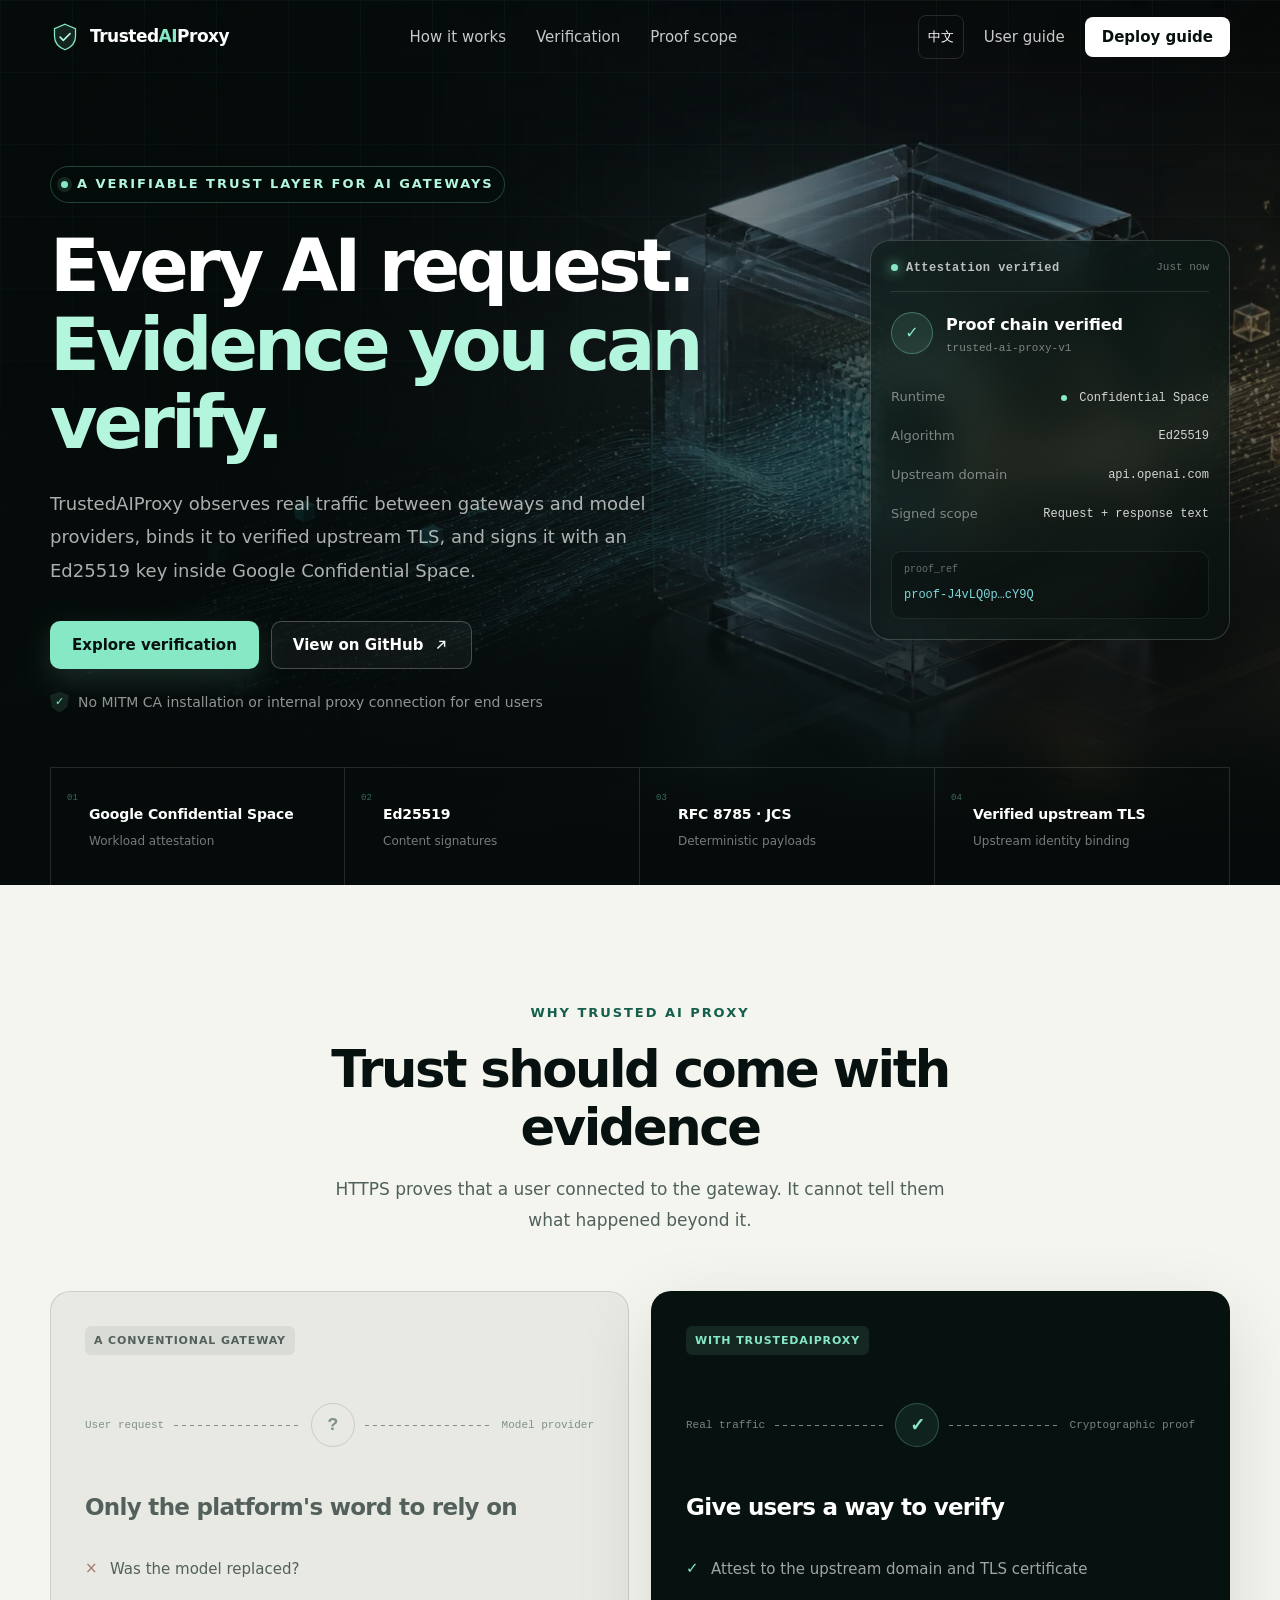
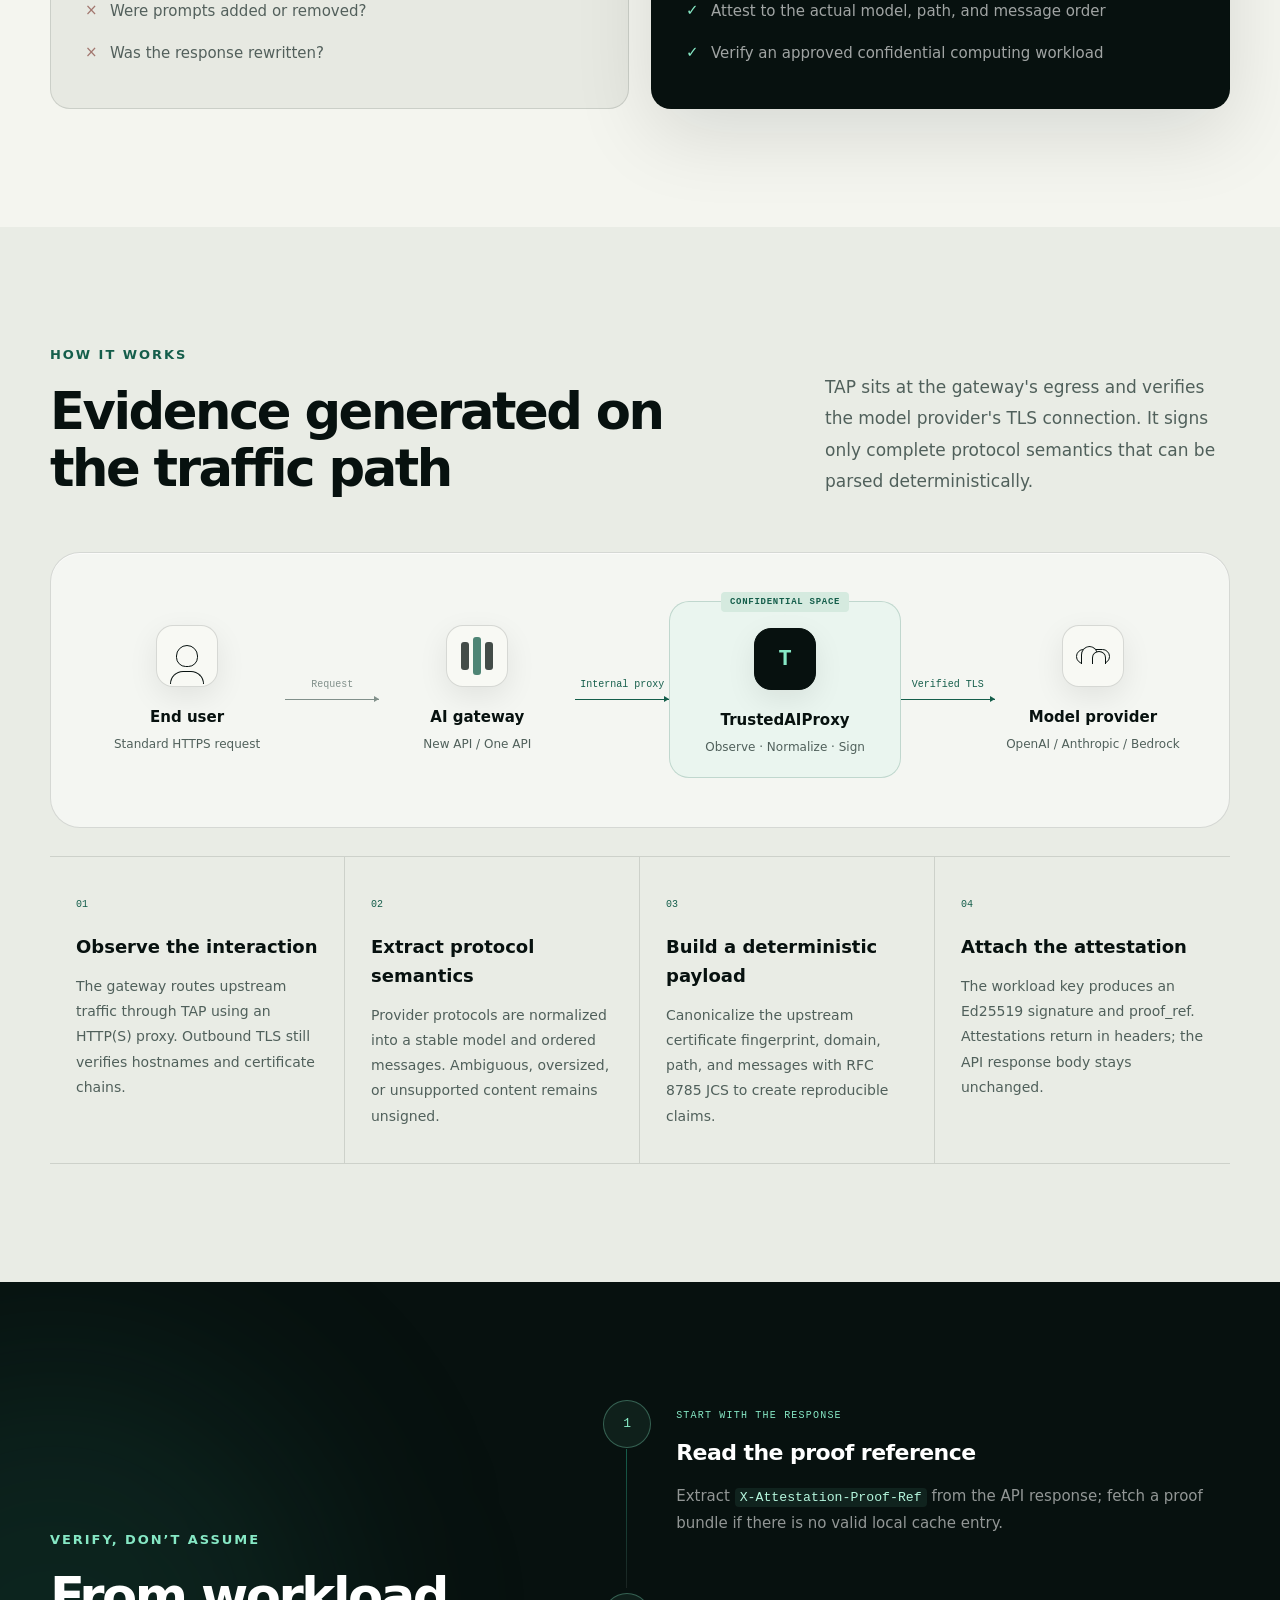
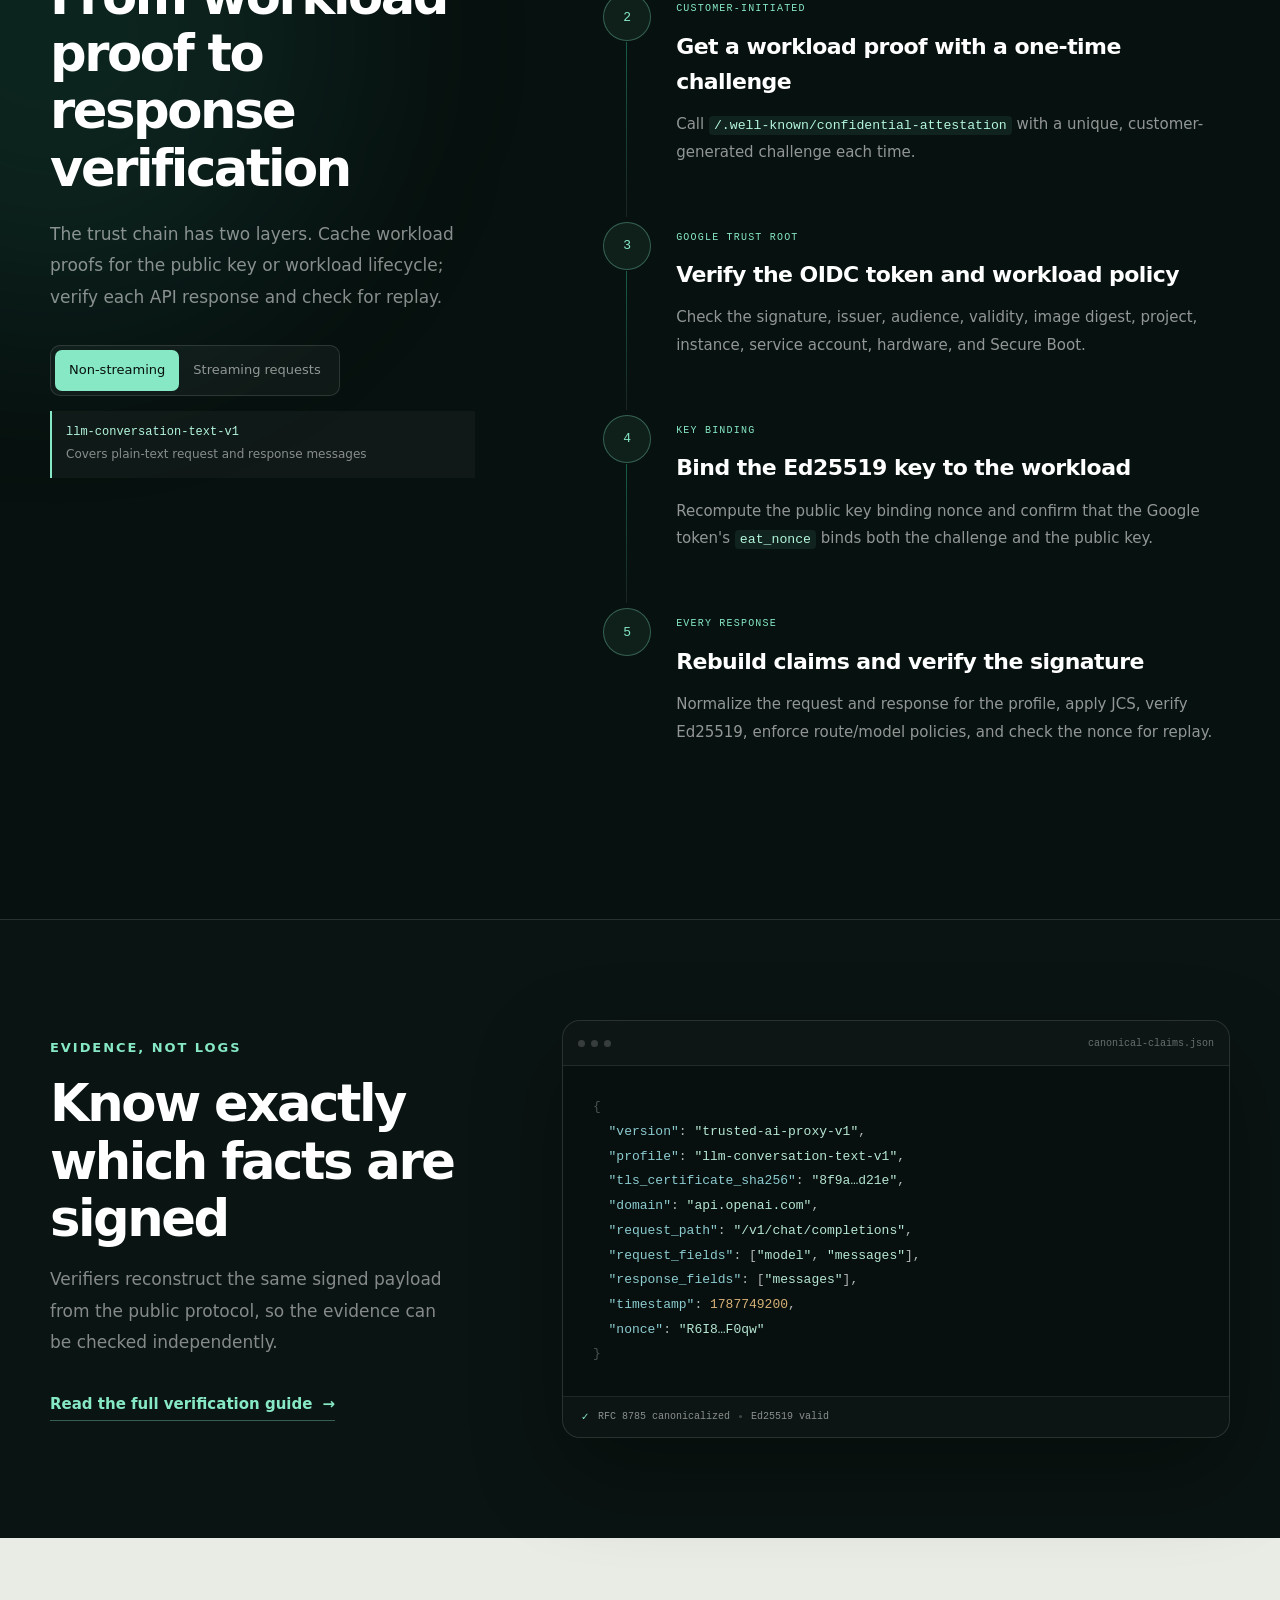
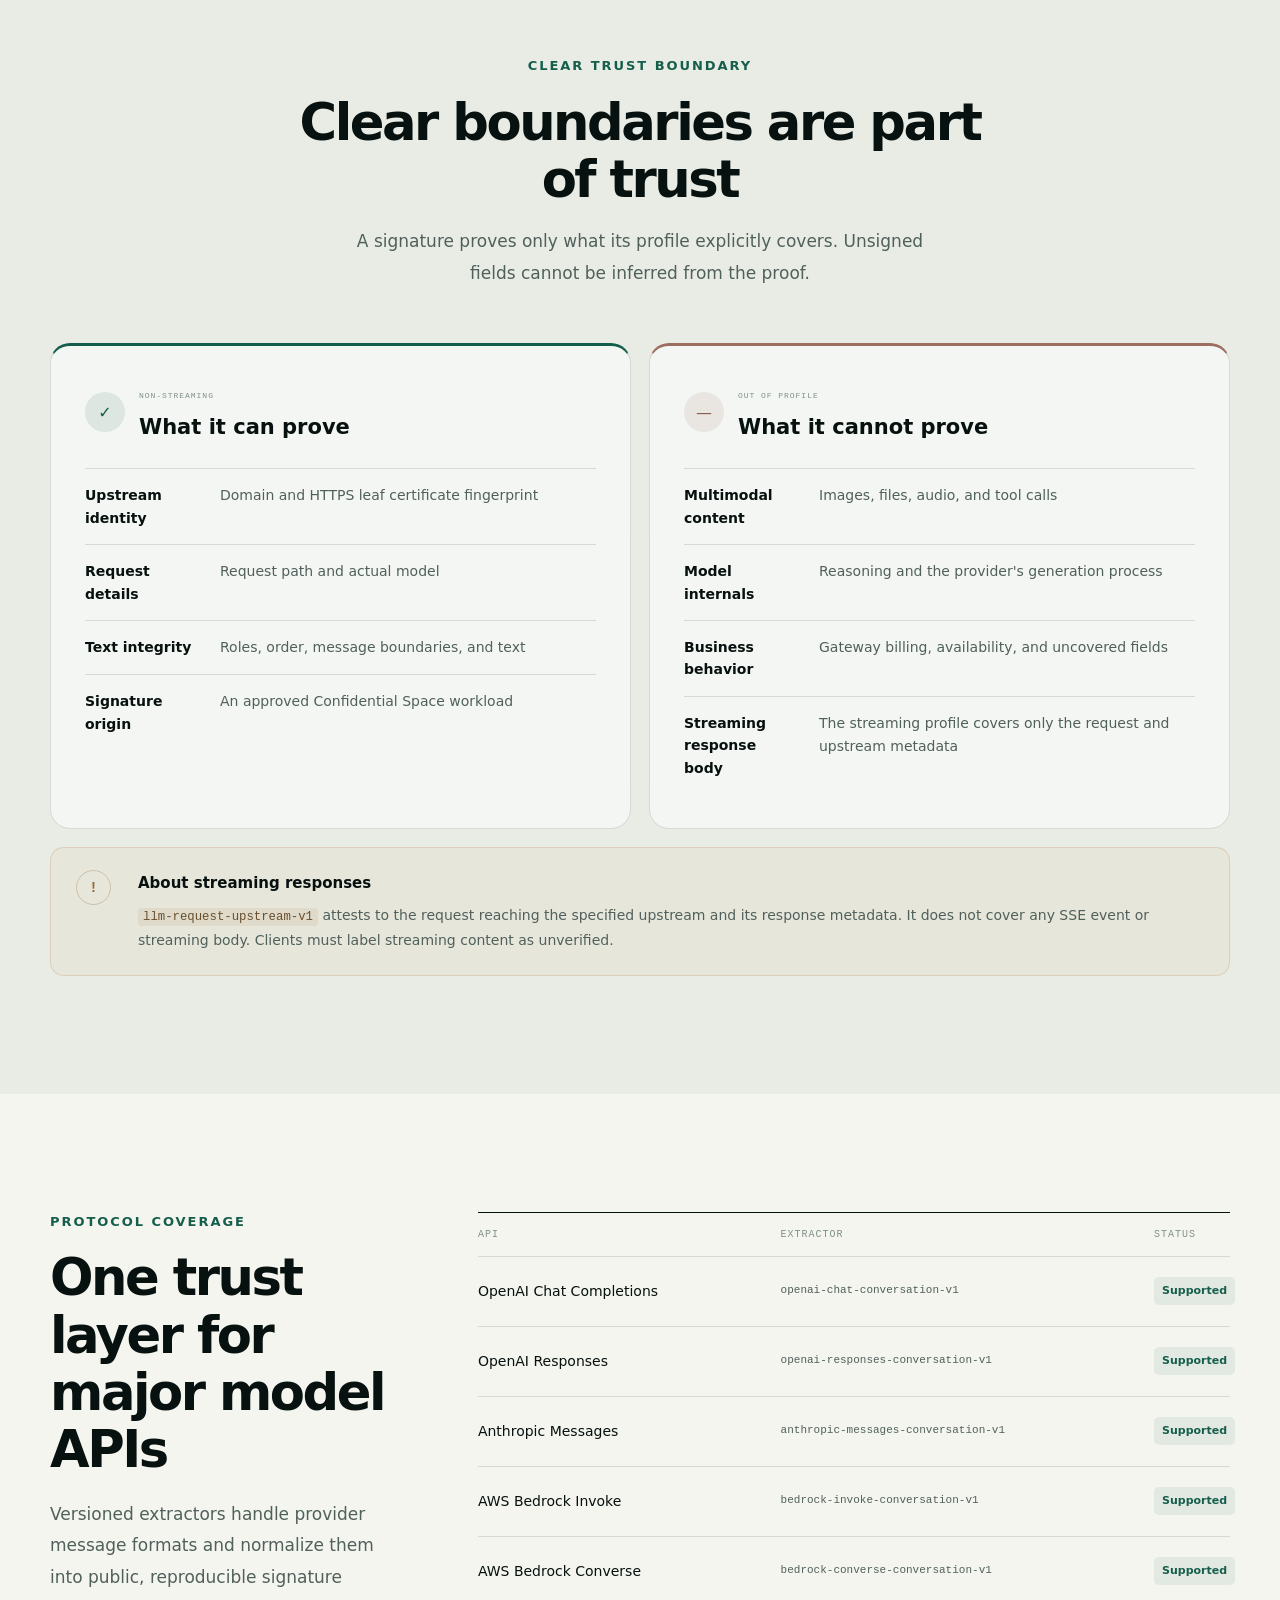
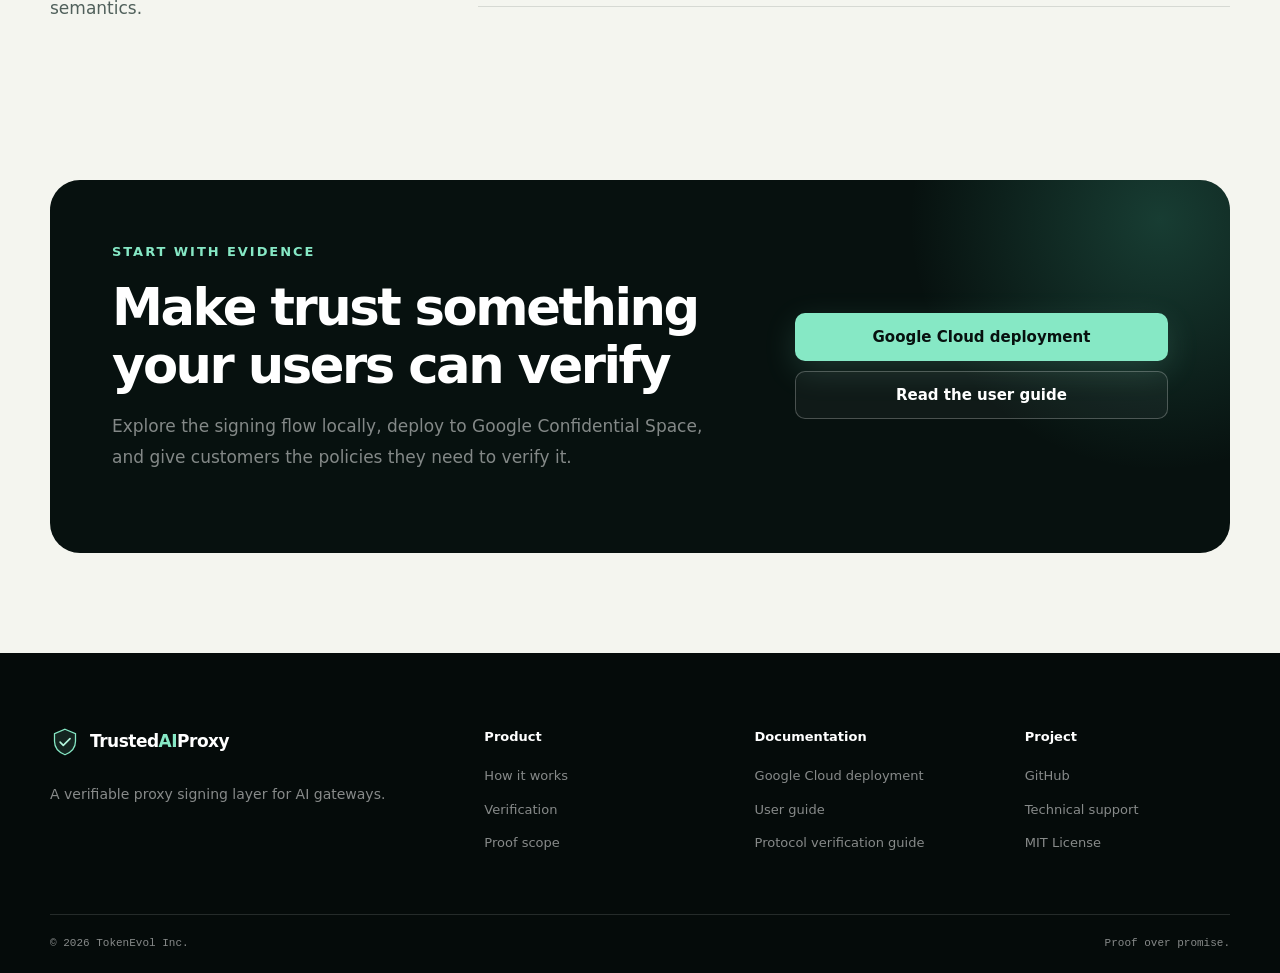
<file: website/index.html>
<!doctype html>
<html lang="en">
  <head>
    <meta charset="UTF-8" />
    <meta name="viewport" content="width=device-width, initial-scale=1" />
    <meta
      name="description"
      content="TrustedAIProxy provides independently verifiable request and response attestations for AI gateways, using Google Confidential Space, Ed25519, and verified upstream TLS."
    />
    <link rel="alternate" hreflang="en" href="index.html" />
    <link rel="alternate" hreflang="zh-CN" href="zh/index.html" />
    <link rel="alternate" hreflang="x-default" href="index.html" />
    <meta name="theme-color" content="#07110f" />
    <meta property="og:title" content="TrustedAIProxy | Verifiable evidence for AI gateways" />
    <meta
      property="og:description"
      content="Give users evidence they can verify for themselves."
    />
    <title>TrustedAIProxy | Verifiable AI Gateway Attestations</title>
    <script>document.documentElement.classList.add("js")</script>
    <link rel="stylesheet" href="assets/styles.css" />
    <script defer src="assets/site.js"></script>
  </head>
  <body>
    <a class="skip-link" href="#main">Skip to main content</a>
    <header class="site-header" data-header>
      <div class="shell header-inner">
        <a class="brand" href="index.html" aria-label="TrustedAIProxy home">
          <svg class="brand-mark" viewBox="0 0 40 40" aria-hidden="true">
            <path d="M20 3 34 9v10c0 9.2-5.7 14.8-14 18-8.3-3.2-14-8.8-14-18V9l14-6Z" />
            <path d="m13.5 20.2 4.2 4.2 9-9" />
          </svg>
          <span>Trusted<span>AI</span>Proxy</span>
        </a>
        <nav class="desktop-nav" aria-label="Main navigation">
          <a href="#principle">How it works</a>
          <a href="#verification">Verification</a>
          <a href="#scope">Proof scope</a>
        </nav>
        <div class="header-actions">
          <a class="language-switch" href="zh/index.html" lang="zh-CN" hreflang="zh-CN" aria-label="切换到中文" data-language-switch>中文</a>
          <a class="text-link desktop-only" href="user-guide.html">User guide</a>
          <a class="button button-small button-light" href="deploy.html">Deploy guide</a>
          <button class="menu-button" type="button" aria-label="Open menu" aria-expanded="false" data-menu-button>
            <span></span><span></span>
          </button>
        </div>
      </div>
      <nav class="mobile-nav" aria-label="Mobile navigation" data-mobile-nav>
        <a href="#principle">How it works</a>
        <a href="#verification">Verification</a>
        <a href="#scope">Proof scope</a>
        <a href="user-guide.html">User guide</a>
        <a href="deploy.html">Google Cloud deployment</a>
      </nav>
    </header>

    <main id="main">
      <section class="hero">
        <div class="hero-media" aria-hidden="true"></div>
        <div class="hero-grid" aria-hidden="true"></div>
        <div class="shell hero-inner">
          <div class="hero-copy reveal">
            <div class="eyebrow"><span class="live-dot"></span> A verifiable trust layer for AI gateways</div>
            <h1>Every AI request.<br /><em>Evidence you can verify.</em></h1>
            <p>
              TrustedAIProxy observes real traffic between gateways and model providers, binds it to verified upstream TLS, and signs it with an Ed25519 key inside Google Confidential Space.
            </p>
            <div class="hero-actions">
              <a class="button button-primary" href="#verification">Explore verification</a>
              <a class="button button-ghost" href="https://github.com/tokenevol/TrustedAIProxy" target="_blank" rel="noreferrer">
                View on GitHub
                <svg viewBox="0 0 20 20" aria-hidden="true"><path d="M6 14 14 6m-6 0h6v6" /></svg>
              </a>
            </div>
            <div class="hero-note">
              <span class="mini-shield" aria-hidden="true">✓</span>
              No MITM CA installation or internal proxy connection for end users
            </div>
          </div>

          <div class="proof-card reveal reveal-delay" aria-label="Example of successful verification">
            <div class="proof-card-top">
              <div class="proof-card-title"><span></span> Attestation verified</div>
              <div class="proof-card-time">Just now</div>
            </div>
            <div class="proof-status">
              <div class="proof-check">✓</div>
              <div>
                <strong>Proof chain verified</strong>
                <small>trusted-ai-proxy-v1</small>
              </div>
            </div>
            <dl class="proof-fields">
              <div><dt>Runtime</dt><dd><span class="verified-dot"></span> Confidential Space</dd></div>
              <div><dt>Algorithm</dt><dd>Ed25519</dd></div>
              <div><dt>Upstream domain</dt><dd>api.openai.com</dd></div>
              <div><dt>Signed scope</dt><dd>Request + response text</dd></div>
            </dl>
            <div class="proof-hash">
              <span>proof_ref</span>
              <code>proof-J4vLQ0p…cY9Q</code>
            </div>
          </div>
        </div>
        <div class="shell trust-strip" aria-label="Core technologies">
          <div><span>01</span><strong>Google Confidential Space</strong><small>Workload attestation</small></div>
          <div><span>02</span><strong>Ed25519</strong><small>Content signatures</small></div>
          <div><span>03</span><strong>RFC 8785 · JCS</strong><small>Deterministic payloads</small></div>
          <div><span>04</span><strong>Verified upstream TLS</strong><small>Upstream identity binding</small></div>
        </div>
      </section>

      <section class="section problem-section">
        <div class="shell">
          <div class="section-heading narrow reveal">
            <div class="kicker">WHY TRUSTED AI PROXY</div>
            <h2>Trust should come with evidence</h2>
            <p>HTTPS proves that a user connected to the gateway. It cannot tell them what happened beyond it.</p>
          </div>
          <div class="problem-grid">
            <article class="problem-card muted reveal">
              <div class="card-label">A conventional gateway</div>
              <div class="uncertain-path">
                <span>User request</span><i></i><b>?</b><i></i><span>Model provider</span>
              </div>
              <h3>Only the platform's word to rely on</h3>
              <ul class="cross-list">
                <li>Was the model replaced?</li>
                <li>Were prompts added or removed?</li>
                <li>Was the response rewritten?</li>
              </ul>
            </article>
            <article class="problem-card trusted reveal reveal-delay">
              <div class="card-label">With TrustedAIProxy</div>
              <div class="certain-path">
                <span>Real traffic</span><i></i><b>✓</b><i></i><span>Cryptographic proof</span>
              </div>
              <h3>Give users a way to verify</h3>
              <ul class="check-list">
                <li>Attest to the upstream domain and TLS certificate</li>
                <li>Attest to the actual model, path, and message order</li>
                <li>Verify an approved confidential computing workload</li>
              </ul>
            </article>
          </div>
        </div>
      </section>

      <section class="section architecture-section" id="principle">
        <div class="shell">
          <div class="section-heading split-heading reveal">
            <div>
              <div class="kicker">HOW IT WORKS</div>
              <h2>Evidence generated on the traffic path</h2>
            </div>
            <p>
              TAP sits at the gateway's egress and verifies the model provider's TLS connection. It signs only complete protocol semantics that can be parsed deterministically.
            </p>
          </div>

          <div class="architecture-panel reveal">
            <div class="arch-node">
              <div class="node-icon user-icon" aria-hidden="true"><span></span></div>
              <strong>End user</strong><small>Standard HTTPS request</small>
            </div>
            <div class="arch-link"><span>Request</span><i></i></div>
            <div class="arch-node">
              <div class="node-icon gateway-icon" aria-hidden="true"><i></i><i></i><i></i></div>
              <strong>AI gateway</strong><small>New API / One API</small>
            </div>
            <div class="arch-link active"><span>Internal proxy</span><i></i></div>
            <div class="arch-node tap-node">
              <div class="confidential-tag">CONFIDENTIAL SPACE</div>
              <div class="node-icon tap-icon" aria-hidden="true">T</div>
              <strong>TrustedAIProxy</strong><small>Observe · Normalize · Sign</small>
            </div>
            <div class="arch-link active"><span>Verified TLS</span><i></i></div>
            <div class="arch-node">
              <div class="node-icon cloud-icon" aria-hidden="true"><span></span></div>
              <strong>Model provider</strong><small>OpenAI / Anthropic / Bedrock</small>
            </div>
          </div>

          <div class="principle-steps">
            <article class="principle-step reveal"><span>01</span><h3>Observe the interaction</h3><p>The gateway routes upstream traffic through TAP using an HTTP(S) proxy. Outbound TLS still verifies hostnames and certificate chains.</p></article>
            <article class="principle-step reveal"><span>02</span><h3>Extract protocol semantics</h3><p>Provider protocols are normalized into a stable model and ordered messages. Ambiguous, oversized, or unsupported content remains unsigned.</p></article>
            <article class="principle-step reveal"><span>03</span><h3>Build a deterministic payload</h3><p>Canonicalize the upstream certificate fingerprint, domain, path, and messages with RFC 8785 JCS to create reproducible claims.</p></article>
            <article class="principle-step reveal"><span>04</span><h3>Attach the attestation</h3><p>The workload key produces an Ed25519 signature and proof_ref. Attestations return in headers; the API response body stays unchanged.</p></article>
          </div>
        </div>
      </section>

      <section class="section verification-section" id="verification">
        <div class="shell verification-layout">
          <div class="verification-intro reveal">
            <div class="kicker">VERIFY, DON’T ASSUME</div>
            <h2>From workload proof to response verification</h2>
            <p>The trust chain has two layers. Cache workload proofs for the public key or workload lifecycle; verify each API response and check for replay.</p>
            <div class="profile-switch" role="tablist" aria-label="Attestation type">
              <button class="active" type="button" role="tab" aria-selected="true" data-profile="conversation">Non-streaming</button>
              <button type="button" role="tab" aria-selected="false" data-profile="stream">Streaming requests</button>
            </div>
            <div class="profile-note" data-profile-note>
              <strong>llm-conversation-text-v1</strong>
              <span>Covers plain-text request and response messages</span>
            </div>
          </div>

          <ol class="verification-timeline">
            <li class="reveal">
              <span>1</span>
              <div><small>Start with the response</small><h3>Read the proof reference</h3><p>Extract <code>X-Attestation-Proof-Ref</code> from the API response; fetch a proof bundle if there is no valid local cache entry.</p></div>
            </li>
            <li class="reveal">
              <span>2</span>
              <div><small>Customer-initiated</small><h3>Get a workload proof with a one-time challenge</h3><p>Call <code>/.well-known/confidential-attestation</code> with a unique, customer-generated challenge each time.</p></div>
            </li>
            <li class="reveal">
              <span>3</span>
              <div><small>Google trust root</small><h3>Verify the OIDC token and workload policy</h3><p>Check the signature, issuer, audience, validity, image digest, project, instance, service account, hardware, and Secure Boot.</p></div>
            </li>
            <li class="reveal">
              <span>4</span>
              <div><small>Key binding</small><h3>Bind the Ed25519 key to the workload</h3><p>Recompute the public key binding nonce and confirm that the Google token's <code>eat_nonce</code> binds both the challenge and the public key.</p></div>
            </li>
            <li class="reveal">
              <span>5</span>
              <div><small>Every response</small><h3>Rebuild claims and verify the signature</h3><p>Normalize the request and response for the profile, apply JCS, verify Ed25519, enforce route/model policies, and check the nonce for replay.</p></div>
            </li>
          </ol>
        </div>
      </section>

      <section class="evidence-section">
        <div class="shell evidence-grid">
          <div class="evidence-copy reveal">
            <div class="kicker">EVIDENCE, NOT LOGS</div>
            <h2>Know exactly which facts are signed</h2>
            <p>Verifiers reconstruct the same signed payload from the public protocol, so the evidence can be checked independently.</p>
            <a class="inline-link" href="user-guide.html">Read the full verification guide <span>→</span></a>
          </div>
          <div class="claims-window reveal reveal-delay">
            <div class="window-bar"><span></span><span></span><span></span><small>canonical-claims.json</small></div>
            <pre><code><span class="c-dim">{</span>
  <span class="c-key">"version"</span>: <span class="c-value">"trusted-ai-proxy-v1"</span>,
  <span class="c-key">"profile"</span>: <span class="c-value">"llm-conversation-text-v1"</span>,
  <span class="c-key">"tls_certificate_sha256"</span>: <span class="c-value">"8f9a…d21e"</span>,
  <span class="c-key">"domain"</span>: <span class="c-value">"api.openai.com"</span>,
  <span class="c-key">"request_path"</span>: <span class="c-value">"/v1/chat/completions"</span>,
  <span class="c-key">"request_fields"</span>: [<span class="c-value">"model"</span>, <span class="c-value">"messages"</span>],
  <span class="c-key">"response_fields"</span>: [<span class="c-value">"messages"</span>],
  <span class="c-key">"timestamp"</span>: <span class="c-num">1787749200</span>,
  <span class="c-key">"nonce"</span>: <span class="c-value">"R6I8…F0qw"</span>
<span class="c-dim">}</span></code></pre>
            <div class="window-status"><span>✓</span> RFC 8785 canonicalized <i></i> Ed25519 valid</div>
          </div>
        </div>
      </section>

      <section class="section scope-section" id="scope">
        <div class="shell">
          <div class="section-heading narrow reveal">
            <div class="kicker">CLEAR TRUST BOUNDARY</div>
            <h2>Clear boundaries are part of trust</h2>
            <p>A signature proves only what its profile explicitly covers. Unsigned fields cannot be inferred from the proof.</p>
          </div>
          <div class="scope-grid">
            <article class="scope-card can reveal">
              <div class="scope-title"><span>✓</span><div><small>NON-STREAMING</small><h3>What it can prove</h3></div></div>
              <ul>
                <li><strong>Upstream identity</strong><span>Domain and HTTPS leaf certificate fingerprint</span></li>
                <li><strong>Request details</strong><span>Request path and actual model</span></li>
                <li><strong>Text integrity</strong><span>Roles, order, message boundaries, and text</span></li>
                <li><strong>Signature origin</strong><span>An approved Confidential Space workload</span></li>
              </ul>
            </article>
            <article class="scope-card cannot reveal reveal-delay">
              <div class="scope-title"><span>—</span><div><small>OUT OF PROFILE</small><h3>What it cannot prove</h3></div></div>
              <ul>
                <li><strong>Multimodal content</strong><span>Images, files, audio, and tool calls</span></li>
                <li><strong>Model internals</strong><span>Reasoning and the provider's generation process</span></li>
                <li><strong>Business behavior</strong><span>Gateway billing, availability, and uncovered fields</span></li>
                <li><strong>Streaming response body</strong><span>The streaming profile covers only the request and upstream metadata</span></li>
              </ul>
            </article>
          </div>
          <div class="stream-warning reveal">
            <div class="warning-mark">!</div>
            <div><strong>About streaming responses</strong><p><code>llm-request-upstream-v1</code> attests to the request reaching the specified upstream and its response metadata. It does not cover any SSE event or streaming body. Clients must label streaming content as unverified.</p></div>
          </div>
        </div>
      </section>

      <section class="section support-section">
        <div class="shell support-layout">
          <div class="support-copy reveal">
            <div class="kicker">PROTOCOL COVERAGE</div>
            <h2>One trust layer for major model APIs</h2>
            <p>Versioned extractors handle provider message formats and normalize them into public, reproducible signature semantics.</p>
          </div>
          <div class="support-table reveal reveal-delay">
            <div class="support-row header-row"><span>API</span><span>Extractor</span><span>Status</span></div>
            <div class="support-row"><span>OpenAI Chat Completions</span><code>openai-chat-conversation-v1</code><b>Supported</b></div>
            <div class="support-row"><span>OpenAI Responses</span><code>openai-responses-conversation-v1</code><b>Supported</b></div>
            <div class="support-row"><span>Anthropic Messages</span><code>anthropic-messages-conversation-v1</code><b>Supported</b></div>
            <div class="support-row"><span>AWS Bedrock Invoke</span><code>bedrock-invoke-conversation-v1</code><b>Supported</b></div>
            <div class="support-row"><span>AWS Bedrock Converse</span><code>bedrock-converse-conversation-v1</code><b>Supported</b></div>
          </div>
        </div>
      </section>

      <section class="cta-section">
        <div class="shell cta-panel reveal">
          <div class="cta-glow" aria-hidden="true"></div>
          <div>
            <div class="kicker">START WITH EVIDENCE</div>
            <h2>Make trust something your users can verify</h2>
            <p>Explore the signing flow locally, deploy to Google Confidential Space, and give customers the policies they need to verify it.</p>
          </div>
          <div class="cta-links">
            <a class="button button-primary" href="deploy.html">Google Cloud deployment</a>
            <a class="button button-ghost" href="user-guide.html">Read the user guide</a>
          </div>
        </div>
      </section>
    </main>

    <footer class="site-footer">
      <div class="shell footer-main">
        <div class="footer-brand">
          <a class="brand" href="index.html">
            <svg class="brand-mark" viewBox="0 0 40 40" aria-hidden="true"><path d="M20 3 34 9v10c0 9.2-5.7 14.8-14 18-8.3-3.2-14-8.8-14-18V9l14-6Z" /><path d="m13.5 20.2 4.2 4.2 9-9" /></svg>
            <span>Trusted<span>AI</span>Proxy</span>
          </a>
          <p>A verifiable proxy signing layer for AI gateways.</p>
        </div>
        <div class="footer-links"><strong>Product</strong><a href="#principle">How it works</a><a href="#verification">Verification</a><a href="#scope">Proof scope</a></div>
        <div class="footer-links"><strong>Documentation</strong><a href="deploy.html">Google Cloud deployment</a><a href="user-guide.html">User guide</a><a href="https://github.com/tokenevol/TrustedAIProxy/blob/main/docs/customer-verification-guide.md" target="_blank" rel="noreferrer">Protocol verification guide</a></div>
        <div class="footer-links"><strong>Project</strong><a href="https://github.com/tokenevol/TrustedAIProxy" target="_blank" rel="noreferrer">GitHub</a><a href="mailto:business@tokenevol.com">Technical support</a><a href="https://github.com/tokenevol/TrustedAIProxy/blob/main/LICENSE" target="_blank" rel="noreferrer">MIT License</a></div>
      </div>
      <div class="shell footer-bottom"><span>© 2026 TokenEvol Inc.</span><span>Proof over promise.</span></div>
    </footer>
  </body>
</html>
</file>
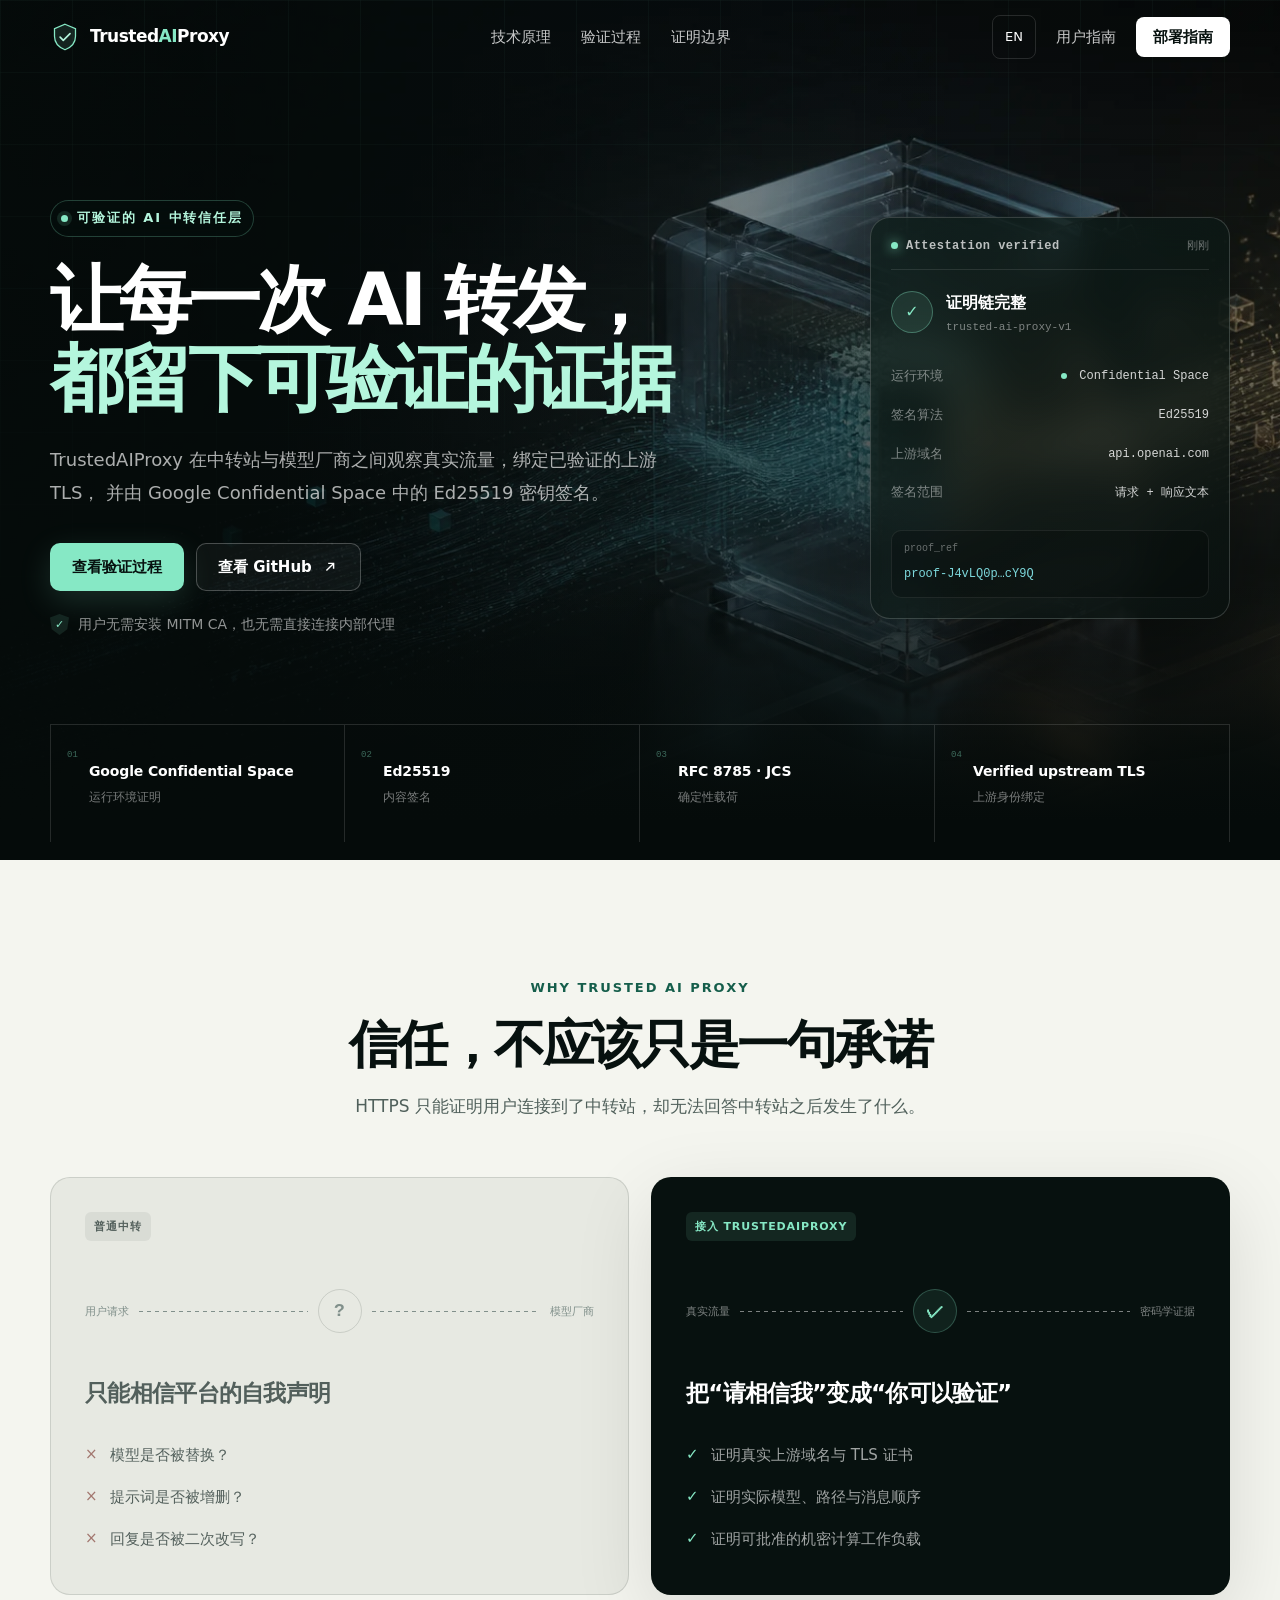
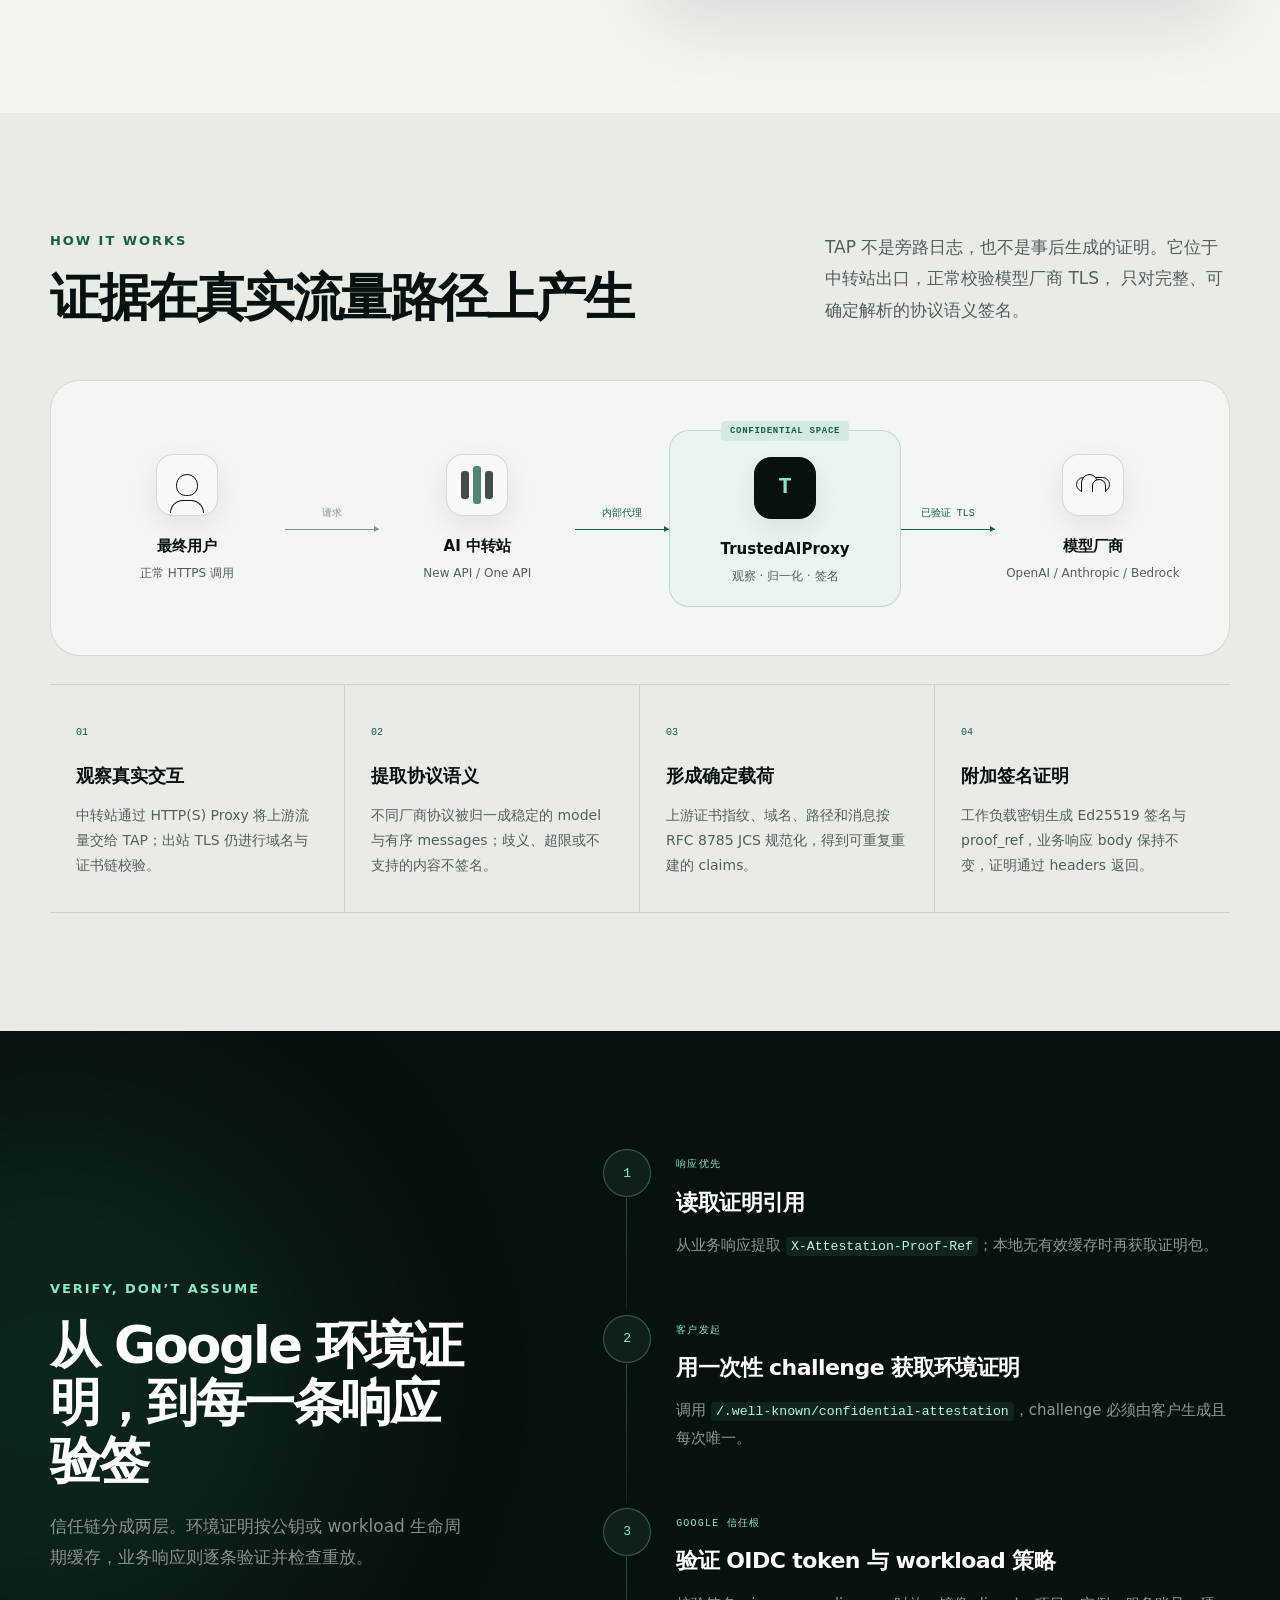
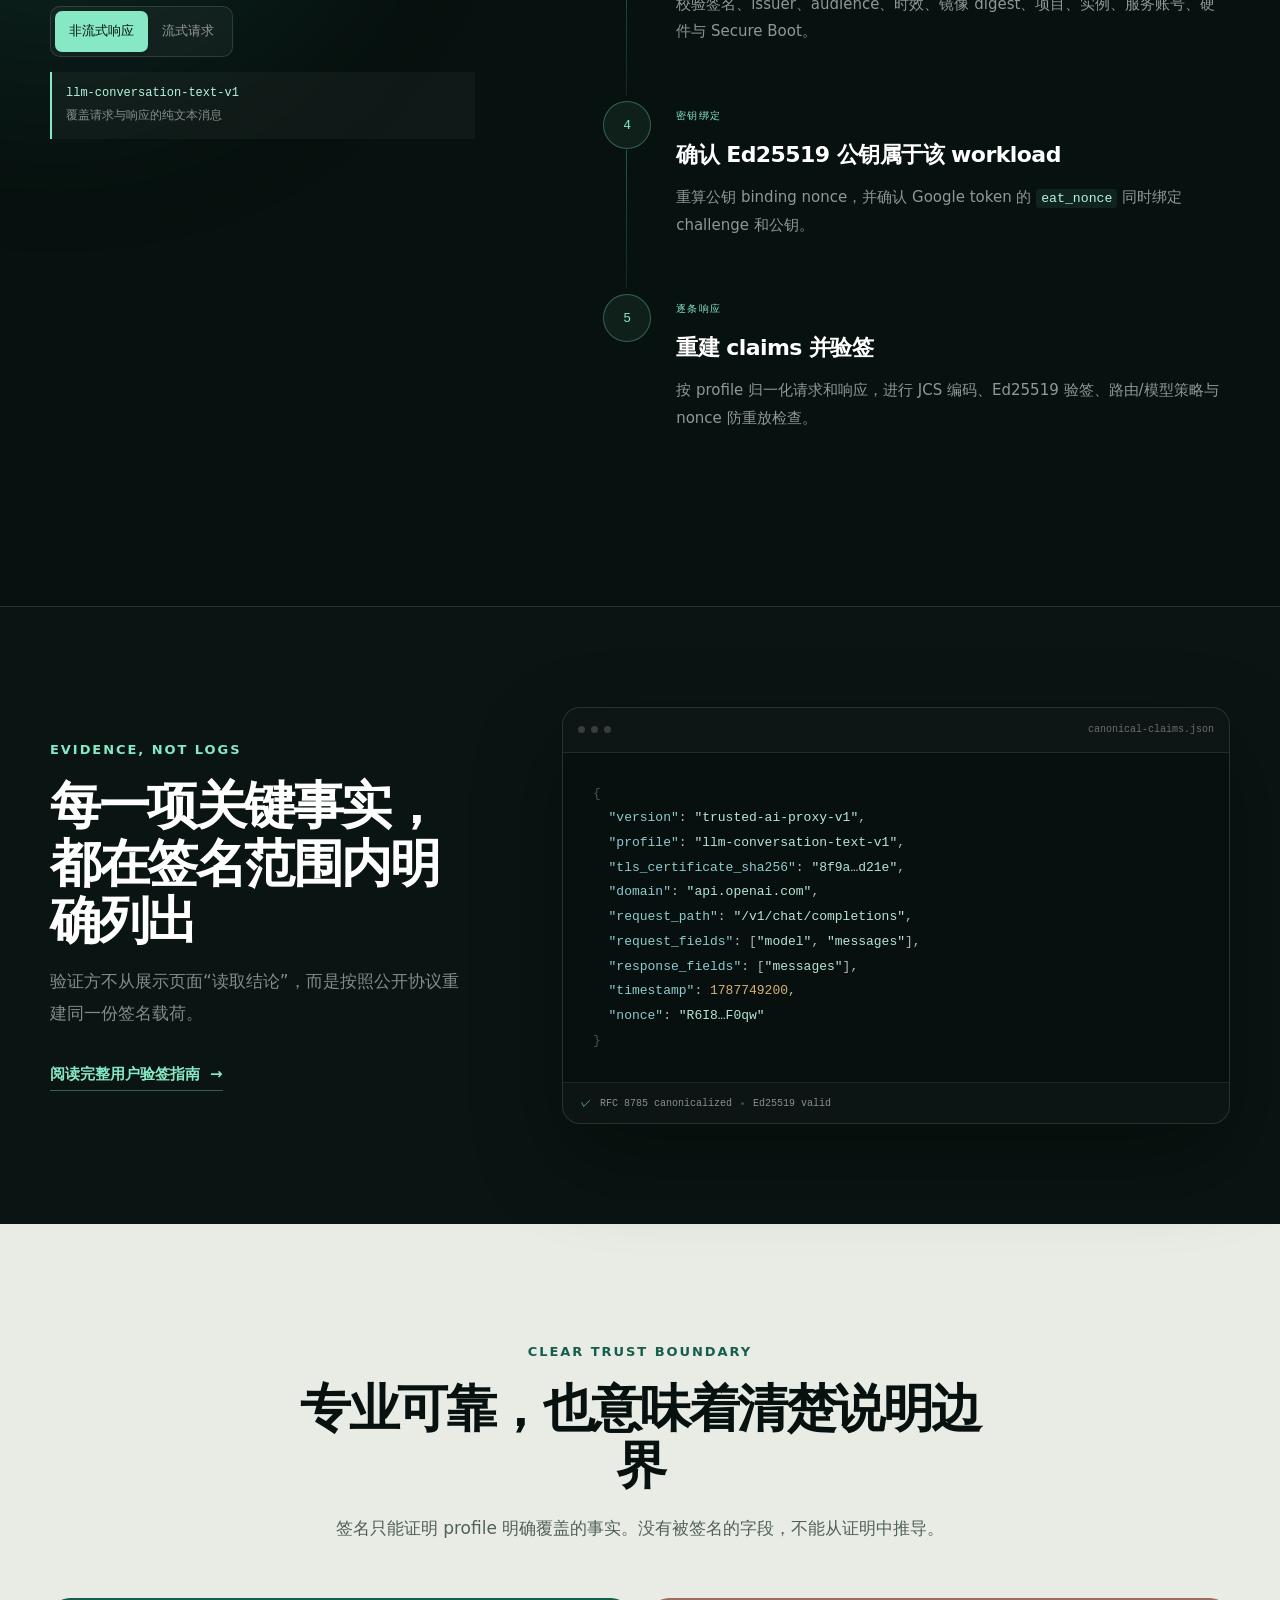
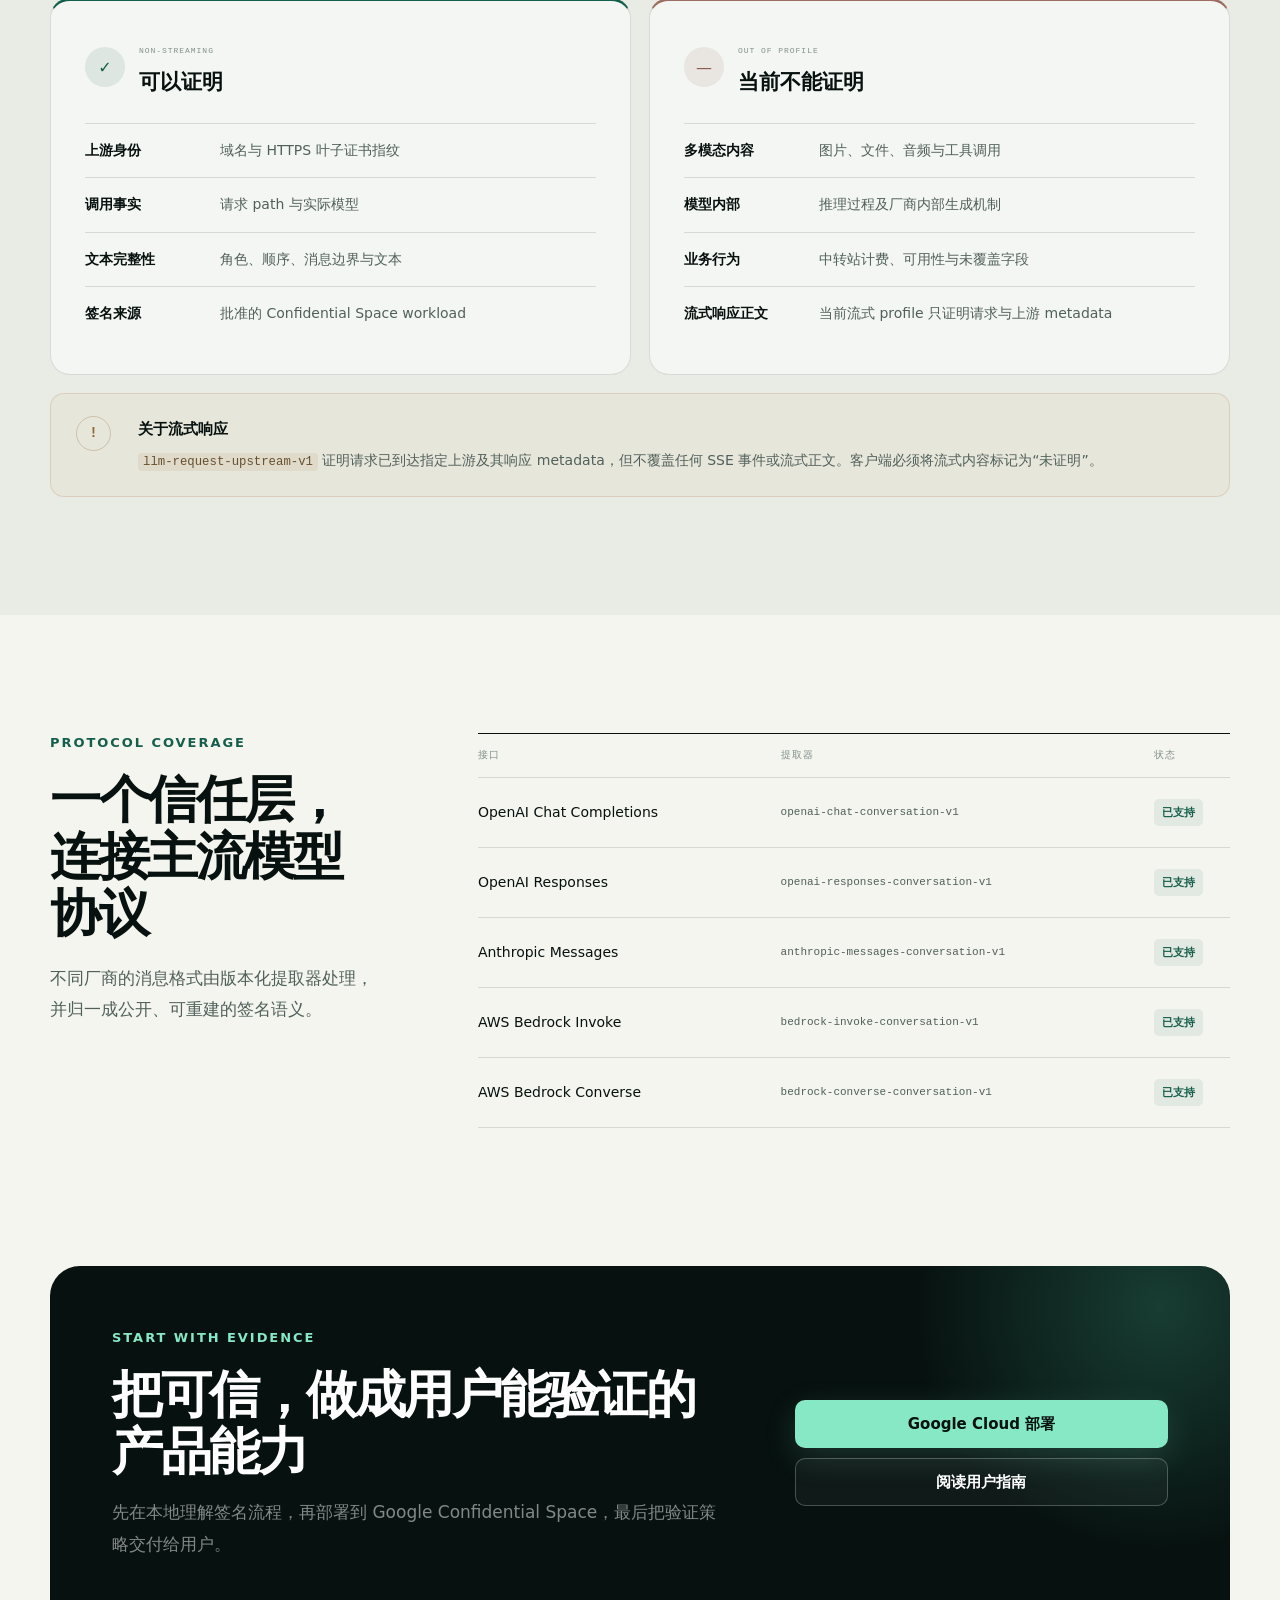
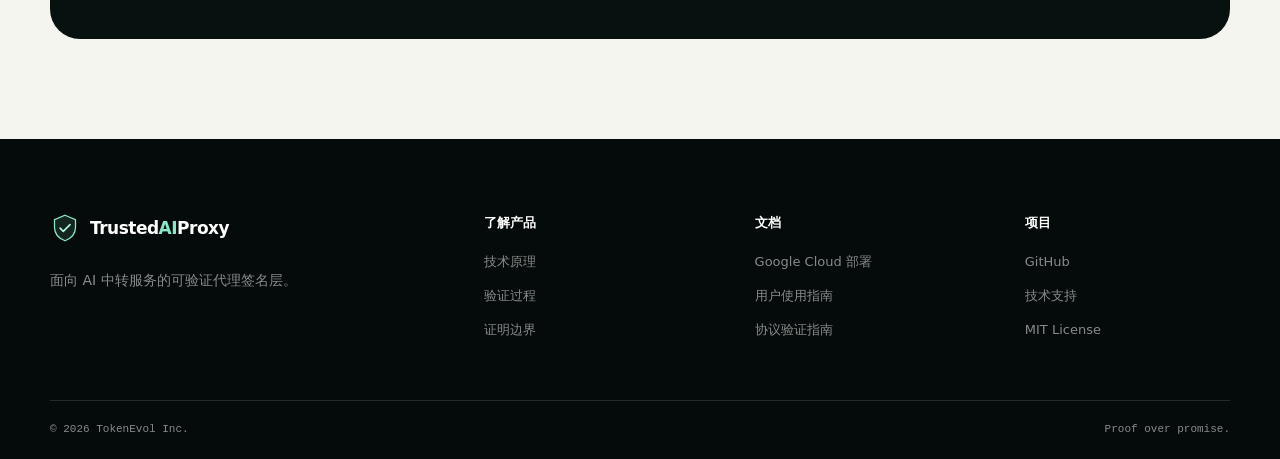
<file: website/zh/index.html>
<!doctype html>
<html lang="zh-CN">
  <head>
    <meta charset="UTF-8" />
    <meta name="viewport" content="width=device-width, initial-scale=1" />
    <meta
      name="description"
      content="TrustedAIProxy 为 AI 中转服务提供可独立验证的请求与响应证明。基于 Google Confidential Space、Ed25519 与经过验证的上游 TLS。"
    />
    <link rel="alternate" hreflang="en" href="../index.html" />
    <link rel="alternate" hreflang="zh-CN" href="index.html" />
    <link rel="alternate" hreflang="x-default" href="../index.html" />
    <meta name="theme-color" content="#07110f" />
    <meta property="og:title" content="TrustedAIProxy｜让 AI 转发留下可验证的证据" />
    <meta
      property="og:description"
      content="不是要求用户相信，而是让用户亲自验证。"
    />
    <title>TrustedAIProxy｜可信 AI 转发证明</title>
    <script>document.documentElement.classList.add("js")</script>
    <link rel="stylesheet" href="../assets/styles.css" />
    <script defer src="../assets/site.js"></script>
  </head>
  <body>
    <a class="skip-link" href="#main">跳到主要内容</a>
    <header class="site-header" data-header>
      <div class="shell header-inner">
        <a class="brand" href="index.html" aria-label="TrustedAIProxy 首页">
          <svg class="brand-mark" viewBox="0 0 40 40" aria-hidden="true">
            <path d="M20 3 34 9v10c0 9.2-5.7 14.8-14 18-8.3-3.2-14-8.8-14-18V9l14-6Z" />
            <path d="m13.5 20.2 4.2 4.2 9-9" />
          </svg>
          <span>Trusted<span>AI</span>Proxy</span>
        </a>
        <nav class="desktop-nav" aria-label="主导航">
          <a href="#principle">技术原理</a>
          <a href="#verification">验证过程</a>
          <a href="#scope">证明边界</a>
        </nav>
        <div class="header-actions">
          <a class="language-switch" href="../index.html" lang="en" hreflang="en" aria-label="Switch to English" data-language-switch>EN</a>
          <a class="text-link desktop-only" href="user-guide.html">用户指南</a>
          <a class="button button-small button-light" href="deploy.html">部署指南</a>
          <button class="menu-button" type="button" aria-label="打开菜单" aria-expanded="false" data-menu-button>
            <span></span><span></span>
          </button>
        </div>
      </div>
      <nav class="mobile-nav" aria-label="移动端导航" data-mobile-nav>
        <a href="#principle">技术原理</a>
        <a href="#verification">验证过程</a>
        <a href="#scope">证明边界</a>
        <a href="user-guide.html">用户指南</a>
        <a href="deploy.html">Google Cloud 部署</a>
      </nav>
    </header>

    <main id="main">
      <section class="hero">
        <div class="hero-media" aria-hidden="true"></div>
        <div class="hero-grid" aria-hidden="true"></div>
        <div class="shell hero-inner">
          <div class="hero-copy reveal">
            <div class="eyebrow"><span class="live-dot"></span> 可验证的 AI 中转信任层</div>
            <h1>让每一次 AI 转发，<br /><em>都留下可验证的证据</em></h1>
            <p>
              TrustedAIProxy 在中转站与模型厂商之间观察真实流量，绑定已验证的上游 TLS，
              并由 Google Confidential Space 中的 Ed25519 密钥签名。
            </p>
            <div class="hero-actions">
              <a class="button button-primary" href="#verification">查看验证过程</a>
              <a class="button button-ghost" href="https://github.com/tokenevol/TrustedAIProxy" target="_blank" rel="noreferrer">
                查看 GitHub
                <svg viewBox="0 0 20 20" aria-hidden="true"><path d="M6 14 14 6m-6 0h6v6" /></svg>
              </a>
            </div>
            <div class="hero-note">
              <span class="mini-shield" aria-hidden="true">✓</span>
              用户无需安装 MITM CA，也无需直接连接内部代理
            </div>
          </div>

          <div class="proof-card reveal reveal-delay" aria-label="验签成功示例">
            <div class="proof-card-top">
              <div class="proof-card-title"><span></span> Attestation verified</div>
              <div class="proof-card-time">刚刚</div>
            </div>
            <div class="proof-status">
              <div class="proof-check">✓</div>
              <div>
                <strong>证明链完整</strong>
                <small>trusted-ai-proxy-v1</small>
              </div>
            </div>
            <dl class="proof-fields">
              <div><dt>运行环境</dt><dd><span class="verified-dot"></span> Confidential Space</dd></div>
              <div><dt>签名算法</dt><dd>Ed25519</dd></div>
              <div><dt>上游域名</dt><dd>api.openai.com</dd></div>
              <div><dt>签名范围</dt><dd>请求 + 响应文本</dd></div>
            </dl>
            <div class="proof-hash">
              <span>proof_ref</span>
              <code>proof-J4vLQ0p…cY9Q</code>
            </div>
          </div>
        </div>
        <div class="shell trust-strip" aria-label="核心技术">
          <div><span>01</span><strong>Google Confidential Space</strong><small>运行环境证明</small></div>
          <div><span>02</span><strong>Ed25519</strong><small>内容签名</small></div>
          <div><span>03</span><strong>RFC 8785 · JCS</strong><small>确定性载荷</small></div>
          <div><span>04</span><strong>Verified upstream TLS</strong><small>上游身份绑定</small></div>
        </div>
      </section>

      <section class="section problem-section">
        <div class="shell">
          <div class="section-heading narrow reveal">
            <div class="kicker">WHY TRUSTED AI PROXY</div>
            <h2>信任，不应该只是一句承诺</h2>
            <p>HTTPS 只能证明用户连接到了中转站，却无法回答中转站之后发生了什么。</p>
          </div>
          <div class="problem-grid">
            <article class="problem-card muted reveal">
              <div class="card-label">普通中转</div>
              <div class="uncertain-path">
                <span>用户请求</span><i></i><b>?</b><i></i><span>模型厂商</span>
              </div>
              <h3>只能相信平台的自我声明</h3>
              <ul class="cross-list">
                <li>模型是否被替换？</li>
                <li>提示词是否被增删？</li>
                <li>回复是否被二次改写？</li>
              </ul>
            </article>
            <article class="problem-card trusted reveal reveal-delay">
              <div class="card-label">接入 TrustedAIProxy</div>
              <div class="certain-path">
                <span>真实流量</span><i></i><b>✓</b><i></i><span>密码学证据</span>
              </div>
              <h3>把“请相信我”变成“你可以验证”</h3>
              <ul class="check-list">
                <li>证明真实上游域名与 TLS 证书</li>
                <li>证明实际模型、路径与消息顺序</li>
                <li>证明可批准的机密计算工作负载</li>
              </ul>
            </article>
          </div>
        </div>
      </section>

      <section class="section architecture-section" id="principle">
        <div class="shell">
          <div class="section-heading split-heading reveal">
            <div>
              <div class="kicker">HOW IT WORKS</div>
              <h2>证据在真实流量路径上产生</h2>
            </div>
            <p>
              TAP 不是旁路日志，也不是事后生成的证明。它位于中转站出口，正常校验模型厂商 TLS，
              只对完整、可确定解析的协议语义签名。
            </p>
          </div>

          <div class="architecture-panel reveal">
            <div class="arch-node">
              <div class="node-icon user-icon" aria-hidden="true"><span></span></div>
              <strong>最终用户</strong><small>正常 HTTPS 调用</small>
            </div>
            <div class="arch-link"><span>请求</span><i></i></div>
            <div class="arch-node">
              <div class="node-icon gateway-icon" aria-hidden="true"><i></i><i></i><i></i></div>
              <strong>AI 中转站</strong><small>New API / One API</small>
            </div>
            <div class="arch-link active"><span>内部代理</span><i></i></div>
            <div class="arch-node tap-node">
              <div class="confidential-tag">CONFIDENTIAL SPACE</div>
              <div class="node-icon tap-icon" aria-hidden="true">T</div>
              <strong>TrustedAIProxy</strong><small>观察 · 归一化 · 签名</small>
            </div>
            <div class="arch-link active"><span>已验证 TLS</span><i></i></div>
            <div class="arch-node">
              <div class="node-icon cloud-icon" aria-hidden="true"><span></span></div>
              <strong>模型厂商</strong><small>OpenAI / Anthropic / Bedrock</small>
            </div>
          </div>

          <div class="principle-steps">
            <article class="principle-step reveal"><span>01</span><h3>观察真实交互</h3><p>中转站通过 HTTP(S) Proxy 将上游流量交给 TAP；出站 TLS 仍进行域名与证书链校验。</p></article>
            <article class="principle-step reveal"><span>02</span><h3>提取协议语义</h3><p>不同厂商协议被归一成稳定的 model 与有序 messages；歧义、超限或不支持的内容不签名。</p></article>
            <article class="principle-step reveal"><span>03</span><h3>形成确定载荷</h3><p>上游证书指纹、域名、路径和消息按 RFC 8785 JCS 规范化，得到可重复重建的 claims。</p></article>
            <article class="principle-step reveal"><span>04</span><h3>附加签名证明</h3><p>工作负载密钥生成 Ed25519 签名与 proof_ref，业务响应 body 保持不变，证明通过 headers 返回。</p></article>
          </div>
        </div>
      </section>

      <section class="section verification-section" id="verification">
        <div class="shell verification-layout">
          <div class="verification-intro reveal">
            <div class="kicker">VERIFY, DON’T ASSUME</div>
            <h2>从 Google 环境证明，到每一条响应验签</h2>
            <p>信任链分成两层。环境证明按公钥或 workload 生命周期缓存，业务响应则逐条验证并检查重放。</p>
            <div class="profile-switch" role="tablist" aria-label="证明类型">
              <button class="active" type="button" role="tab" aria-selected="true" data-profile="conversation">非流式响应</button>
              <button type="button" role="tab" aria-selected="false" data-profile="stream">流式请求</button>
            </div>
            <div class="profile-note" data-profile-note>
              <strong>llm-conversation-text-v1</strong>
              <span>覆盖请求与响应的纯文本消息</span>
            </div>
          </div>

          <ol class="verification-timeline">
            <li class="reveal">
              <span>1</span>
              <div><small>响应优先</small><h3>读取证明引用</h3><p>从业务响应提取 <code>X-Attestation-Proof-Ref</code>；本地无有效缓存时再获取证明包。</p></div>
            </li>
            <li class="reveal">
              <span>2</span>
              <div><small>客户发起</small><h3>用一次性 challenge 获取环境证明</h3><p>调用 <code>/.well-known/confidential-attestation</code>，challenge 必须由客户生成且每次唯一。</p></div>
            </li>
            <li class="reveal">
              <span>3</span>
              <div><small>Google 信任根</small><h3>验证 OIDC token 与 workload 策略</h3><p>校验签名、issuer、audience、时效、镜像 digest、项目、实例、服务账号、硬件与 Secure Boot。</p></div>
            </li>
            <li class="reveal">
              <span>4</span>
              <div><small>密钥绑定</small><h3>确认 Ed25519 公钥属于该 workload</h3><p>重算公钥 binding nonce，并确认 Google token 的 <code>eat_nonce</code> 同时绑定 challenge 和公钥。</p></div>
            </li>
            <li class="reveal">
              <span>5</span>
              <div><small>逐条响应</small><h3>重建 claims 并验签</h3><p>按 profile 归一化请求和响应，进行 JCS 编码、Ed25519 验签、路由/模型策略与 nonce 防重放检查。</p></div>
            </li>
          </ol>
        </div>
      </section>

      <section class="evidence-section">
        <div class="shell evidence-grid">
          <div class="evidence-copy reveal">
            <div class="kicker">EVIDENCE, NOT LOGS</div>
            <h2>每一项关键事实，都在签名范围内明确列出</h2>
            <p>验证方不从展示页面“读取结论”，而是按照公开协议重建同一份签名载荷。</p>
            <a class="inline-link" href="user-guide.html">阅读完整用户验签指南 <span>→</span></a>
          </div>
          <div class="claims-window reveal reveal-delay">
            <div class="window-bar"><span></span><span></span><span></span><small>canonical-claims.json</small></div>
            <pre><code><span class="c-dim">{</span>
  <span class="c-key">"version"</span>: <span class="c-value">"trusted-ai-proxy-v1"</span>,
  <span class="c-key">"profile"</span>: <span class="c-value">"llm-conversation-text-v1"</span>,
  <span class="c-key">"tls_certificate_sha256"</span>: <span class="c-value">"8f9a…d21e"</span>,
  <span class="c-key">"domain"</span>: <span class="c-value">"api.openai.com"</span>,
  <span class="c-key">"request_path"</span>: <span class="c-value">"/v1/chat/completions"</span>,
  <span class="c-key">"request_fields"</span>: [<span class="c-value">"model"</span>, <span class="c-value">"messages"</span>],
  <span class="c-key">"response_fields"</span>: [<span class="c-value">"messages"</span>],
  <span class="c-key">"timestamp"</span>: <span class="c-num">1787749200</span>,
  <span class="c-key">"nonce"</span>: <span class="c-value">"R6I8…F0qw"</span>
<span class="c-dim">}</span></code></pre>
            <div class="window-status"><span>✓</span> RFC 8785 canonicalized <i></i> Ed25519 valid</div>
          </div>
        </div>
      </section>

      <section class="section scope-section" id="scope">
        <div class="shell">
          <div class="section-heading narrow reveal">
            <div class="kicker">CLEAR TRUST BOUNDARY</div>
            <h2>专业可靠，也意味着清楚说明边界</h2>
            <p>签名只能证明 profile 明确覆盖的事实。没有被签名的字段，不能从证明中推导。</p>
          </div>
          <div class="scope-grid">
            <article class="scope-card can reveal">
              <div class="scope-title"><span>✓</span><div><small>NON-STREAMING</small><h3>可以证明</h3></div></div>
              <ul>
                <li><strong>上游身份</strong><span>域名与 HTTPS 叶子证书指纹</span></li>
                <li><strong>调用事实</strong><span>请求 path 与实际模型</span></li>
                <li><strong>文本完整性</strong><span>角色、顺序、消息边界与文本</span></li>
                <li><strong>签名来源</strong><span>批准的 Confidential Space workload</span></li>
              </ul>
            </article>
            <article class="scope-card cannot reveal reveal-delay">
              <div class="scope-title"><span>—</span><div><small>OUT OF PROFILE</small><h3>当前不能证明</h3></div></div>
              <ul>
                <li><strong>多模态内容</strong><span>图片、文件、音频与工具调用</span></li>
                <li><strong>模型内部</strong><span>推理过程及厂商内部生成机制</span></li>
                <li><strong>业务行为</strong><span>中转站计费、可用性与未覆盖字段</span></li>
                <li><strong>流式响应正文</strong><span>当前流式 profile 只证明请求与上游 metadata</span></li>
              </ul>
            </article>
          </div>
          <div class="stream-warning reveal">
            <div class="warning-mark">!</div>
            <div><strong>关于流式响应</strong><p><code>llm-request-upstream-v1</code> 证明请求已到达指定上游及其响应 metadata，但不覆盖任何 SSE 事件或流式正文。客户端必须将流式内容标记为“未证明”。</p></div>
          </div>
        </div>
      </section>

      <section class="section support-section">
        <div class="shell support-layout">
          <div class="support-copy reveal">
            <div class="kicker">PROTOCOL COVERAGE</div>
            <h2>一个信任层，连接主流模型协议</h2>
            <p>不同厂商的消息格式由版本化提取器处理，并归一成公开、可重建的签名语义。</p>
          </div>
          <div class="support-table reveal reveal-delay">
            <div class="support-row header-row"><span>接口</span><span>提取器</span><span>状态</span></div>
            <div class="support-row"><span>OpenAI Chat Completions</span><code>openai-chat-conversation-v1</code><b>已支持</b></div>
            <div class="support-row"><span>OpenAI Responses</span><code>openai-responses-conversation-v1</code><b>已支持</b></div>
            <div class="support-row"><span>Anthropic Messages</span><code>anthropic-messages-conversation-v1</code><b>已支持</b></div>
            <div class="support-row"><span>AWS Bedrock Invoke</span><code>bedrock-invoke-conversation-v1</code><b>已支持</b></div>
            <div class="support-row"><span>AWS Bedrock Converse</span><code>bedrock-converse-conversation-v1</code><b>已支持</b></div>
          </div>
        </div>
      </section>

      <section class="cta-section">
        <div class="shell cta-panel reveal">
          <div class="cta-glow" aria-hidden="true"></div>
          <div>
            <div class="kicker">START WITH EVIDENCE</div>
            <h2>把可信，做成用户能验证的产品能力</h2>
            <p>先在本地理解签名流程，再部署到 Google Confidential Space，最后把验证策略交付给用户。</p>
          </div>
          <div class="cta-links">
            <a class="button button-primary" href="deploy.html">Google Cloud 部署</a>
            <a class="button button-ghost" href="user-guide.html">阅读用户指南</a>
          </div>
        </div>
      </section>
    </main>

    <footer class="site-footer">
      <div class="shell footer-main">
        <div class="footer-brand">
          <a class="brand" href="index.html">
            <svg class="brand-mark" viewBox="0 0 40 40" aria-hidden="true"><path d="M20 3 34 9v10c0 9.2-5.7 14.8-14 18-8.3-3.2-14-8.8-14-18V9l14-6Z" /><path d="m13.5 20.2 4.2 4.2 9-9" /></svg>
            <span>Trusted<span>AI</span>Proxy</span>
          </a>
          <p>面向 AI 中转服务的可验证代理签名层。</p>
        </div>
        <div class="footer-links"><strong>了解产品</strong><a href="#principle">技术原理</a><a href="#verification">验证过程</a><a href="#scope">证明边界</a></div>
        <div class="footer-links"><strong>文档</strong><a href="deploy.html">Google Cloud 部署</a><a href="user-guide.html">用户使用指南</a><a href="https://github.com/tokenevol/TrustedAIProxy/blob/main/docs/customer-verification-guide.md" target="_blank" rel="noreferrer">协议验证指南</a></div>
        <div class="footer-links"><strong>项目</strong><a href="https://github.com/tokenevol/TrustedAIProxy" target="_blank" rel="noreferrer">GitHub</a><a href="mailto:business@tokenevol.com">技术支持</a><a href="https://github.com/tokenevol/TrustedAIProxy/blob/main/LICENSE" target="_blank" rel="noreferrer">MIT License</a></div>
      </div>
      <div class="shell footer-bottom"><span>© 2026 TokenEvol Inc.</span><span>Proof over promise.</span></div>
    </footer>
  </body>
</html>
</file>
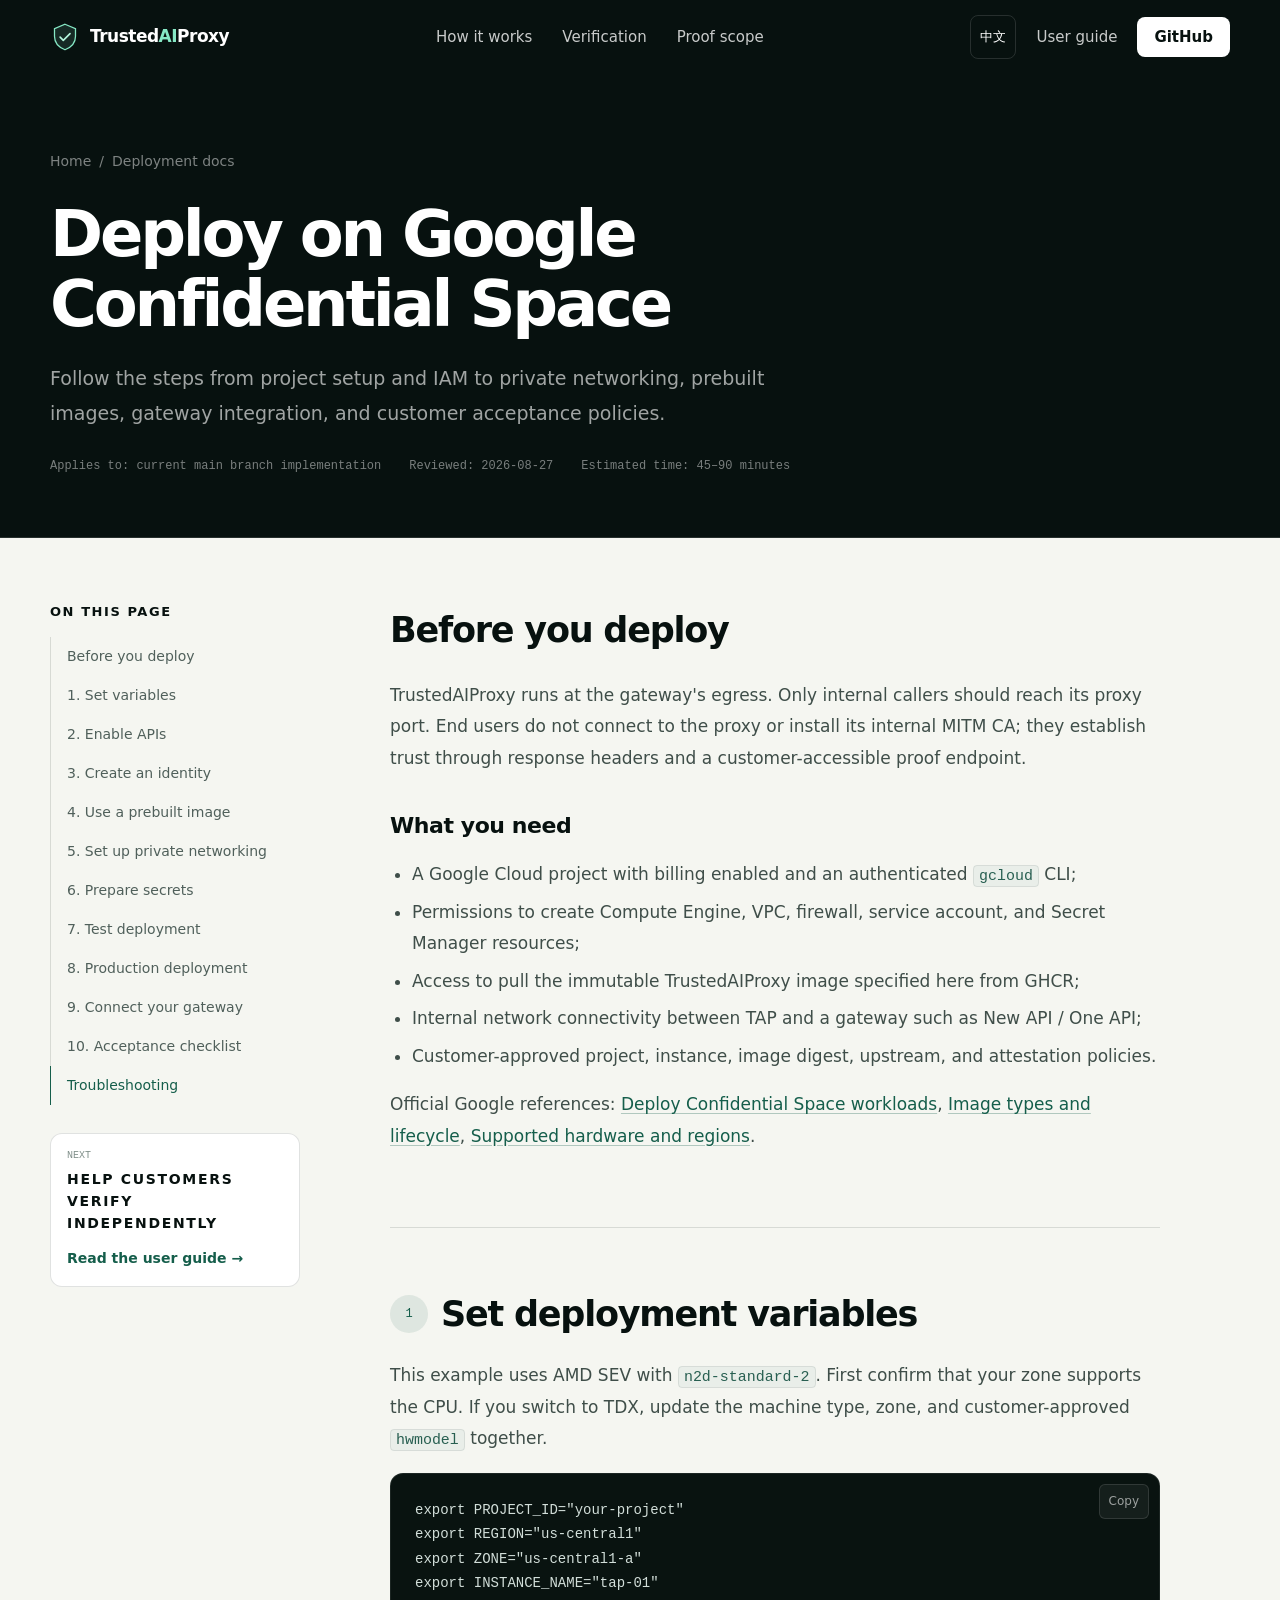
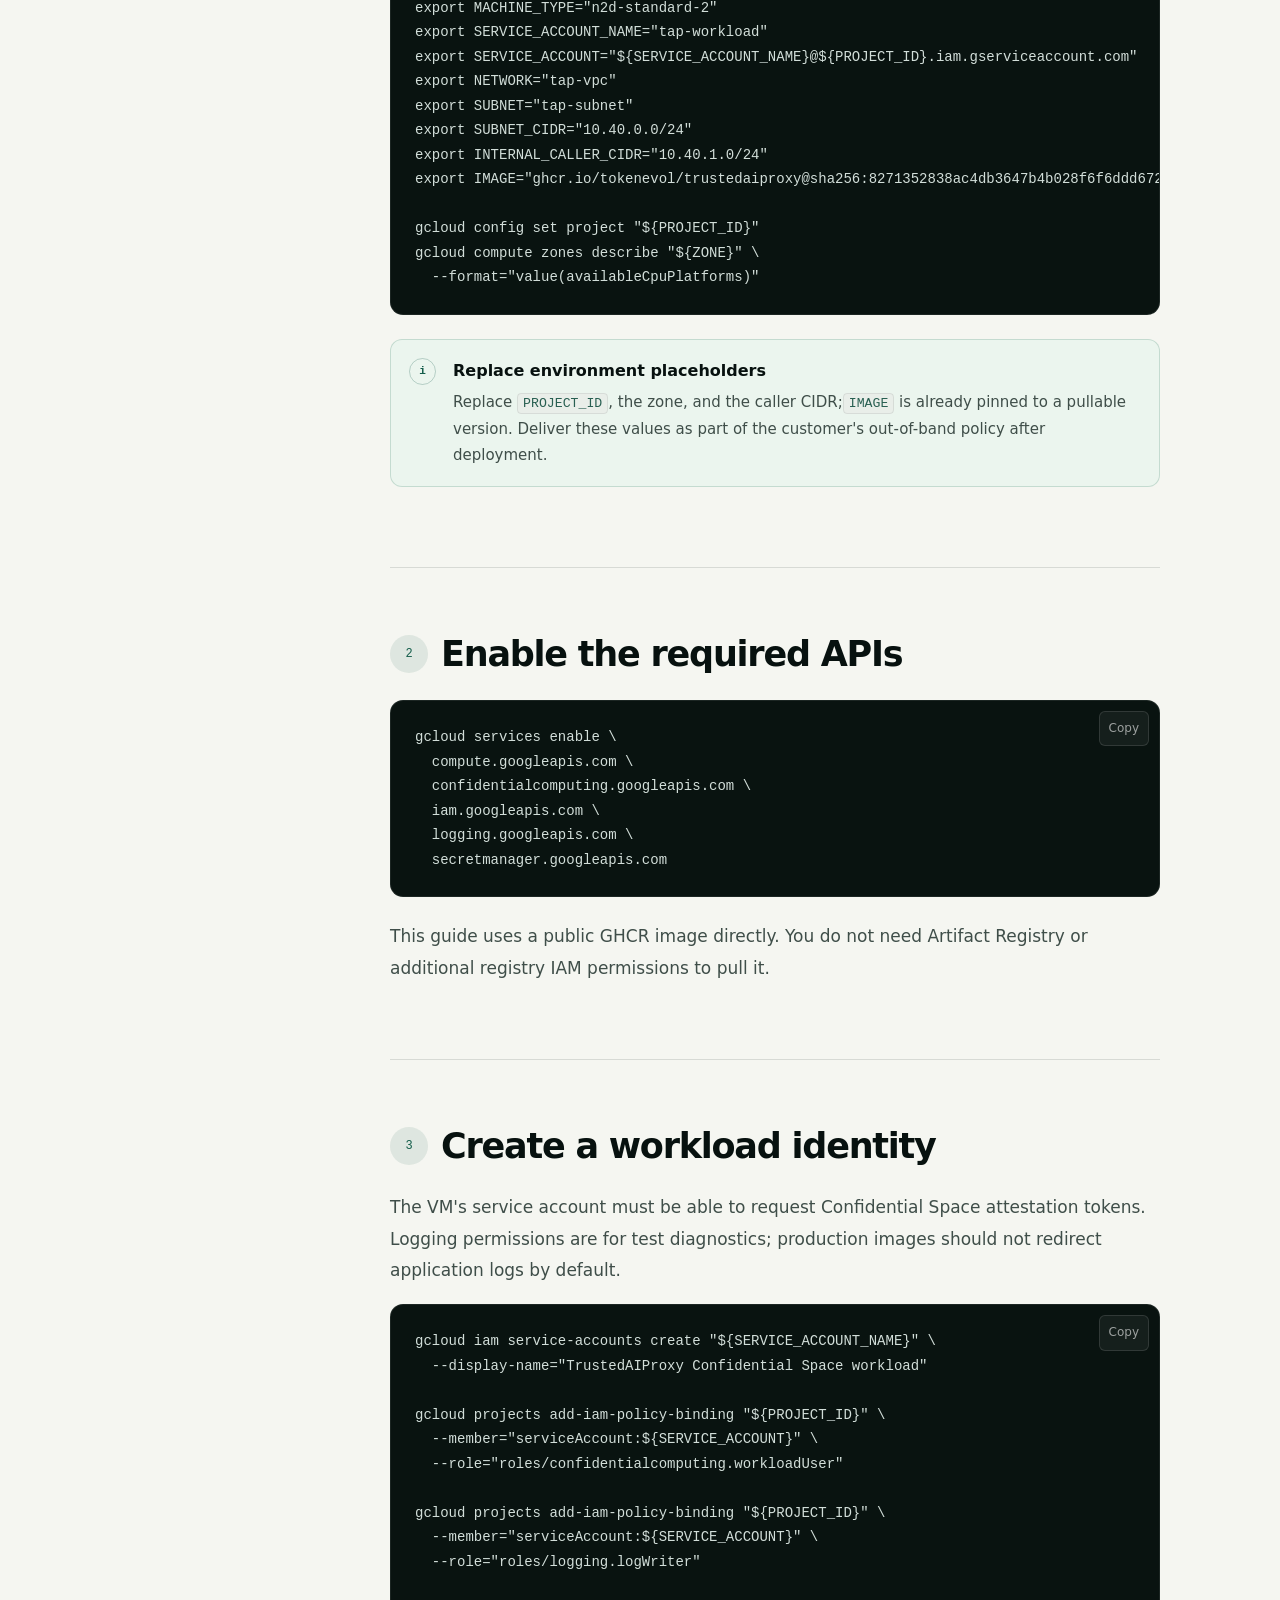
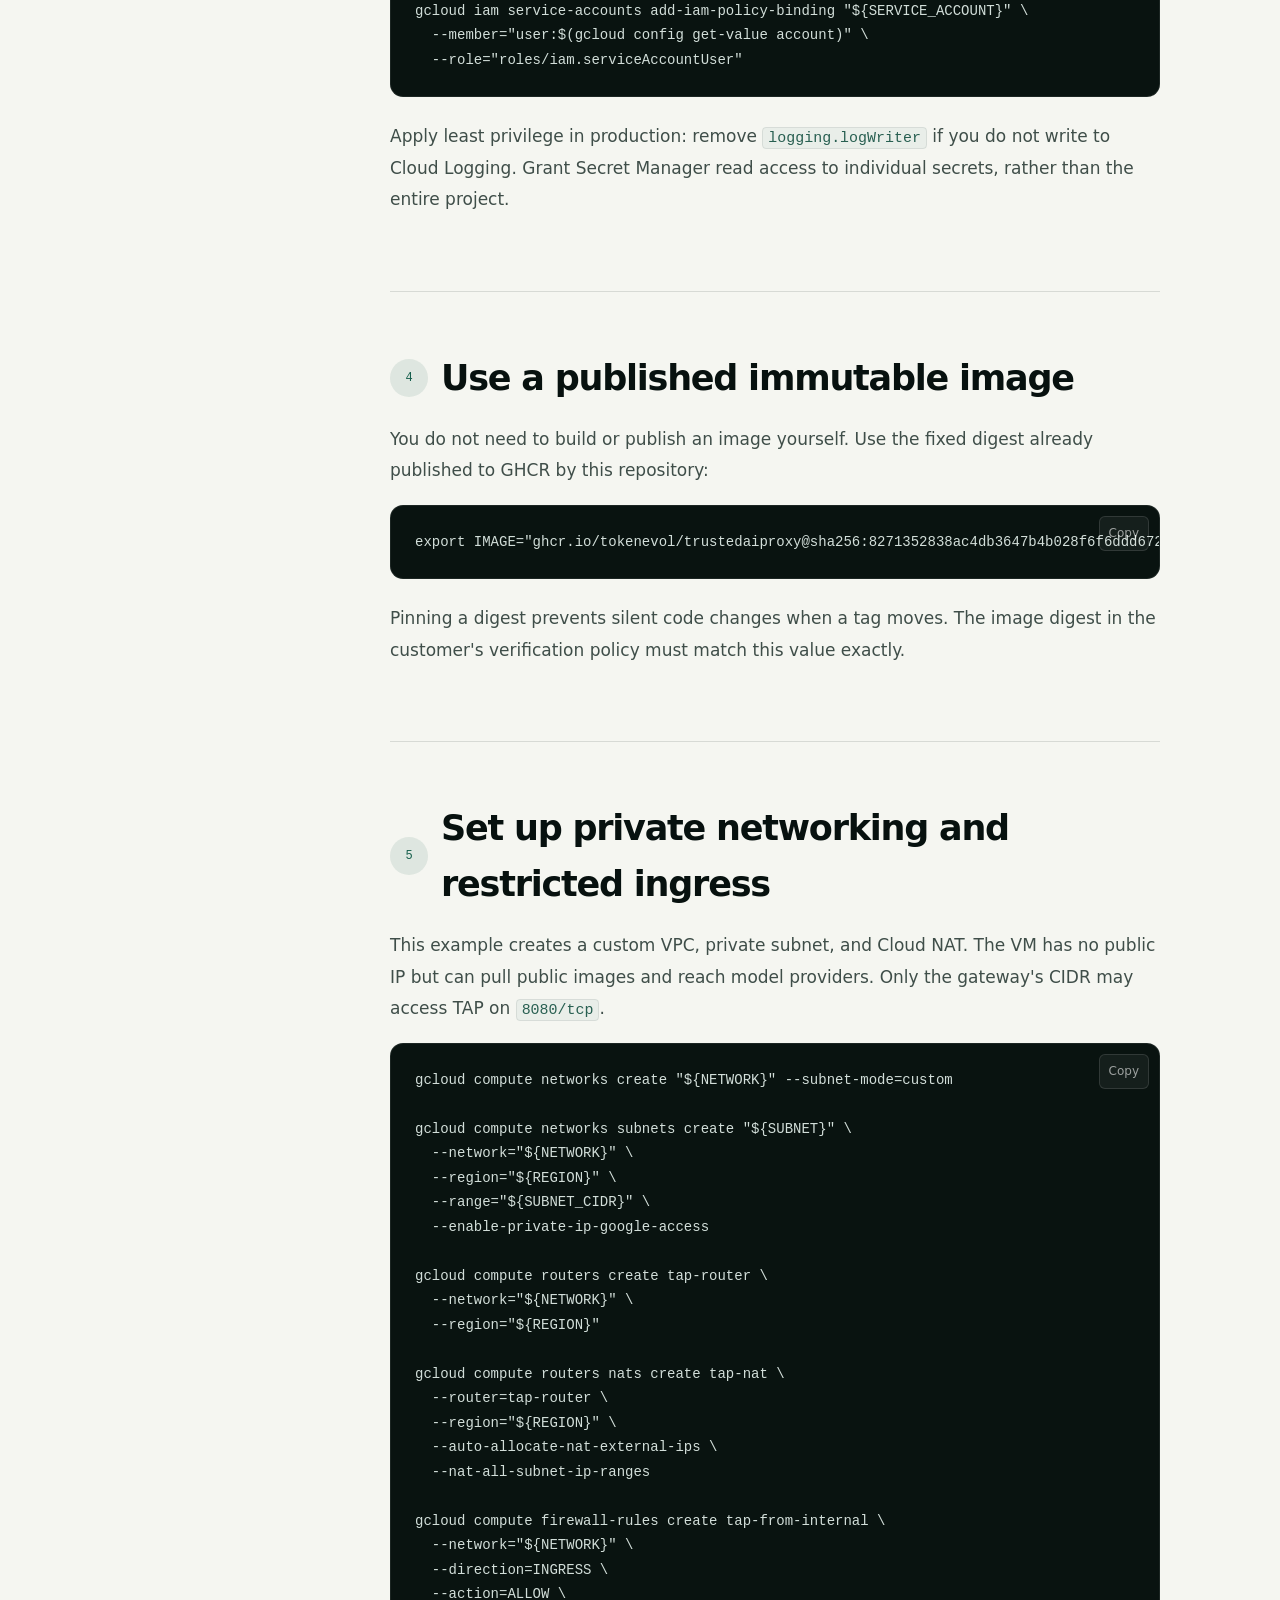
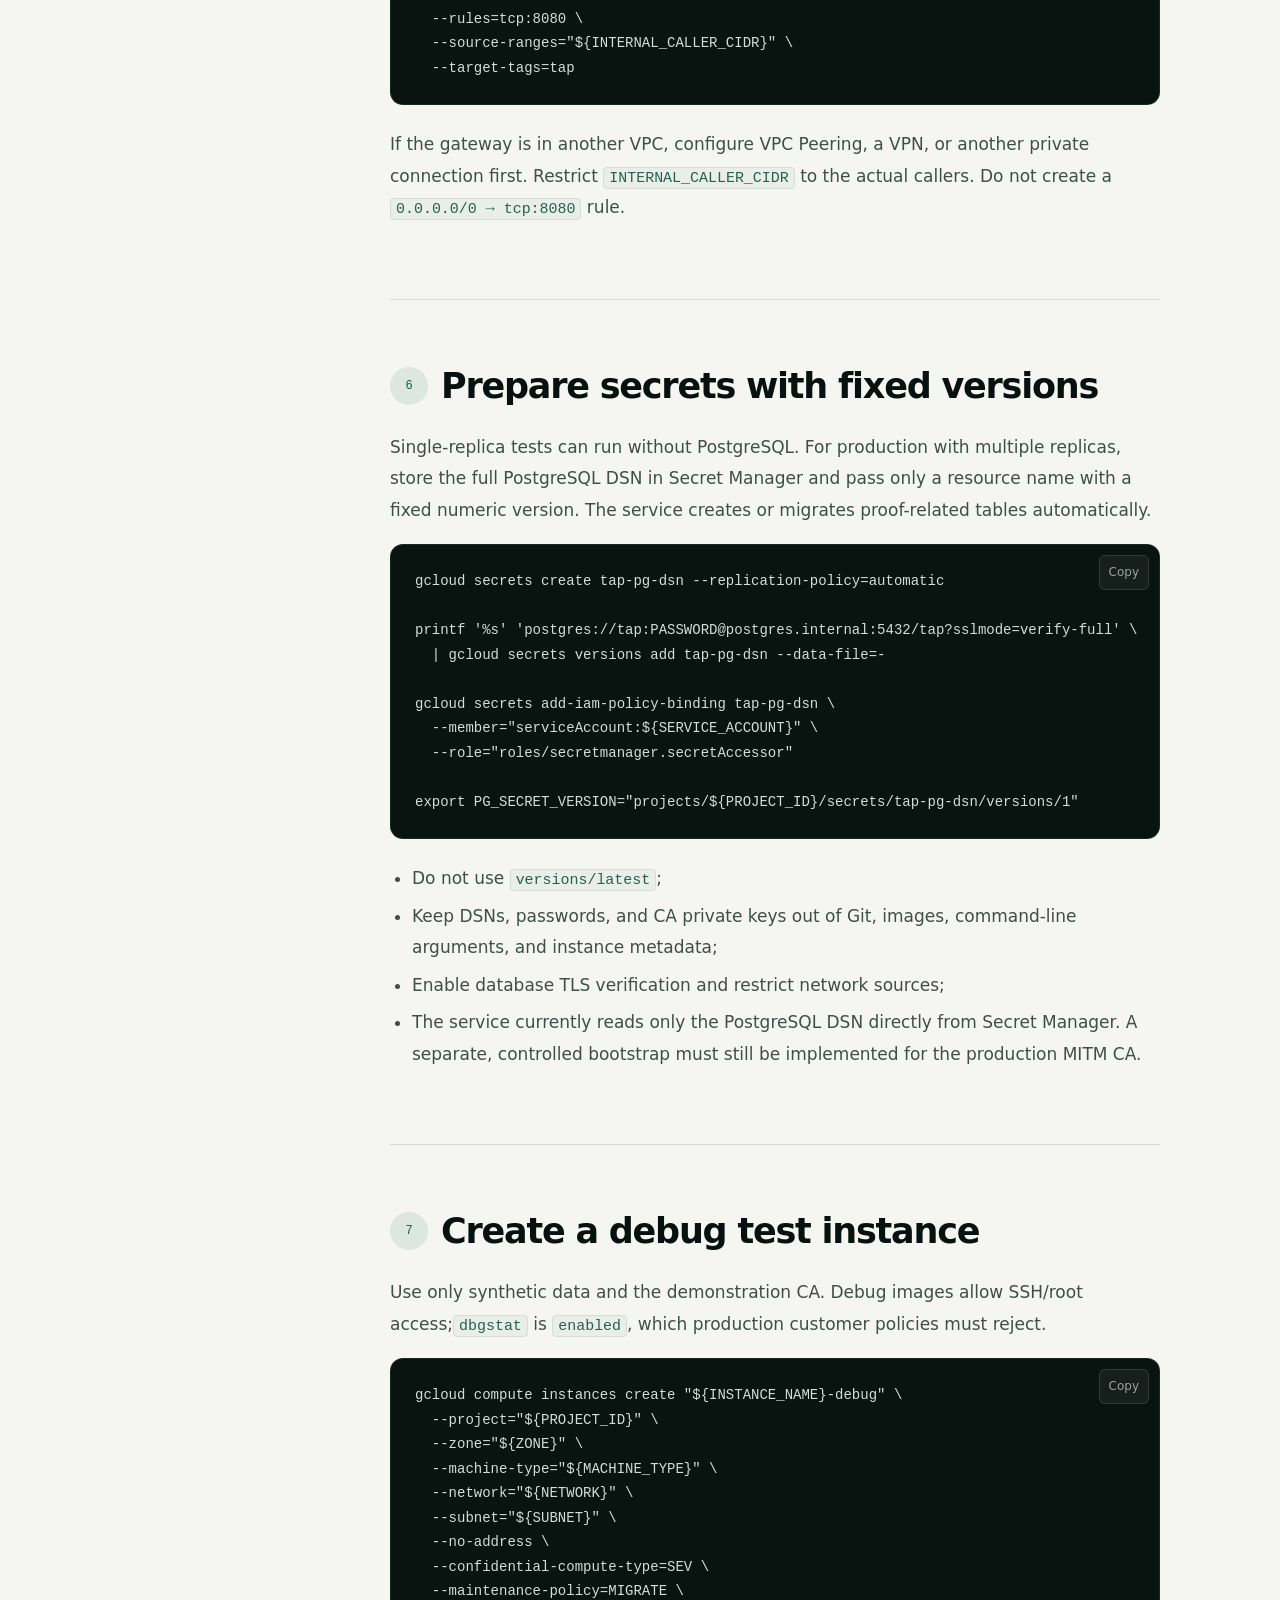
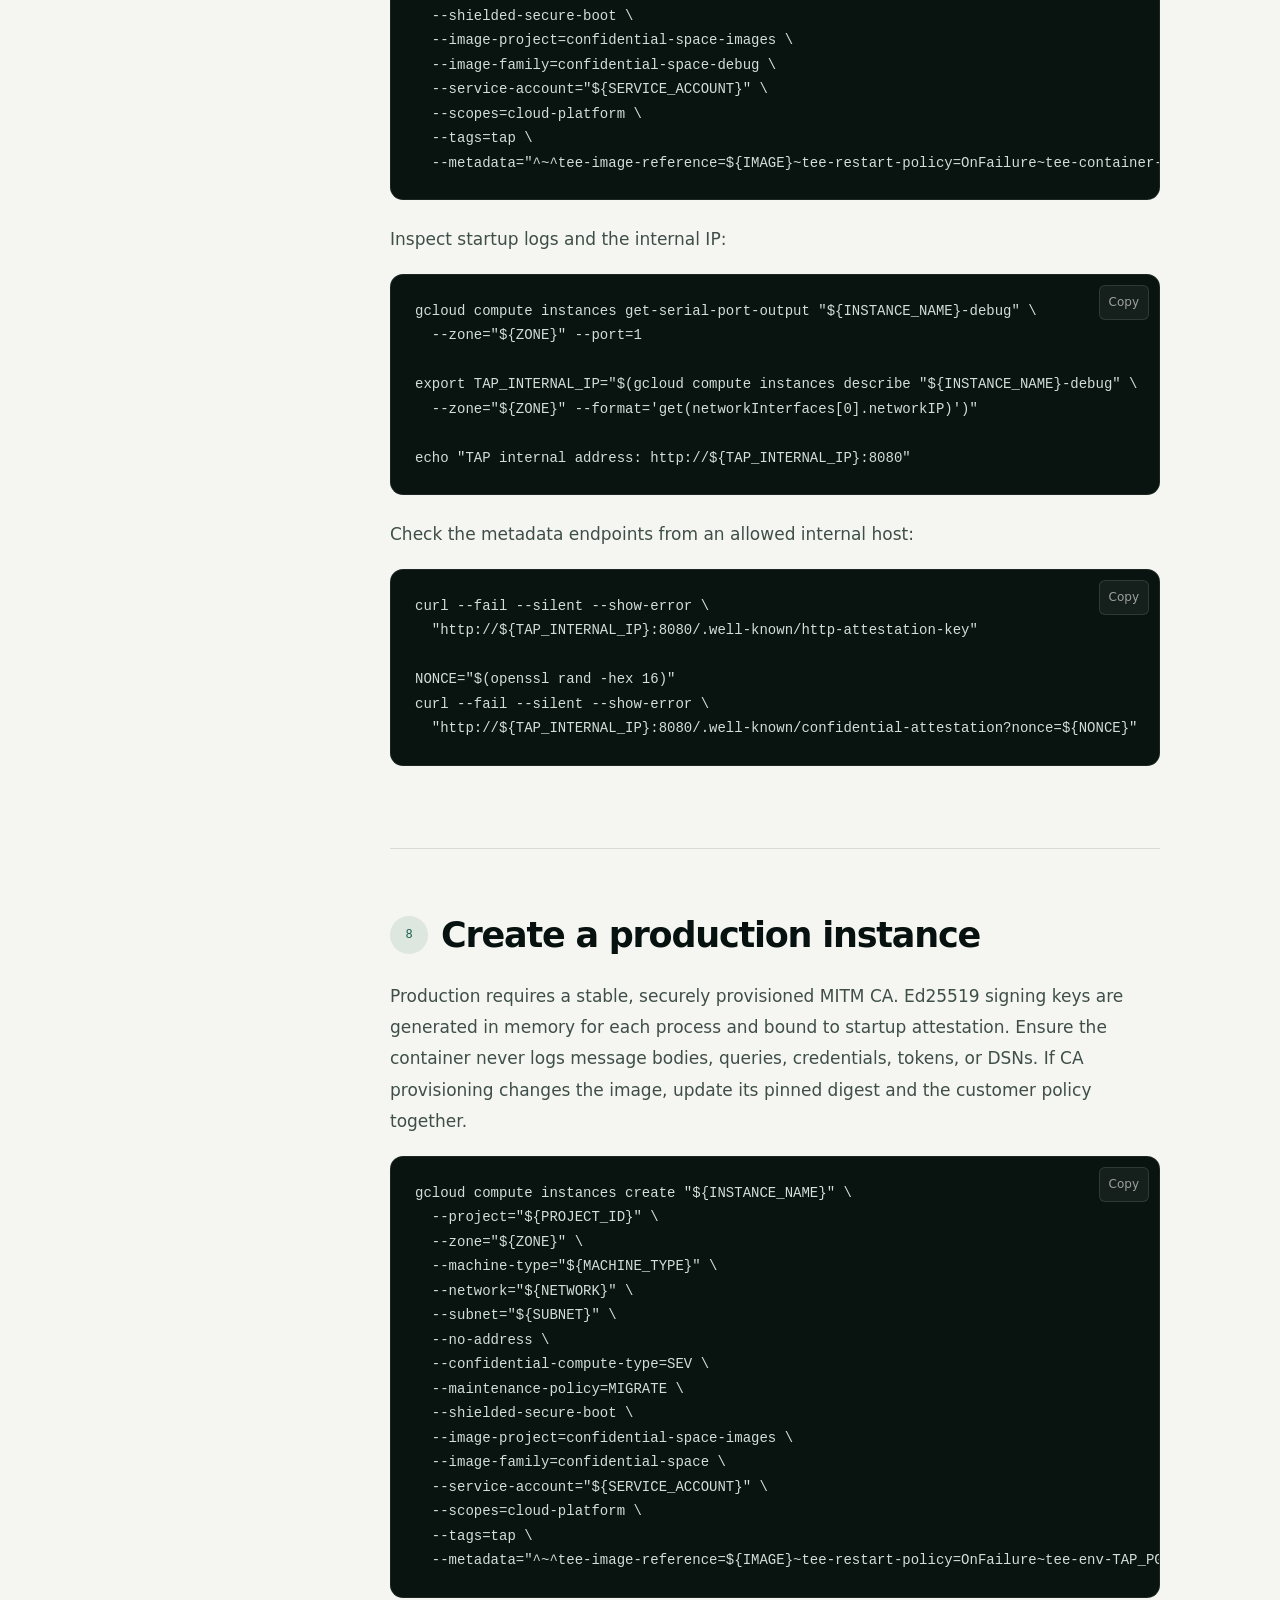
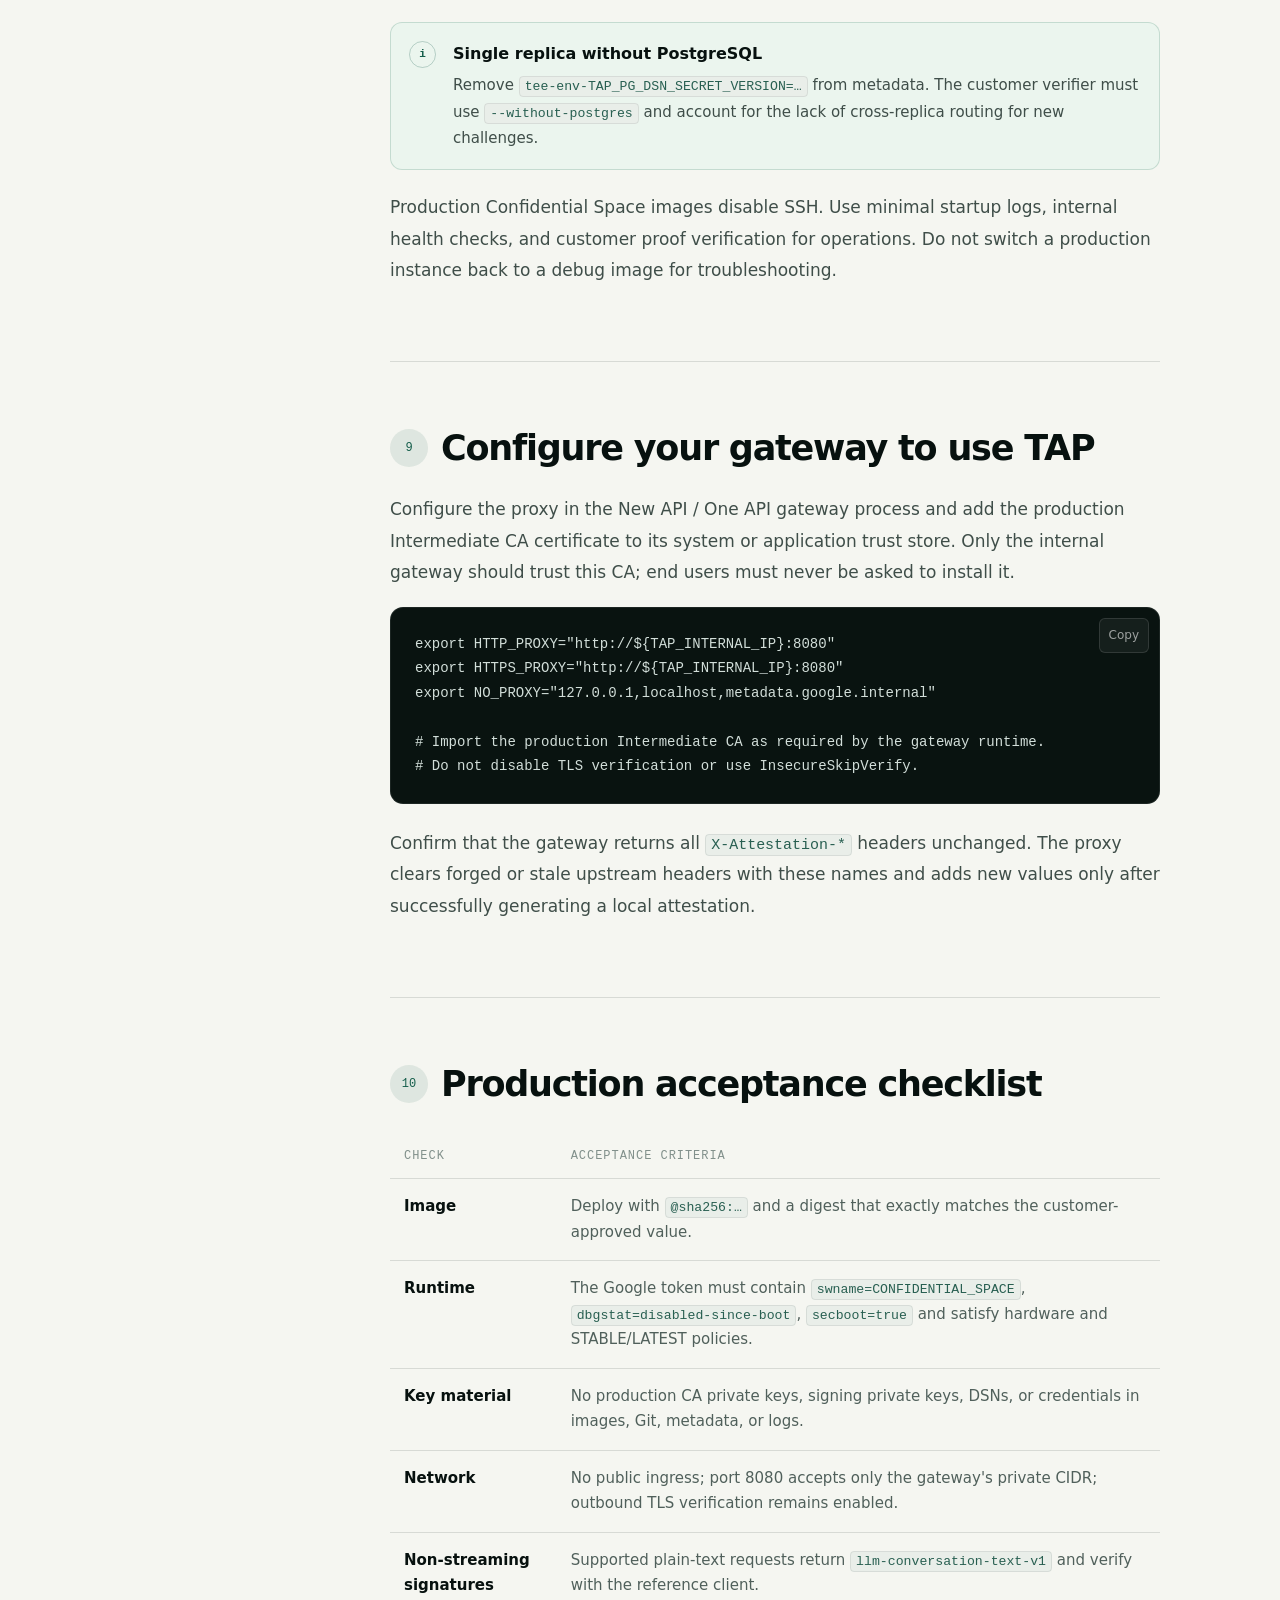
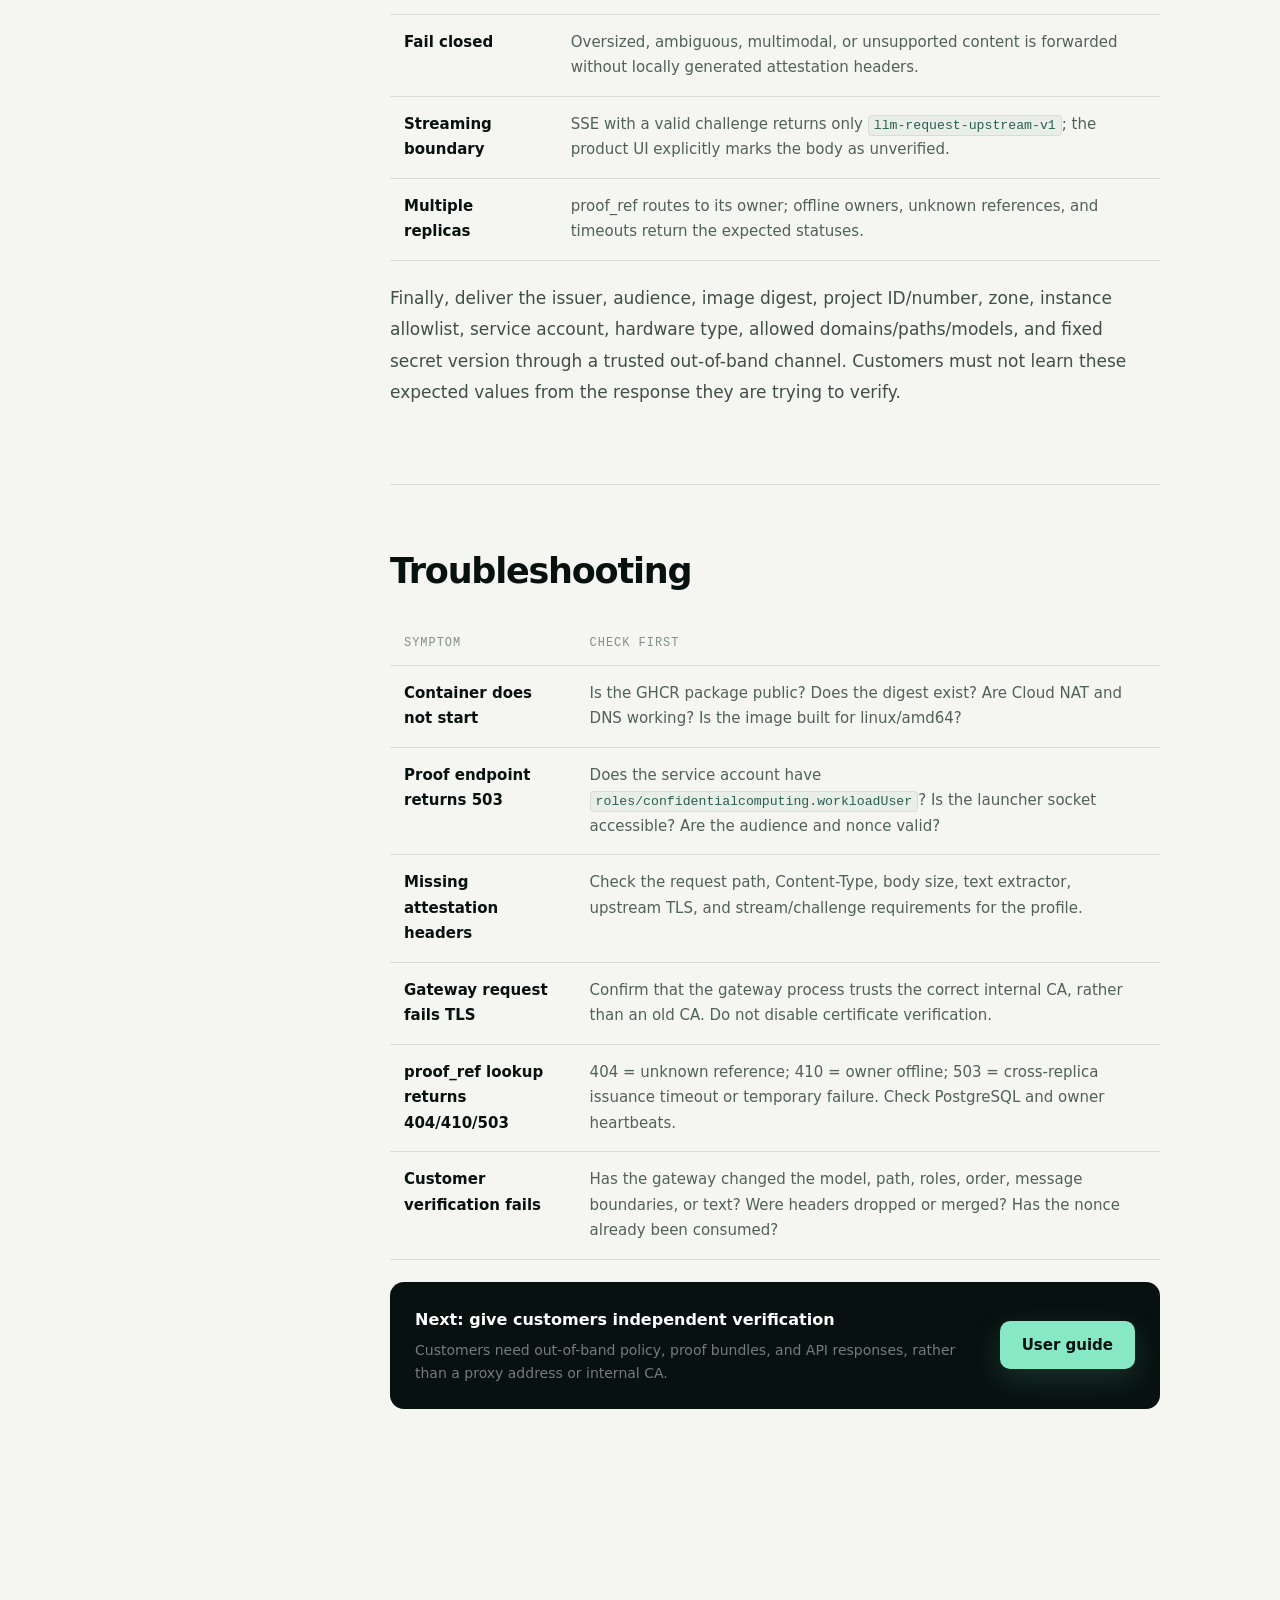
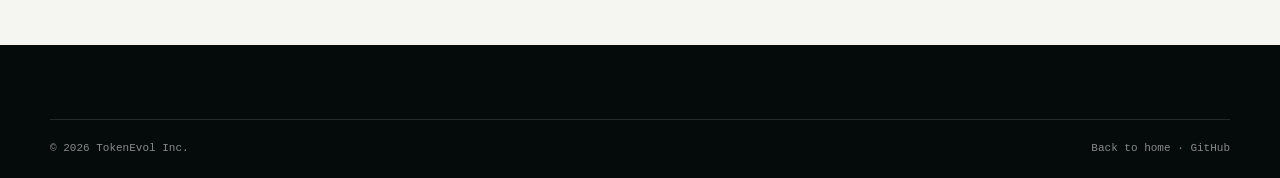
<file: website/deploy.html>
<!doctype html>
<html lang="en">
  <head>
    <meta charset="UTF-8" />
    <meta name="viewport" content="width=device-width, initial-scale=1" />
    <meta name="description" content="Deploy TrustedAIProxy on Google Confidential Space: IAM, networking, immutable images, Secret Manager, testing, and production acceptance." />
    <link rel="alternate" hreflang="en" href="deploy.html" />
    <link rel="alternate" hreflang="zh-CN" href="zh/deploy.html" />
    <link rel="alternate" hreflang="x-default" href="deploy.html" />
    <meta name="theme-color" content="#07110f" />
    <title>Google Cloud Deployment Guide | TrustedAIProxy</title>
    <script>document.documentElement.classList.add("js")</script>
    <link rel="stylesheet" href="assets/styles.css" />
    <script defer src="assets/site.js"></script>
  </head>
  <body class="docs-body">
    <a class="skip-link" href="#content">Skip to documentation</a>
    <header class="site-header scrolled" data-header>
      <div class="shell header-inner">
        <a class="brand" href="index.html" aria-label="TrustedAIProxy home">
          <svg class="brand-mark" viewBox="0 0 40 40" aria-hidden="true"><path d="M20 3 34 9v10c0 9.2-5.7 14.8-14 18-8.3-3.2-14-8.8-14-18V9l14-6Z" /><path d="m13.5 20.2 4.2 4.2 9-9" /></svg>
          <span>Trusted<span>AI</span>Proxy</span>
        </a>
        <nav class="desktop-nav" aria-label="Main navigation"><a href="index.html#principle">How it works</a><a href="index.html#verification">Verification</a><a href="index.html#scope">Proof scope</a></nav>
        <div class="header-actions">
          <a class="language-switch" href="zh/deploy.html" lang="zh-CN" hreflang="zh-CN" aria-label="切换到中文" data-language-switch>中文</a>
          <a class="text-link desktop-only" href="user-guide.html">User guide</a>
          <a class="button button-small button-light" href="https://github.com/tokenevol/TrustedAIProxy" target="_blank" rel="noreferrer">GitHub</a>
          <button class="menu-button" type="button" aria-label="Open menu" aria-expanded="false" data-menu-button><span></span><span></span></button>
        </div>
      </div>
      <nav class="mobile-nav" aria-label="Mobile navigation" data-mobile-nav><a href="index.html">Home</a><a href="index.html#principle">How it works</a><a href="index.html#scope">Proof scope</a><a href="user-guide.html">User guide</a><a href="https://github.com/tokenevol/TrustedAIProxy">GitHub</a></nav>
    </header>

    <main>
      <section class="docs-hero">
        <div class="shell">
          <div class="breadcrumbs"><a href="index.html">Home</a><span>/</span><span>Deployment docs</span></div>
          <h1>Deploy on Google Confidential Space</h1>
          <p>Follow the steps from project setup and IAM to private networking, prebuilt images, gateway integration, and customer acceptance policies.</p>
          <div class="docs-meta"><span>Applies to: current main branch implementation</span><span>Reviewed: 2026-08-27</span><span>Estimated time: 45–90 minutes</span></div>
        </div>
      </section>

      <div class="shell docs-shell">
        <aside class="docs-sidebar">
          <strong>On this page</strong>
          <nav aria-label="Documentation contents">
            <a href="#before">Before you deploy</a>
            <a href="#variables">1. Set variables</a>
            <a href="#apis">2. Enable APIs</a>
            <a href="#identity">3. Create an identity</a>
            <a href="#image">4. Use a prebuilt image</a>
            <a href="#network">5. Set up private networking</a>
            <a href="#secrets">6. Prepare secrets</a>
            <a href="#test">7. Test deployment</a>
            <a href="#production">8. Production deployment</a>
            <a href="#gateway">9. Connect your gateway</a>
            <a href="#acceptance">10. Acceptance checklist</a>
            <a href="#troubleshooting">Troubleshooting</a>
          </nav>
          <div class="sidebar-card"><small>NEXT</small><strong>Help customers verify independently</strong><a href="user-guide.html">Read the user guide →</a></div>
        </aside>

        <article class="docs-content" id="content">
          <section id="before">
            <h2>Before you deploy</h2>
            <p>TrustedAIProxy runs at the gateway's egress. Only internal callers should reach its proxy port. End users do not connect to the proxy or install its internal MITM CA; they establish trust through response headers and a customer-accessible proof endpoint.</p>
            <h3>What you need</h3>
            <ul>
              <li>A Google Cloud project with billing enabled and an authenticated <code>gcloud</code> CLI;</li>
              <li>Permissions to create Compute Engine, VPC, firewall, service account, and Secret Manager resources;</li>
              <li>Access to pull the immutable TrustedAIProxy image specified here from GHCR;</li>
              <li>Internal network connectivity between TAP and a gateway such as New API / One API;</li>
              <li>Customer-approved project, instance, image digest, upstream, and attestation policies.</li>
            </ul>
            <p>Official Google references: <a href="https://docs.cloud.google.com/confidential-computing/confidential-space/docs/deploy-workloads" target="_blank" rel="noreferrer">Deploy Confidential Space workloads</a>, <a href="https://docs.cloud.google.com/confidential-computing/confidential-space/docs/confidential-space-images" target="_blank" rel="noreferrer">Image types and lifecycle</a>, <a href="https://docs.cloud.google.com/confidential-computing/confidential-vm/docs/supported-configurations" target="_blank" rel="noreferrer">Supported hardware and regions</a>.</p>
          </section>

          <section id="variables">
            <div class="step-heading"><span class="step-number">1</span><h2>Set deployment variables</h2></div>
            <p>This example uses AMD SEV with <code>n2d-standard-2</code>. First confirm that your zone supports the CPU. If you switch to TDX, update the machine type, zone, and customer-approved <code>hwmodel</code> together.</p>
            <div class="code-block"><button class="copy-button" type="button">Copy</button><pre><code>export PROJECT_ID="your-project"
export REGION="us-central1"
export ZONE="us-central1-a"
export INSTANCE_NAME="tap-01"
export MACHINE_TYPE="n2d-standard-2"
export SERVICE_ACCOUNT_NAME="tap-workload"
export SERVICE_ACCOUNT="${SERVICE_ACCOUNT_NAME}@${PROJECT_ID}.iam.gserviceaccount.com"
export NETWORK="tap-vpc"
export SUBNET="tap-subnet"
export SUBNET_CIDR="10.40.0.0/24"
export INTERNAL_CALLER_CIDR="10.40.1.0/24"
export IMAGE="ghcr.io/tokenevol/trustedaiproxy@sha256:8271352838ac4db3647b4b028f6f6ddd67266d4a0114ada49db3980e5ed331ea"

gcloud config set project "${PROJECT_ID}"
gcloud compute zones describe "${ZONE}" \
  --format="value(availableCpuPlatforms)"</code></pre></div>
            <div class="callout"><span class="callout-icon">i</span><div><strong>Replace environment placeholders</strong><p>Replace <code>PROJECT_ID</code>, the zone, and the caller CIDR;<code>IMAGE</code> is already pinned to a pullable version. Deliver these values as part of the customer's out-of-band policy after deployment.</p></div></div>
          </section>

          <section id="apis">
            <div class="step-heading"><span class="step-number">2</span><h2>Enable the required APIs</h2></div>
            <div class="code-block"><button class="copy-button" type="button">Copy</button><pre><code>gcloud services enable \
  compute.googleapis.com \
  confidentialcomputing.googleapis.com \
  iam.googleapis.com \
  logging.googleapis.com \
  secretmanager.googleapis.com</code></pre></div>
            <p>This guide uses a public GHCR image directly. You do not need Artifact Registry or additional registry IAM permissions to pull it.</p>
          </section>

          <section id="identity">
            <div class="step-heading"><span class="step-number">3</span><h2>Create a workload identity</h2></div>
            <p>The VM's service account must be able to request Confidential Space attestation tokens. Logging permissions are for test diagnostics; production images should not redirect application logs by default.</p>
            <div class="code-block"><button class="copy-button" type="button">Copy</button><pre><code>gcloud iam service-accounts create "${SERVICE_ACCOUNT_NAME}" \
  --display-name="TrustedAIProxy Confidential Space workload"

gcloud projects add-iam-policy-binding "${PROJECT_ID}" \
  --member="serviceAccount:${SERVICE_ACCOUNT}" \
  --role="roles/confidentialcomputing.workloadUser"

gcloud projects add-iam-policy-binding "${PROJECT_ID}" \
  --member="serviceAccount:${SERVICE_ACCOUNT}" \
  --role="roles/logging.logWriter"

gcloud iam service-accounts add-iam-policy-binding "${SERVICE_ACCOUNT}" \
  --member="user:$(gcloud config get-value account)" \
  --role="roles/iam.serviceAccountUser"</code></pre></div>
            <p>Apply least privilege in production: remove <code>logging.logWriter</code> if you do not write to Cloud Logging. Grant Secret Manager read access to individual secrets, rather than the entire project.</p>
          </section>

          <section id="image">
            <div class="step-heading"><span class="step-number">4</span><h2>Use a published immutable image</h2></div>
            <p>You do not need to build or publish an image yourself. Use the fixed digest already published to GHCR by this repository:</p>
            <div class="code-block"><button class="copy-button" type="button">Copy</button><pre><code>export IMAGE="ghcr.io/tokenevol/trustedaiproxy@sha256:8271352838ac4db3647b4b028f6f6ddd67266d4a0114ada49db3980e5ed331ea"</code></pre></div>
            <p>Pinning a digest prevents silent code changes when a tag moves. The image digest in the customer's verification policy must match this value exactly.</p>
          </section>

          <section id="network">
            <div class="step-heading"><span class="step-number">5</span><h2>Set up private networking and restricted ingress</h2></div>
            <p>This example creates a custom VPC, private subnet, and Cloud NAT. The VM has no public IP but can pull public images and reach model providers. Only the gateway's CIDR may access TAP on <code>8080/tcp</code>.</p>
            <div class="code-block"><button class="copy-button" type="button">Copy</button><pre><code>gcloud compute networks create "${NETWORK}" --subnet-mode=custom

gcloud compute networks subnets create "${SUBNET}" \
  --network="${NETWORK}" \
  --region="${REGION}" \
  --range="${SUBNET_CIDR}" \
  --enable-private-ip-google-access

gcloud compute routers create tap-router \
  --network="${NETWORK}" \
  --region="${REGION}"

gcloud compute routers nats create tap-nat \
  --router=tap-router \
  --region="${REGION}" \
  --auto-allocate-nat-external-ips \
  --nat-all-subnet-ip-ranges

gcloud compute firewall-rules create tap-from-internal \
  --network="${NETWORK}" \
  --direction=INGRESS \
  --action=ALLOW \
  --rules=tcp:8080 \
  --source-ranges="${INTERNAL_CALLER_CIDR}" \
  --target-tags=tap</code></pre></div>
            <p>If the gateway is in another VPC, configure VPC Peering, a VPN, or another private connection first. Restrict <code>INTERNAL_CALLER_CIDR</code> to the actual callers. Do not create a <code>0.0.0.0/0 → tcp:8080</code> rule.</p>
          </section>

          <section id="secrets">
            <div class="step-heading"><span class="step-number">6</span><h2>Prepare secrets with fixed versions</h2></div>
            <p>Single-replica tests can run without PostgreSQL. For production with multiple replicas, store the full PostgreSQL DSN in Secret Manager and pass only a resource name with a fixed numeric version. The service creates or migrates proof-related tables automatically.</p>
            <div class="code-block"><button class="copy-button" type="button">Copy</button><pre><code>gcloud secrets create tap-pg-dsn --replication-policy=automatic

printf '%s' 'postgres://tap:PASSWORD@postgres.internal:5432/tap?sslmode=verify-full' \
  | gcloud secrets versions add tap-pg-dsn --data-file=-

gcloud secrets add-iam-policy-binding tap-pg-dsn \
  --member="serviceAccount:${SERVICE_ACCOUNT}" \
  --role="roles/secretmanager.secretAccessor"

export PG_SECRET_VERSION="projects/${PROJECT_ID}/secrets/tap-pg-dsn/versions/1"</code></pre></div>
            <ul>
              <li>Do not use <code>versions/latest</code>;</li>
              <li>Keep DSNs, passwords, and CA private keys out of Git, images, command-line arguments, and instance metadata;</li>
              <li>Enable database TLS verification and restrict network sources;</li>
              <li>The service currently reads only the PostgreSQL DSN directly from Secret Manager. A separate, controlled bootstrap must still be implemented for the production MITM CA.</li>
            </ul>
          </section>

          <section id="test">
            <div class="step-heading"><span class="step-number">7</span><h2>Create a debug test instance</h2></div>
            <p>Use only synthetic data and the demonstration CA. Debug images allow SSH/root access;<code>dbgstat</code> is <code>enabled</code>, which production customer policies must reject.</p>
            <div class="code-block"><button class="copy-button" type="button">Copy</button><pre><code>gcloud compute instances create "${INSTANCE_NAME}-debug" \
  --project="${PROJECT_ID}" \
  --zone="${ZONE}" \
  --machine-type="${MACHINE_TYPE}" \
  --network="${NETWORK}" \
  --subnet="${SUBNET}" \
  --no-address \
  --confidential-compute-type=SEV \
  --maintenance-policy=MIGRATE \
  --shielded-secure-boot \
  --image-project=confidential-space-images \
  --image-family=confidential-space-debug \
  --service-account="${SERVICE_ACCOUNT}" \
  --scopes=cloud-platform \
  --tags=tap \
  --metadata="^~^tee-image-reference=${IMAGE}~tee-restart-policy=OnFailure~tee-container-log-redirect=true"</code></pre></div>
            <p>Inspect startup logs and the internal IP:</p>
            <div class="code-block"><button class="copy-button" type="button">Copy</button><pre><code>gcloud compute instances get-serial-port-output "${INSTANCE_NAME}-debug" \
  --zone="${ZONE}" --port=1

export TAP_INTERNAL_IP="$(gcloud compute instances describe "${INSTANCE_NAME}-debug" \
  --zone="${ZONE}" --format='get(networkInterfaces[0].networkIP)')"

echo "TAP internal address: http://${TAP_INTERNAL_IP}:8080"</code></pre></div>
            <p>Check the metadata endpoints from an allowed internal host:</p>
            <div class="code-block"><button class="copy-button" type="button">Copy</button><pre><code>curl --fail --silent --show-error \
  "http://${TAP_INTERNAL_IP}:8080/.well-known/http-attestation-key"

NONCE="$(openssl rand -hex 16)"
curl --fail --silent --show-error \
  "http://${TAP_INTERNAL_IP}:8080/.well-known/confidential-attestation?nonce=${NONCE}"</code></pre></div>
          </section>

          <section id="production">
            <div class="step-heading"><span class="step-number">8</span><h2>Create a production instance</h2></div>
            <p>Production requires a stable, securely provisioned MITM CA. Ed25519 signing keys are generated in memory for each process and bound to startup attestation. Ensure the container never logs message bodies, queries, credentials, tokens, or DSNs. If CA provisioning changes the image, update its pinned digest and the customer policy together.</p>
            <div class="code-block"><button class="copy-button" type="button">Copy</button><pre><code>gcloud compute instances create "${INSTANCE_NAME}" \
  --project="${PROJECT_ID}" \
  --zone="${ZONE}" \
  --machine-type="${MACHINE_TYPE}" \
  --network="${NETWORK}" \
  --subnet="${SUBNET}" \
  --no-address \
  --confidential-compute-type=SEV \
  --maintenance-policy=MIGRATE \
  --shielded-secure-boot \
  --image-project=confidential-space-images \
  --image-family=confidential-space \
  --service-account="${SERVICE_ACCOUNT}" \
  --scopes=cloud-platform \
  --tags=tap \
  --metadata="^~^tee-image-reference=${IMAGE}~tee-restart-policy=OnFailure~tee-env-TAP_PG_DSN_SECRET_VERSION=${PG_SECRET_VERSION}"</code></pre></div>
            <div class="callout"><span class="callout-icon">i</span><div><strong>Single replica without PostgreSQL</strong><p>Remove <code>tee-env-TAP_PG_DSN_SECRET_VERSION=…</code> from metadata. The customer verifier must use <code>--without-postgres</code> and account for the lack of cross-replica routing for new challenges.</p></div></div>
            <p>Production Confidential Space images disable SSH. Use minimal startup logs, internal health checks, and customer proof verification for operations. Do not switch a production instance back to a debug image for troubleshooting.</p>
          </section>

          <section id="gateway">
            <div class="step-heading"><span class="step-number">9</span><h2>Configure your gateway to use TAP</h2></div>
            <p>Configure the proxy in the New API / One API gateway process and add the production Intermediate CA certificate to its system or application trust store. Only the internal gateway should trust this CA; end users must never be asked to install it.</p>
            <div class="code-block"><button class="copy-button" type="button">Copy</button><pre><code>export HTTP_PROXY="http://${TAP_INTERNAL_IP}:8080"
export HTTPS_PROXY="http://${TAP_INTERNAL_IP}:8080"
export NO_PROXY="127.0.0.1,localhost,metadata.google.internal"

# Import the production Intermediate CA as required by the gateway runtime.
# Do not disable TLS verification or use InsecureSkipVerify.</code></pre></div>
            <p>Confirm that the gateway returns all <code>X-Attestation-*</code> headers unchanged. The proxy clears forged or stale upstream headers with these names and adds new values only after successfully generating a local attestation.</p>
          </section>

          <section id="acceptance">
            <div class="step-heading"><span class="step-number">10</span><h2>Production acceptance checklist</h2></div>
            <table class="check-table">
              <thead><tr><th>Check</th><th>Acceptance criteria</th></tr></thead>
              <tbody>
                <tr><td>Image</td><td>Deploy with <code>@sha256:…</code> and a digest that exactly matches the customer-approved value.</td></tr>
                <tr><td>Runtime</td><td>The Google token must contain <code>swname=CONFIDENTIAL_SPACE</code>, <code>dbgstat=disabled-since-boot</code>, <code>secboot=true</code> and satisfy hardware and STABLE/LATEST policies.</td></tr>
                <tr><td>Key material</td><td>No production CA private keys, signing private keys, DSNs, or credentials in images, Git, metadata, or logs.</td></tr>
                <tr><td>Network</td><td>No public ingress; port 8080 accepts only the gateway's private CIDR; outbound TLS verification remains enabled.</td></tr>
                <tr><td>Non-streaming signatures</td><td>Supported plain-text requests return <code>llm-conversation-text-v1</code> and verify with the reference client.</td></tr>
                <tr><td>Fail closed</td><td>Oversized, ambiguous, multimodal, or unsupported content is forwarded without locally generated attestation headers.</td></tr>
                <tr><td>Streaming boundary</td><td>SSE with a valid challenge returns only <code>llm-request-upstream-v1</code>; the product UI explicitly marks the body as unverified.</td></tr>
                <tr><td>Multiple replicas</td><td>proof_ref routes to its owner; offline owners, unknown references, and timeouts return the expected statuses.</td></tr>
              </tbody>
            </table>
            <p>Finally, deliver the issuer, audience, image digest, project ID/number, zone, instance allowlist, service account, hardware type, allowed domains/paths/models, and fixed secret version through a trusted out-of-band channel. Customers must not learn these expected values from the response they are trying to verify.</p>
          </section>

          <section id="troubleshooting">
            <h2>Troubleshooting</h2>
            <table class="check-table">
              <thead><tr><th>Symptom</th><th>Check first</th></tr></thead>
              <tbody>
                <tr><td>Container does not start</td><td>Is the GHCR package public? Does the digest exist? Are Cloud NAT and DNS working? Is the image built for linux/amd64?</td></tr>
                <tr><td>Proof endpoint returns 503</td><td>Does the service account have <code>roles/confidentialcomputing.workloadUser</code>? Is the launcher socket accessible? Are the audience and nonce valid?</td></tr>
                <tr><td>Missing attestation headers</td><td>Check the request path, Content-Type, body size, text extractor, upstream TLS, and stream/challenge requirements for the profile.</td></tr>
                <tr><td>Gateway request fails TLS</td><td>Confirm that the gateway process trusts the correct internal CA, rather than an old CA. Do not disable certificate verification.</td></tr>
                <tr><td>proof_ref lookup returns 404/410/503</td><td>404 = unknown reference; 410 = owner offline; 503 = cross-replica issuance timeout or temporary failure. Check PostgreSQL and owner heartbeats.</td></tr>
                <tr><td>Customer verification fails</td><td>Has the gateway changed the model, path, roles, order, message boundaries, or text? Were headers dropped or merged? Has the nonce already been consumed?</td></tr>
              </tbody>
            </table>
            <div class="doc-next"><div><strong>Next: give customers independent verification</strong><span>Customers need out-of-band policy, proof bundles, and API responses, rather than a proxy address or internal CA.</span></div><a class="button button-primary" href="user-guide.html">User guide</a></div>
          </section>
        </article>
      </div>
    </main>

    <footer class="site-footer"><div class="shell footer-bottom"><span>© 2026 TokenEvol Inc.</span><span><a href="index.html">Back to home</a> · <a href="https://github.com/tokenevol/TrustedAIProxy">GitHub</a></span></div></footer>
  </body>
</html>
</file>
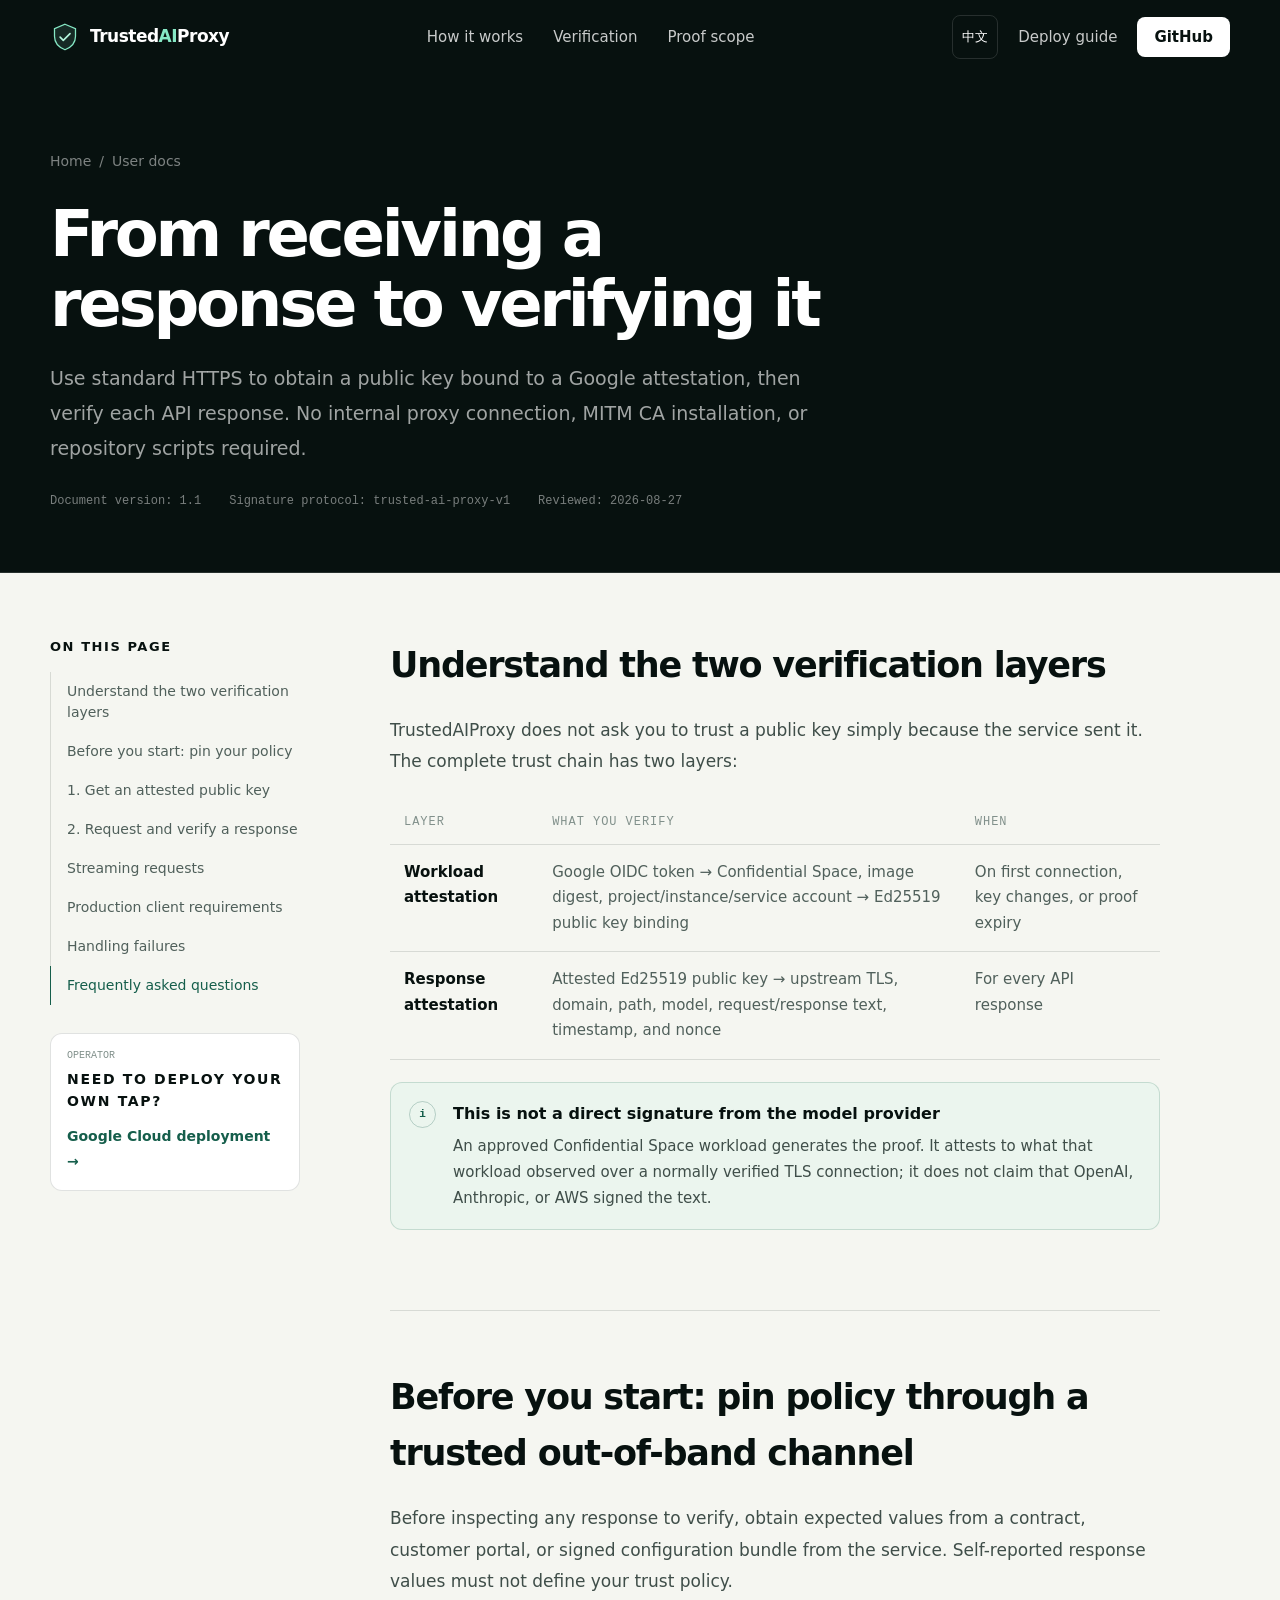
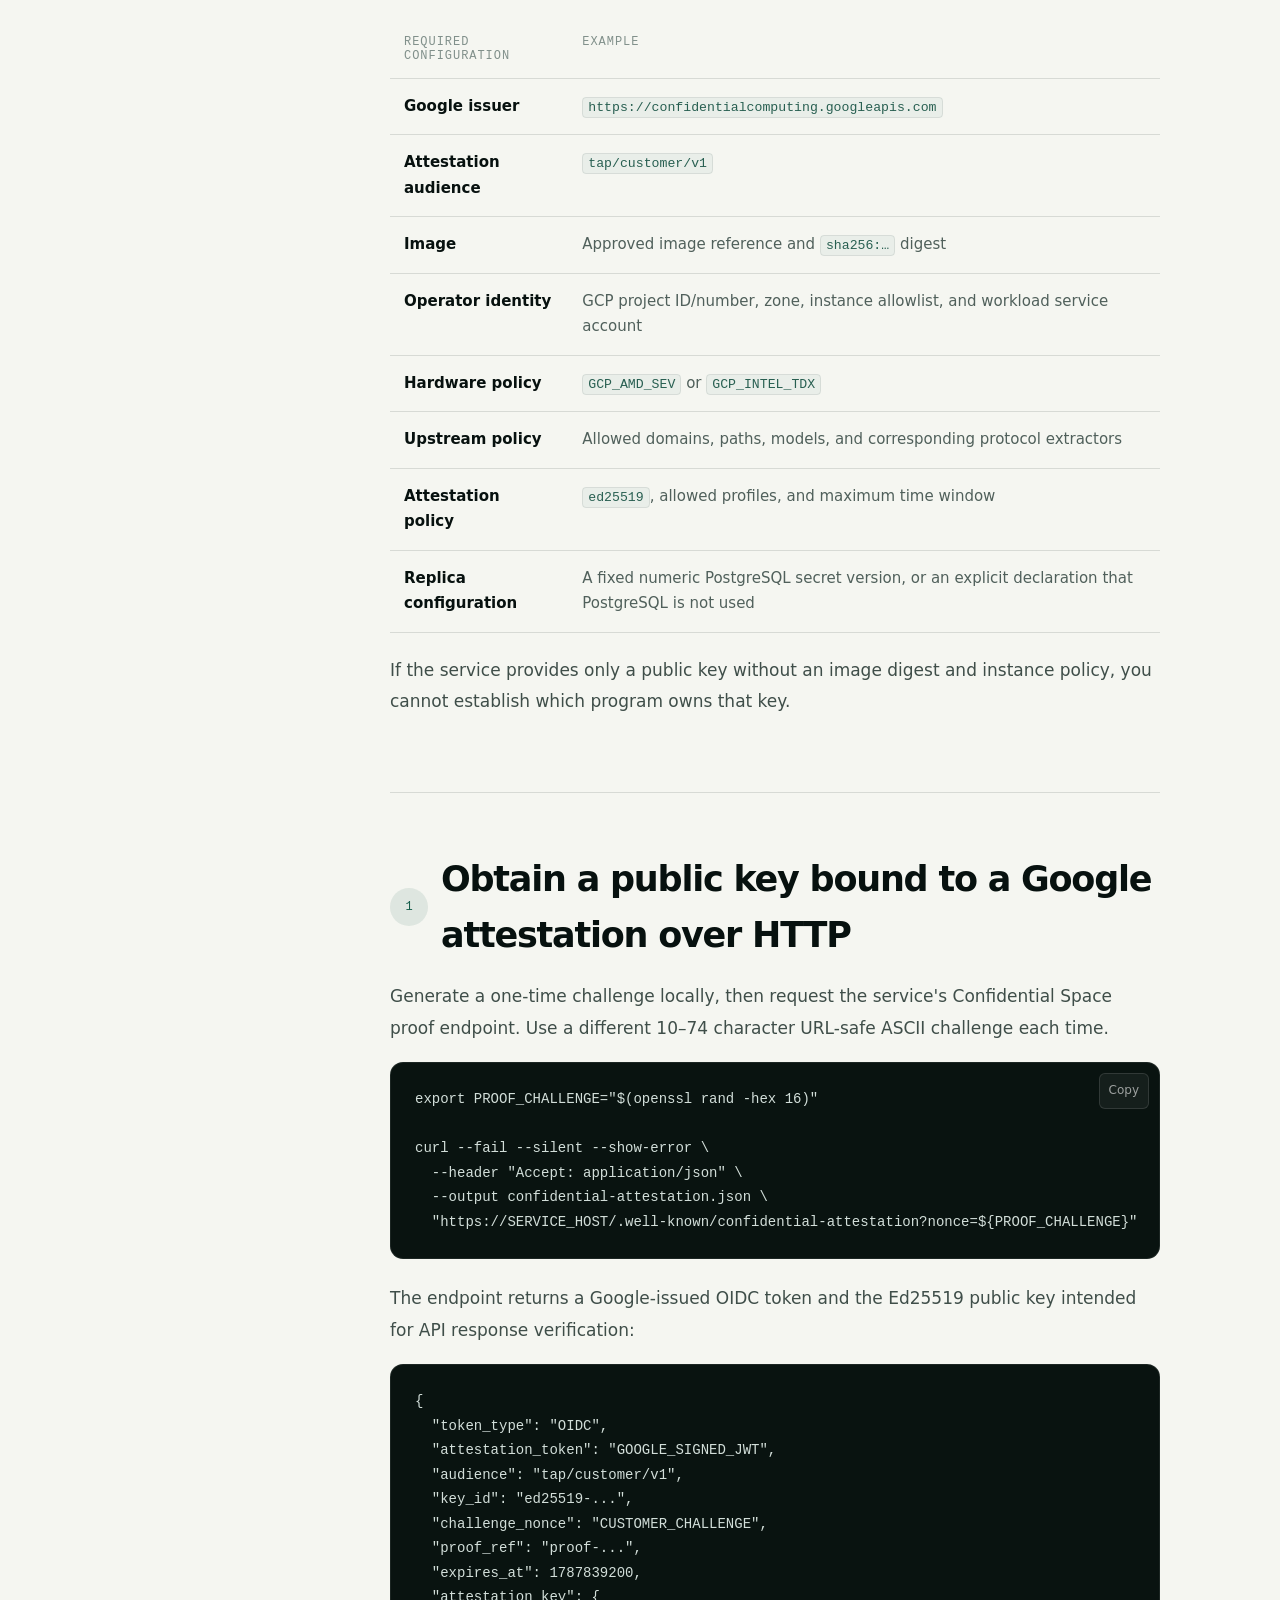
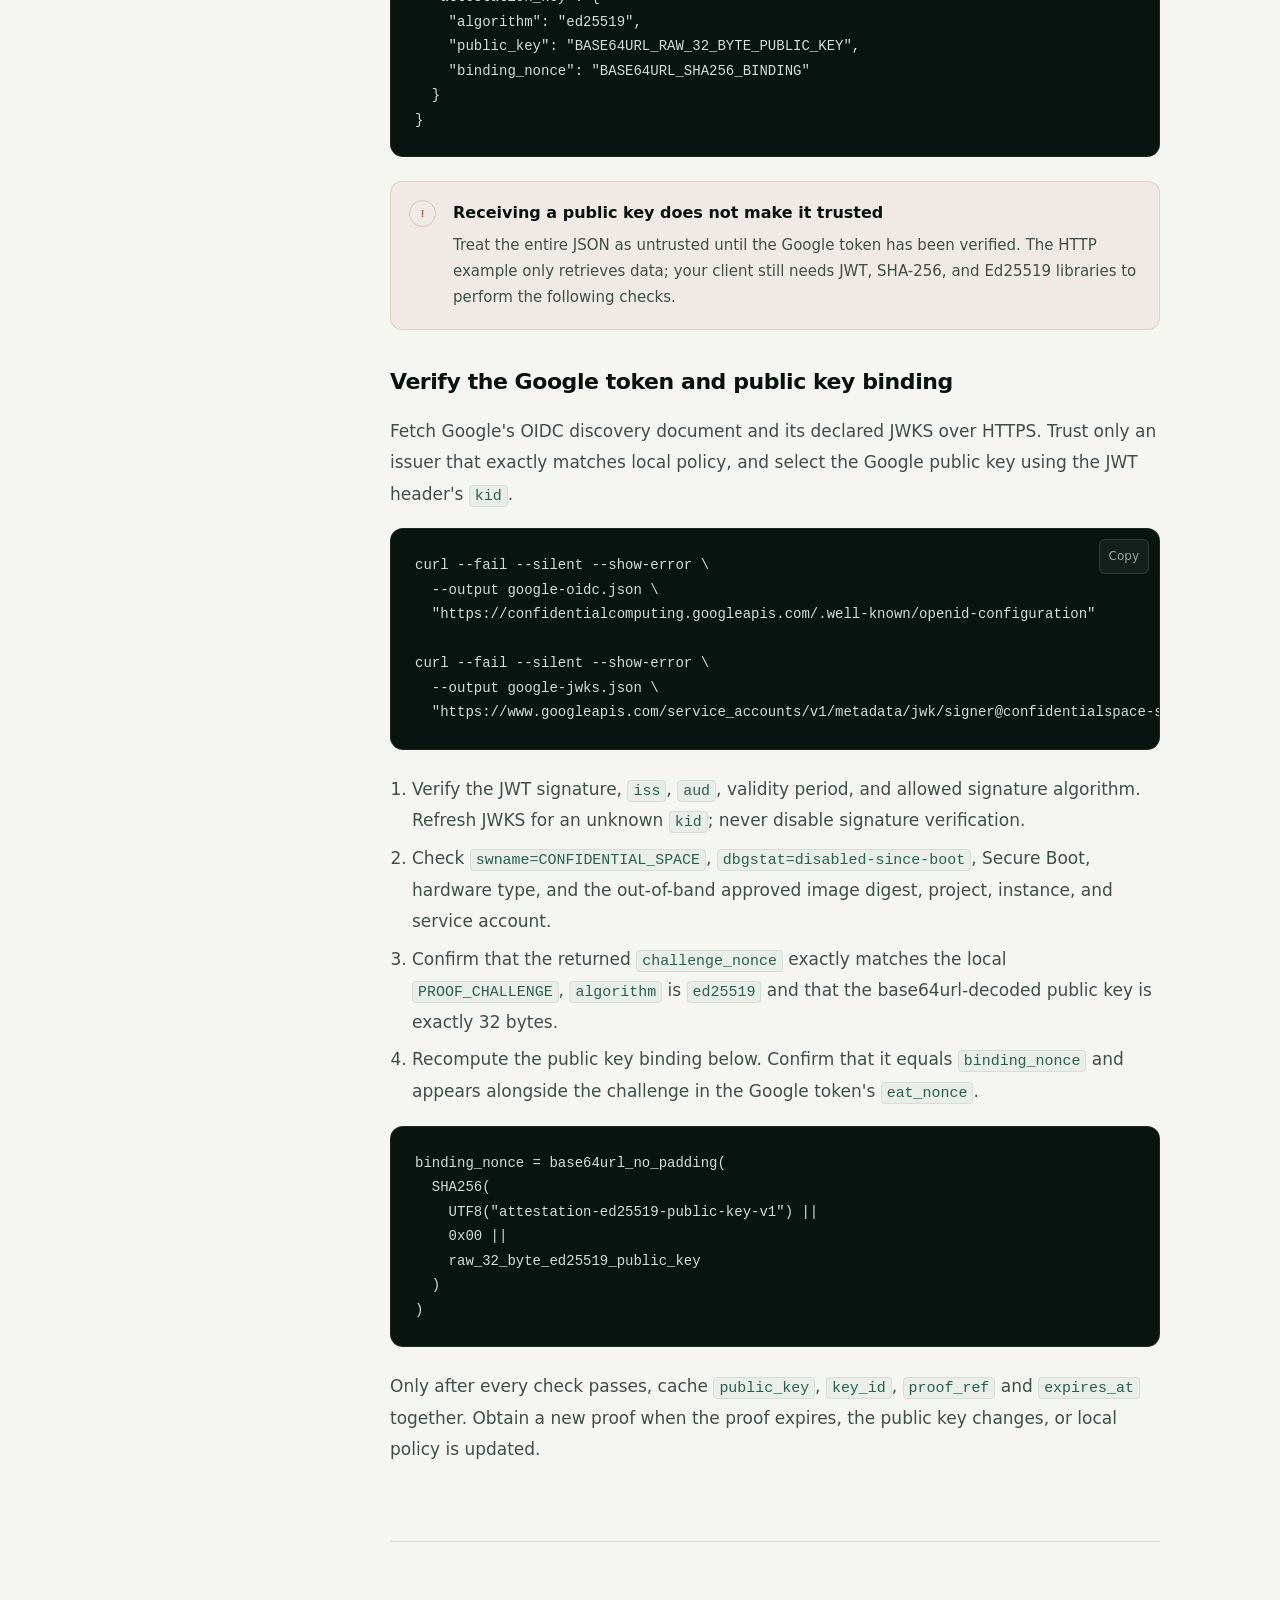
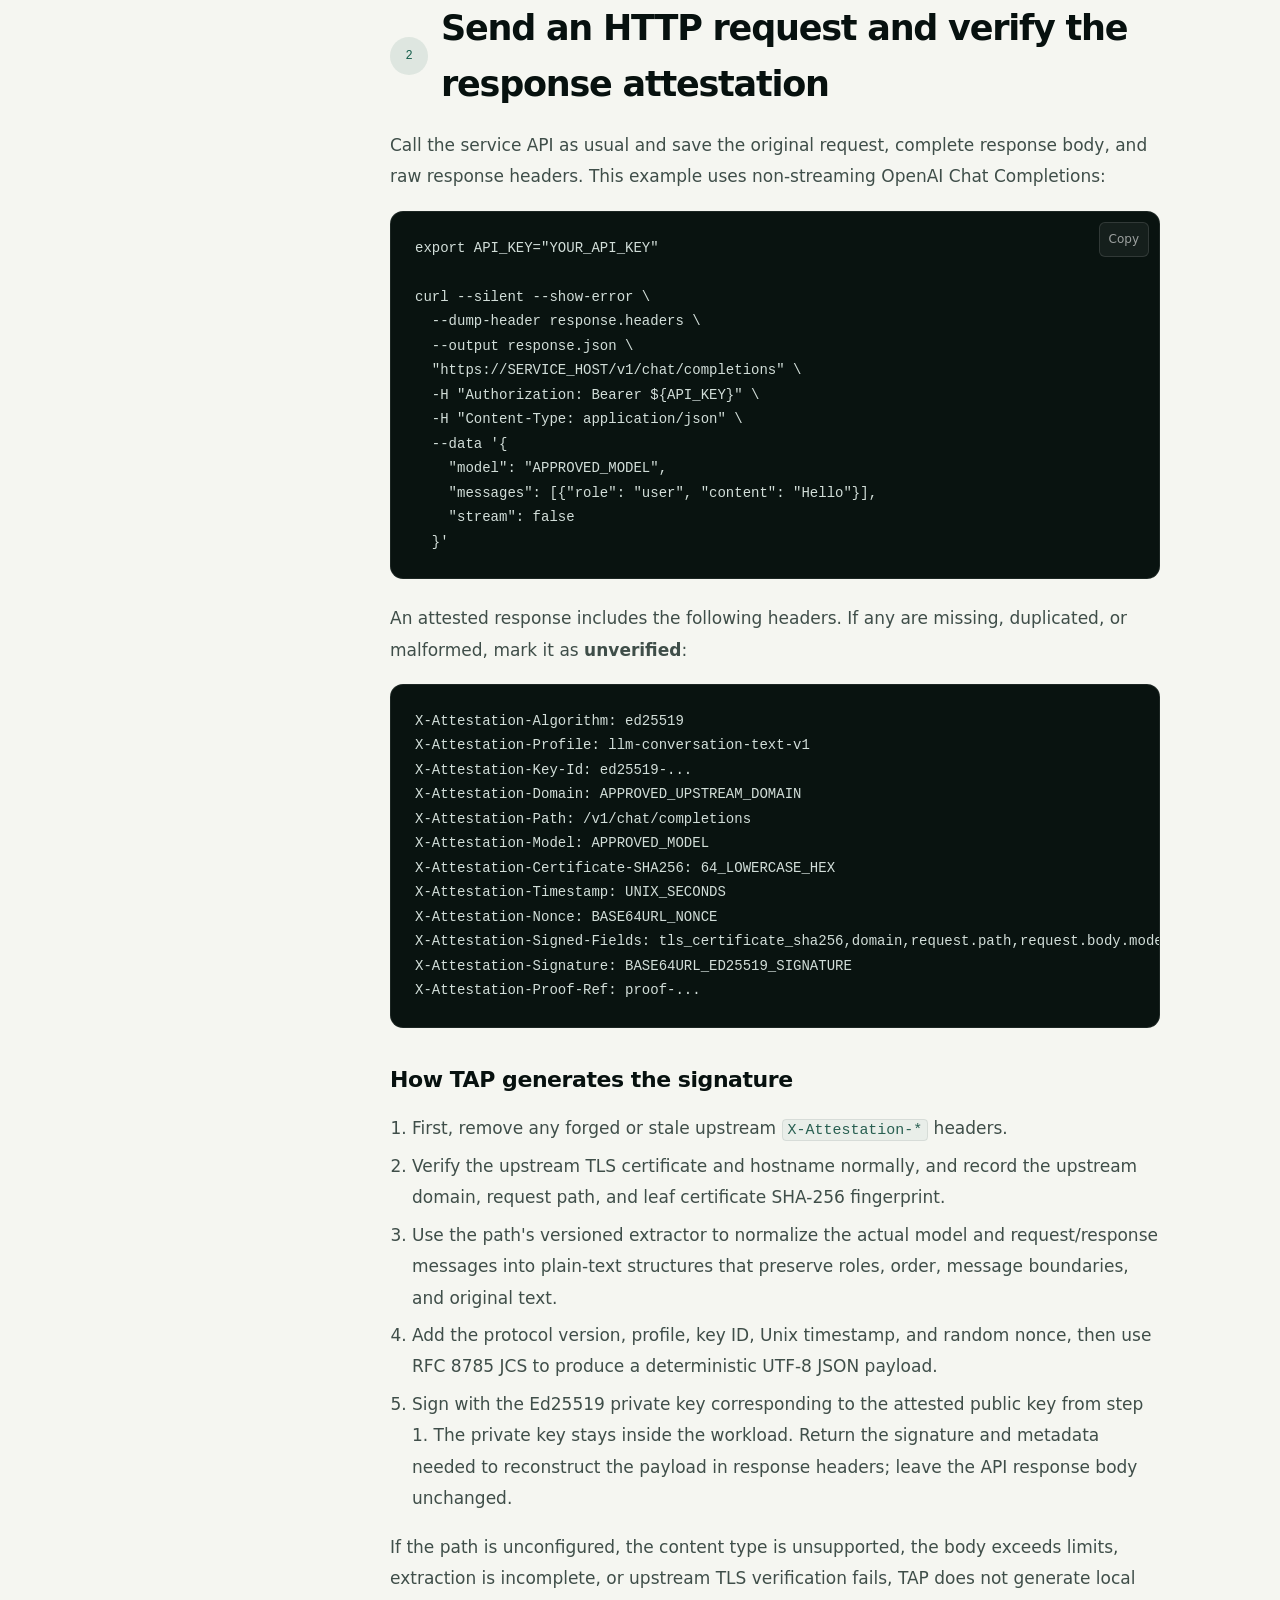
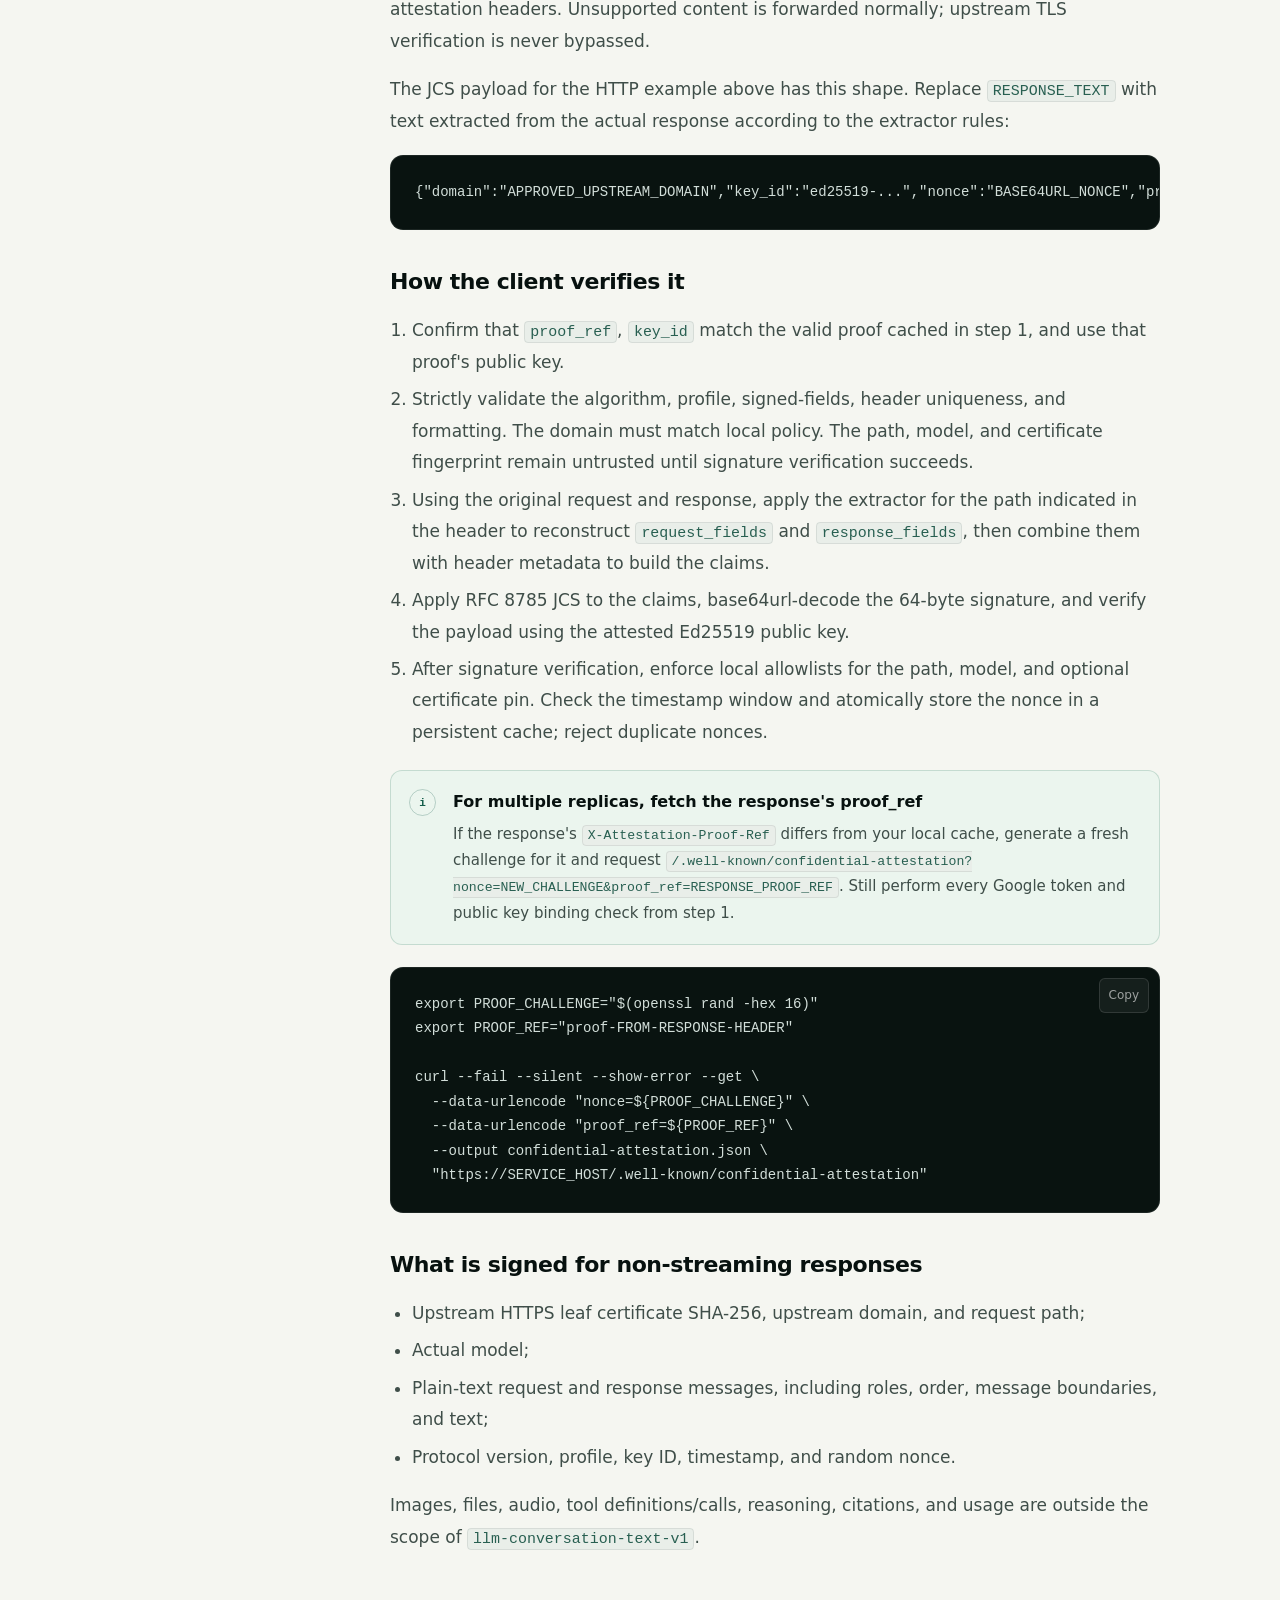
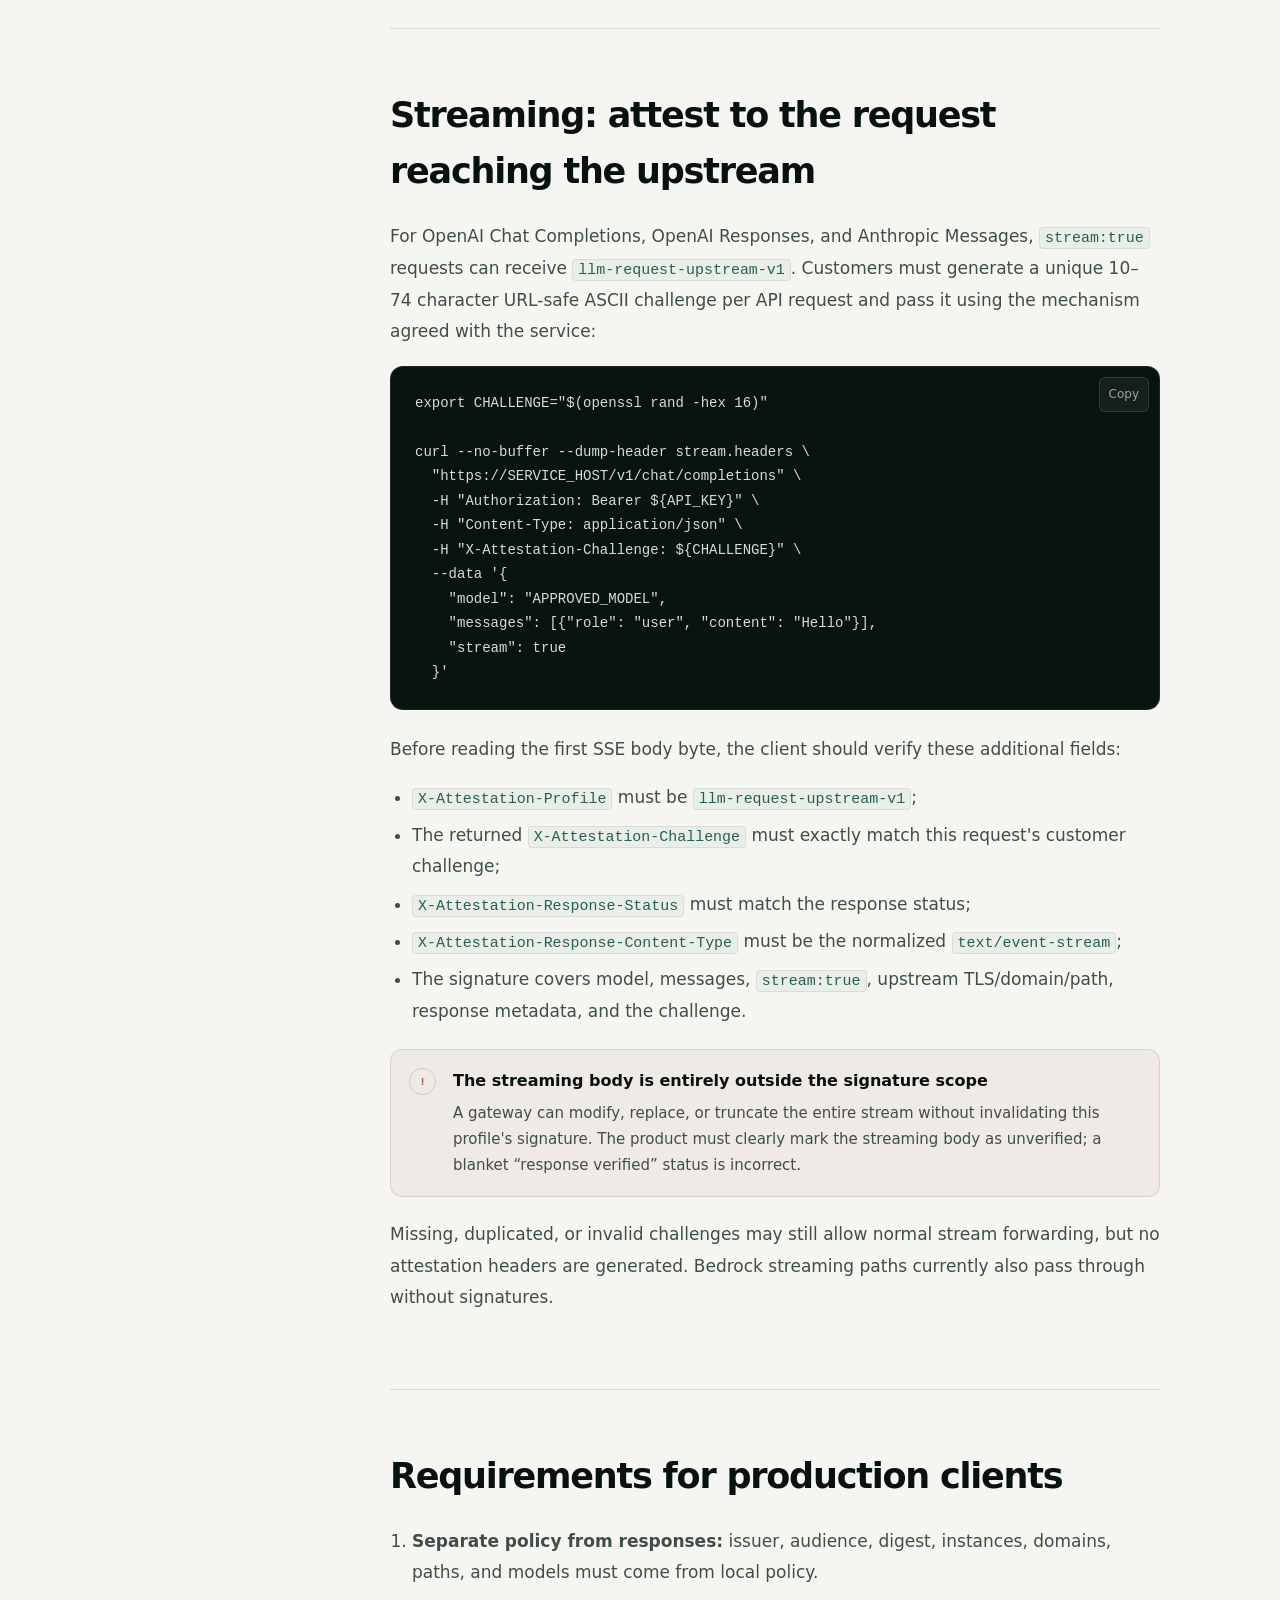
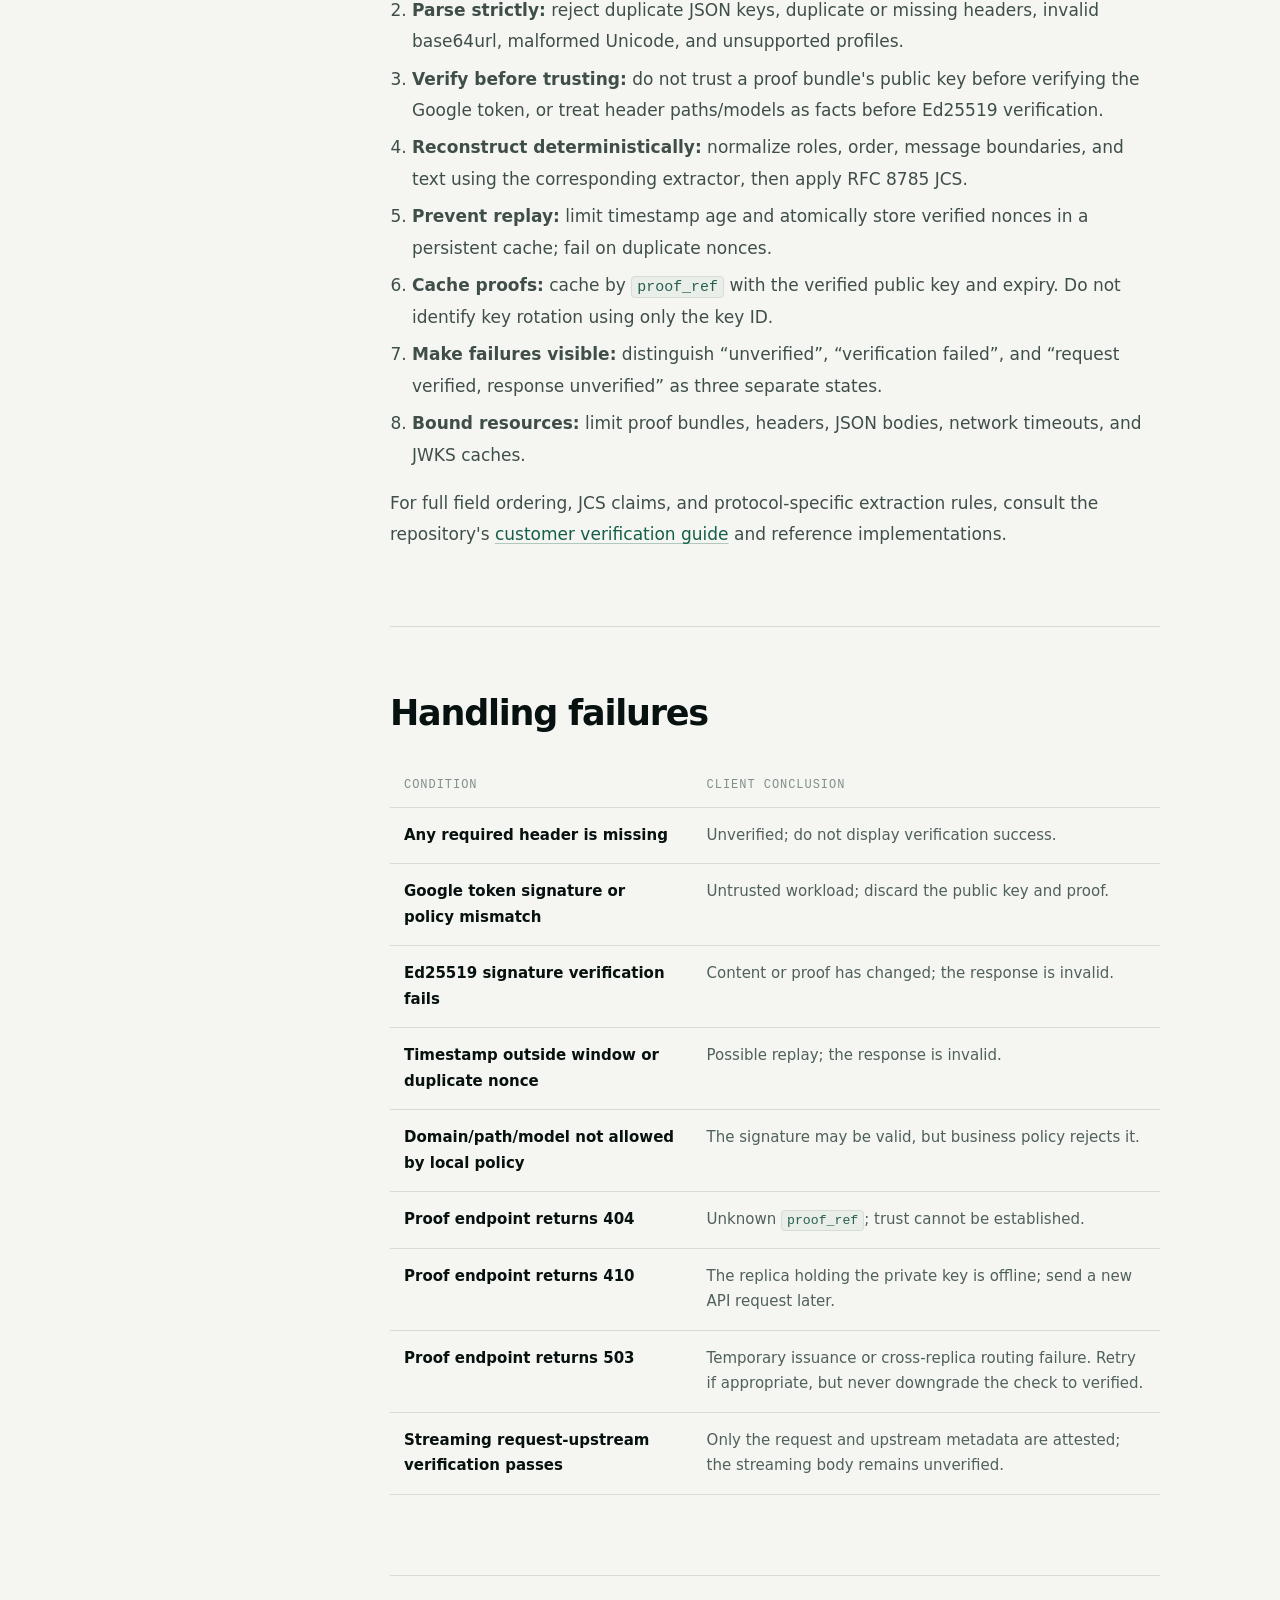
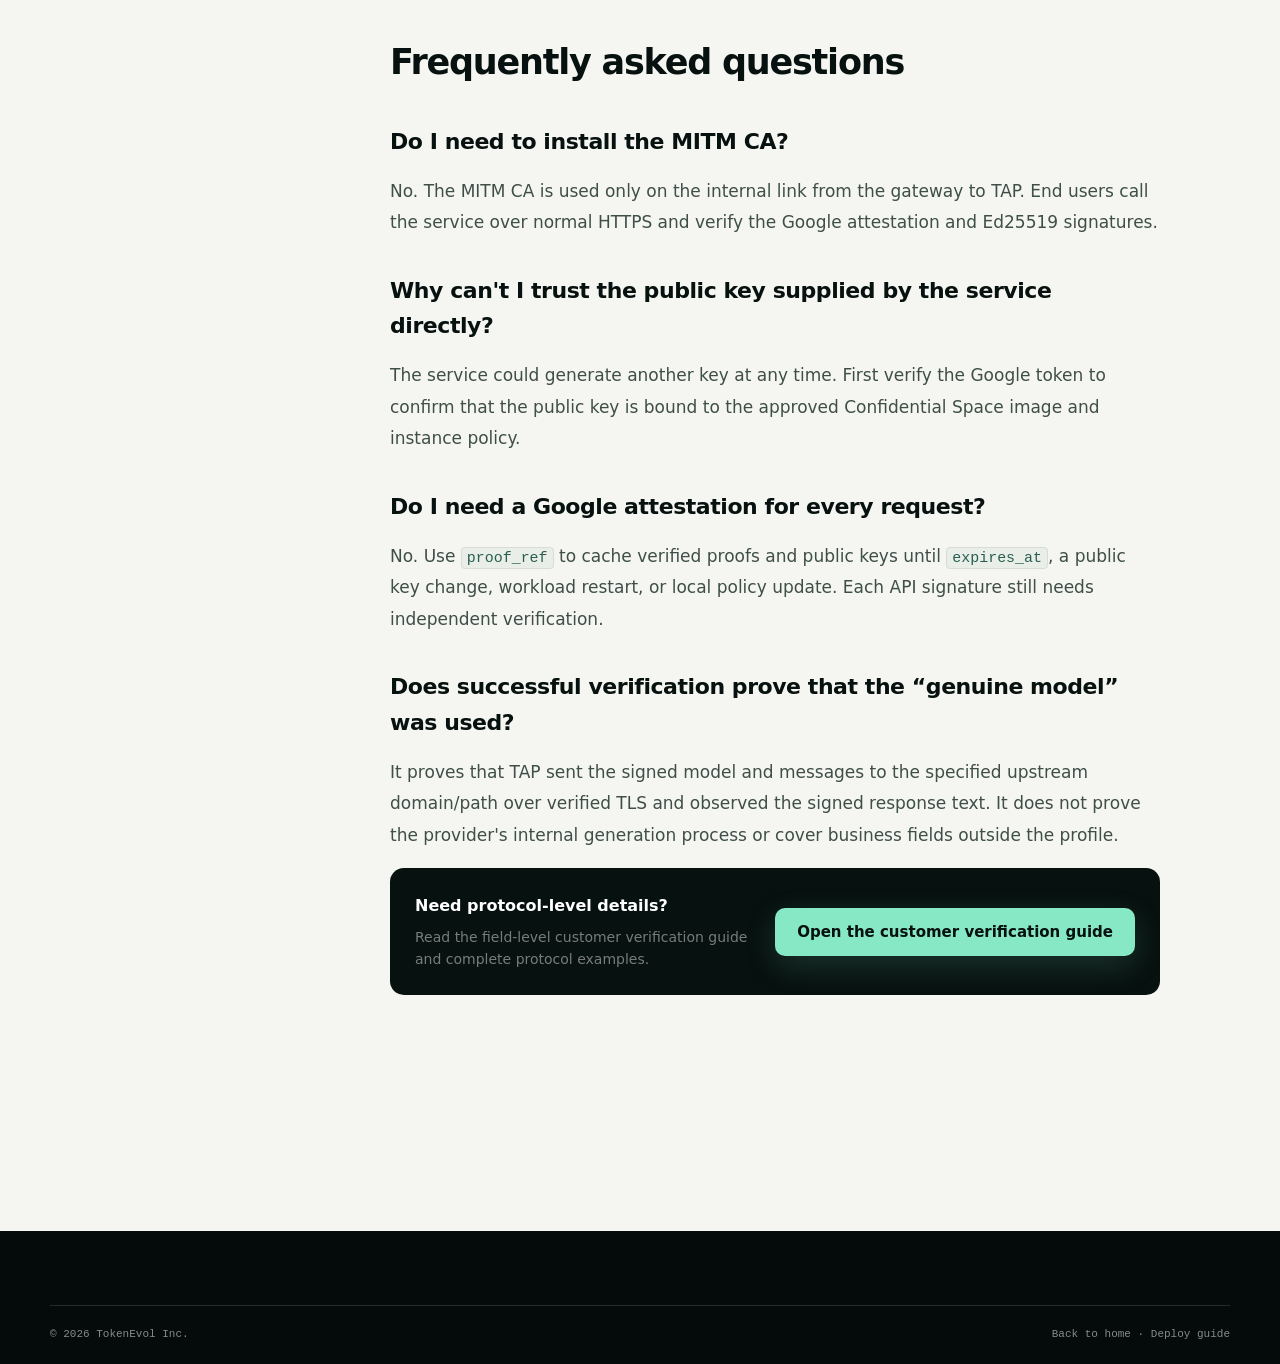
<file: website/user-guide.html>
<!doctype html>
<html lang="en">
  <head>
    <meta charset="UTF-8" />
    <meta name="viewport" content="width=device-width, initial-scale=1" />
    <meta name="description" content="TrustedAIProxy user guide: obtain Confidential Space proofs, verify Ed25519 public keys, check individual responses, and understand streaming boundaries." />
    <link rel="alternate" hreflang="en" href="user-guide.html" />
    <link rel="alternate" hreflang="zh-CN" href="zh/user-guide.html" />
    <link rel="alternate" hreflang="x-default" href="user-guide.html" />
    <meta name="theme-color" content="#07110f" />
    <title>User and Verification Guide | TrustedAIProxy</title>
    <script>document.documentElement.classList.add("js")</script>
    <link rel="stylesheet" href="assets/styles.css" />
    <script defer src="assets/site.js"></script>
  </head>
  <body class="docs-body">
    <a class="skip-link" href="#content">Skip to documentation</a>
    <header class="site-header scrolled" data-header>
      <div class="shell header-inner">
        <a class="brand" href="index.html" aria-label="TrustedAIProxy home">
          <svg class="brand-mark" viewBox="0 0 40 40" aria-hidden="true"><path d="M20 3 34 9v10c0 9.2-5.7 14.8-14 18-8.3-3.2-14-8.8-14-18V9l14-6Z" /><path d="m13.5 20.2 4.2 4.2 9-9" /></svg>
          <span>Trusted<span>AI</span>Proxy</span>
        </a>
        <nav class="desktop-nav" aria-label="Main navigation"><a href="index.html#principle">How it works</a><a href="index.html#verification">Verification</a><a href="index.html#scope">Proof scope</a></nav>
        <div class="header-actions">
          <a class="language-switch" href="zh/user-guide.html" lang="zh-CN" hreflang="zh-CN" aria-label="切换到中文" data-language-switch>中文</a>
          <a class="text-link desktop-only" href="deploy.html">Deploy guide</a>
          <a class="button button-small button-light" href="https://github.com/tokenevol/TrustedAIProxy" target="_blank" rel="noreferrer">GitHub</a>
          <button class="menu-button" type="button" aria-label="Open menu" aria-expanded="false" data-menu-button><span></span><span></span></button>
        </div>
      </div>
      <nav class="mobile-nav" aria-label="Mobile navigation" data-mobile-nav><a href="index.html">Home</a><a href="index.html#verification">Verification</a><a href="index.html#scope">Proof scope</a><a href="deploy.html">Deploy guide</a><a href="https://github.com/tokenevol/TrustedAIProxy">GitHub</a></nav>
    </header>

    <main>
      <section class="docs-hero">
        <div class="shell">
          <div class="breadcrumbs"><a href="index.html">Home</a><span>/</span><span>User docs</span></div>
          <h1>From receiving a response to verifying it</h1>
          <p>Use standard HTTPS to obtain a public key bound to a Google attestation, then verify each API response. No internal proxy connection, MITM CA installation, or repository scripts required.</p>
          <div class="docs-meta"><span>Document version: 1.1</span><span>Signature protocol: trusted-ai-proxy-v1</span><span>Reviewed: 2026-08-27</span></div>
        </div>
      </section>

      <div class="shell docs-shell">
        <aside class="docs-sidebar">
          <strong>On this page</strong>
          <nav aria-label="Documentation contents">
            <a href="#mental-model">Understand the two verification layers</a>
            <a href="#policy">Before you start: pin your policy</a>
            <a href="#key">1. Get an attested public key</a>
            <a href="#response">2. Request and verify a response</a>
            <a href="#stream">Streaming requests</a>
            <a href="#production-client">Production client requirements</a>
            <a href="#failures">Handling failures</a>
            <a href="#faq">Frequently asked questions</a>
          </nav>
          <div class="sidebar-card"><small>OPERATOR</small><strong>Need to deploy your own TAP?</strong><a href="deploy.html">Google Cloud deployment →</a></div>
        </aside>

        <article class="docs-content" id="content">
          <section id="mental-model">
            <h2>Understand the two verification layers</h2>
            <p>TrustedAIProxy does not ask you to trust a public key simply because the service sent it. The complete trust chain has two layers:</p>
            <table class="check-table">
              <thead><tr><th>Layer</th><th>What you verify</th><th>When</th></tr></thead>
              <tbody>
                <tr><td>Workload attestation</td><td>Google OIDC token → Confidential Space, image digest, project/instance/service account → Ed25519 public key binding</td><td>On first connection, key changes, or proof expiry</td></tr>
                <tr><td>Response attestation</td><td>Attested Ed25519 public key → upstream TLS, domain, path, model, request/response text, timestamp, and nonce</td><td>For every API response</td></tr>
              </tbody>
            </table>
            <div class="callout"><span class="callout-icon">i</span><div><strong>This is not a direct signature from the model provider</strong><p>An approved Confidential Space workload generates the proof. It attests to what that workload observed over a normally verified TLS connection; it does not claim that OpenAI, Anthropic, or AWS signed the text.</p></div></div>
          </section>

          <section id="policy">
            <h2>Before you start: pin policy through a trusted out-of-band channel</h2>
            <p>Before inspecting any response to verify, obtain expected values from a contract, customer portal, or signed configuration bundle from the service. Self-reported response values must not define your trust policy.</p>
            <table class="check-table">
              <thead><tr><th>Required configuration</th><th>Example</th></tr></thead>
              <tbody>
                <tr><td>Google issuer</td><td><code>https://confidentialcomputing.googleapis.com</code></td></tr>
                <tr><td>Attestation audience</td><td><code>tap/customer/v1</code></td></tr>
                <tr><td>Image</td><td>Approved image reference and <code>sha256:…</code> digest</td></tr>
                <tr><td>Operator identity</td><td>GCP project ID/number, zone, instance allowlist, and workload service account</td></tr>
                <tr><td>Hardware policy</td><td><code>GCP_AMD_SEV</code> or <code>GCP_INTEL_TDX</code></td></tr>
                <tr><td>Upstream policy</td><td>Allowed domains, paths, models, and corresponding protocol extractors</td></tr>
                <tr><td>Attestation policy</td><td><code>ed25519</code>, allowed profiles, and maximum time window</td></tr>
                <tr><td>Replica configuration</td><td>A fixed numeric PostgreSQL secret version, or an explicit declaration that PostgreSQL is not used</td></tr>
              </tbody>
            </table>
            <p>If the service provides only a public key without an image digest and instance policy, you cannot establish which program owns that key.</p>
          </section>

          <section id="key">
            <div class="step-heading"><span class="step-number">1</span><h2>Obtain a public key bound to a Google attestation over HTTP</h2></div>
            <p>Generate a one-time challenge locally, then request the service's Confidential Space proof endpoint. Use a different 10–74 character URL-safe ASCII challenge each time.</p>
            <div class="code-block"><button class="copy-button" type="button">Copy</button><pre><code>export PROOF_CHALLENGE="$(openssl rand -hex 16)"

curl --fail --silent --show-error \
  --header "Accept: application/json" \
  --output confidential-attestation.json \
  "https://SERVICE_HOST/.well-known/confidential-attestation?nonce=${PROOF_CHALLENGE}"</code></pre></div>
            <p>The endpoint returns a Google-issued OIDC token and the Ed25519 public key intended for API response verification:</p>
            <div class="code-block"><pre><code>{
  "token_type": "OIDC",
  "attestation_token": "GOOGLE_SIGNED_JWT",
  "audience": "tap/customer/v1",
  "key_id": "ed25519-...",
  "challenge_nonce": "CUSTOMER_CHALLENGE",
  "proof_ref": "proof-...",
  "expires_at": 1787839200,
  "attestation_key": {
    "algorithm": "ed25519",
    "public_key": "BASE64URL_RAW_32_BYTE_PUBLIC_KEY",
    "binding_nonce": "BASE64URL_SHA256_BINDING"
  }
}</code></pre></div>
            <div class="callout warning"><span class="callout-icon">!</span><div><strong>Receiving a public key does not make it trusted</strong><p>Treat the entire JSON as untrusted until the Google token has been verified. The HTTP example only retrieves data; your client still needs JWT, SHA-256, and Ed25519 libraries to perform the following checks.</p></div></div>
            <h3>Verify the Google token and public key binding</h3>
            <p>Fetch Google's OIDC discovery document and its declared JWKS over HTTPS. Trust only an issuer that exactly matches local policy, and select the Google public key using the JWT header's <code>kid</code>.</p>
            <div class="code-block"><button class="copy-button" type="button">Copy</button><pre><code>curl --fail --silent --show-error \
  --output google-oidc.json \
  "https://confidentialcomputing.googleapis.com/.well-known/openid-configuration"

curl --fail --silent --show-error \
  --output google-jwks.json \
  "https://www.googleapis.com/service_accounts/v1/metadata/jwk/signer@confidentialspace-sign.iam.gserviceaccount.com"</code></pre></div>
            <ol>
              <li>Verify the JWT signature, <code>iss</code>, <code>aud</code>, validity period, and allowed signature algorithm. Refresh JWKS for an unknown <code>kid</code>; never disable signature verification.</li>
              <li>Check <code>swname=CONFIDENTIAL_SPACE</code>, <code>dbgstat=disabled-since-boot</code>, Secure Boot, hardware type, and the out-of-band approved image digest, project, instance, and service account.</li>
              <li>Confirm that the returned <code>challenge_nonce</code> exactly matches the local <code>PROOF_CHALLENGE</code>, <code>algorithm</code> is <code>ed25519</code> and that the base64url-decoded public key is exactly 32 bytes.</li>
              <li>Recompute the public key binding below. Confirm that it equals <code>binding_nonce</code> and appears alongside the challenge in the Google token's <code>eat_nonce</code>.</li>
            </ol>
            <div class="code-block"><pre><code>binding_nonce = base64url_no_padding(
  SHA256(
    UTF8("attestation-ed25519-public-key-v1") ||
    0x00 ||
    raw_32_byte_ed25519_public_key
  )
)</code></pre></div>
            <p>Only after every check passes, cache <code>public_key</code>, <code>key_id</code>, <code>proof_ref</code> and <code>expires_at</code> together. Obtain a new proof when the proof expires, the public key changes, or local policy is updated.</p>
          </section>

          <section id="response">
            <div class="step-heading"><span class="step-number">2</span><h2>Send an HTTP request and verify the response attestation</h2></div>
            <p>Call the service API as usual and save the original request, complete response body, and raw response headers. This example uses non-streaming OpenAI Chat Completions:</p>
            <div class="code-block"><button class="copy-button" type="button">Copy</button><pre><code>export API_KEY="YOUR_API_KEY"

curl --silent --show-error \
  --dump-header response.headers \
  --output response.json \
  "https://SERVICE_HOST/v1/chat/completions" \
  -H "Authorization: Bearer ${API_KEY}" \
  -H "Content-Type: application/json" \
  --data '{
    "model": "APPROVED_MODEL",
    "messages": [{"role": "user", "content": "Hello"}],
    "stream": false
  }'</code></pre></div>
            <p>An attested response includes the following headers. If any are missing, duplicated, or malformed, mark it as <strong>unverified</strong>:</p>
            <div class="code-block"><pre><code>X-Attestation-Algorithm: ed25519
X-Attestation-Profile: llm-conversation-text-v1
X-Attestation-Key-Id: ed25519-...
X-Attestation-Domain: APPROVED_UPSTREAM_DOMAIN
X-Attestation-Path: /v1/chat/completions
X-Attestation-Model: APPROVED_MODEL
X-Attestation-Certificate-SHA256: 64_LOWERCASE_HEX
X-Attestation-Timestamp: UNIX_SECONDS
X-Attestation-Nonce: BASE64URL_NONCE
X-Attestation-Signed-Fields: tls_certificate_sha256,domain,request.path,request.body.model,request.body.messages,response.body.messages
X-Attestation-Signature: BASE64URL_ED25519_SIGNATURE
X-Attestation-Proof-Ref: proof-...</code></pre></div>
            <h3>How TAP generates the signature</h3>
            <ol>
              <li>First, remove any forged or stale upstream <code>X-Attestation-*</code> headers.</li>
              <li>Verify the upstream TLS certificate and hostname normally, and record the upstream domain, request path, and leaf certificate SHA-256 fingerprint.</li>
              <li>Use the path's versioned extractor to normalize the actual model and request/response messages into plain-text structures that preserve roles, order, message boundaries, and original text.</li>
              <li>Add the protocol version, profile, key ID, Unix timestamp, and random nonce, then use RFC 8785 JCS to produce a deterministic UTF-8 JSON payload.</li>
              <li>Sign with the Ed25519 private key corresponding to the attested public key from step 1. The private key stays inside the workload. Return the signature and metadata needed to reconstruct the payload in response headers; leave the API response body unchanged.</li>
            </ol>
            <p>If the path is unconfigured, the content type is unsupported, the body exceeds limits, extraction is incomplete, or upstream TLS verification fails, TAP does not generate local attestation headers. Unsupported content is forwarded normally; upstream TLS verification is never bypassed.</p>
            <p>The JCS payload for the HTTP example above has this shape. Replace <code>RESPONSE_TEXT</code> with text extracted from the actual response according to the extractor rules:</p>
            <div class="code-block"><pre><code>{"domain":"APPROVED_UPSTREAM_DOMAIN","key_id":"ed25519-...","nonce":"BASE64URL_NONCE","profile":"llm-conversation-text-v1","request_fields":[{"name":"model","value":"APPROVED_MODEL"},{"name":"messages","value":[{"role":"user","text":"Hello"}]}],"request_path":"/v1/chat/completions","response_fields":[{"name":"messages","value":[{"role":"assistant","text":"RESPONSE_TEXT"}]}],"timestamp":1787835600,"tls_certificate_sha256":"64_lowercase_hex","version":"trusted-ai-proxy-v1"}</code></pre></div>
            <h3>How the client verifies it</h3>
            <ol>
              <li>Confirm that <code>proof_ref</code>, <code>key_id</code> match the valid proof cached in step 1, and use that proof's public key.</li>
              <li>Strictly validate the algorithm, profile, signed-fields, header uniqueness, and formatting. The domain must match local policy. The path, model, and certificate fingerprint remain untrusted until signature verification succeeds.</li>
              <li>Using the original request and response, apply the extractor for the path indicated in the header to reconstruct <code>request_fields</code> and <code>response_fields</code>, then combine them with header metadata to build the claims.</li>
              <li>Apply RFC 8785 JCS to the claims, base64url-decode the 64-byte signature, and verify the payload using the attested Ed25519 public key.</li>
              <li>After signature verification, enforce local allowlists for the path, model, and optional certificate pin. Check the timestamp window and atomically store the nonce in a persistent cache; reject duplicate nonces.</li>
            </ol>
            <div class="callout"><span class="callout-icon">i</span><div><strong>For multiple replicas, fetch the response's proof_ref</strong><p>If the response's <code>X-Attestation-Proof-Ref</code> differs from your local cache, generate a fresh challenge for it and request <code>/.well-known/confidential-attestation?nonce=NEW_CHALLENGE&amp;proof_ref=RESPONSE_PROOF_REF</code>. Still perform every Google token and public key binding check from step 1.</p></div></div>
            <div class="code-block"><button class="copy-button" type="button">Copy</button><pre><code>export PROOF_CHALLENGE="$(openssl rand -hex 16)"
export PROOF_REF="proof-FROM-RESPONSE-HEADER"

curl --fail --silent --show-error --get \
  --data-urlencode "nonce=${PROOF_CHALLENGE}" \
  --data-urlencode "proof_ref=${PROOF_REF}" \
  --output confidential-attestation.json \
  "https://SERVICE_HOST/.well-known/confidential-attestation"</code></pre></div>
            <h3>What is signed for non-streaming responses</h3>
            <ul>
              <li>Upstream HTTPS leaf certificate SHA-256, upstream domain, and request path;</li>
              <li>Actual model;</li>
              <li>Plain-text request and response messages, including roles, order, message boundaries, and text;</li>
              <li>Protocol version, profile, key ID, timestamp, and random nonce.</li>
            </ul>
            <p>Images, files, audio, tool definitions/calls, reasoning, citations, and usage are outside the scope of <code>llm-conversation-text-v1</code>.</p>
          </section>

          <section id="stream">
            <h2>Streaming: attest to the request reaching the upstream</h2>
            <p>For OpenAI Chat Completions, OpenAI Responses, and Anthropic Messages, <code>stream:true</code> requests can receive <code>llm-request-upstream-v1</code>. Customers must generate a unique 10–74 character URL-safe ASCII challenge per API request and pass it using the mechanism agreed with the service:</p>
            <div class="code-block"><button class="copy-button" type="button">Copy</button><pre><code>export CHALLENGE="$(openssl rand -hex 16)"

curl --no-buffer --dump-header stream.headers \
  "https://SERVICE_HOST/v1/chat/completions" \
  -H "Authorization: Bearer ${API_KEY}" \
  -H "Content-Type: application/json" \
  -H "X-Attestation-Challenge: ${CHALLENGE}" \
  --data '{
    "model": "APPROVED_MODEL",
    "messages": [{"role": "user", "content": "Hello"}],
    "stream": true
  }'</code></pre></div>
            <p>Before reading the first SSE body byte, the client should verify these additional fields:</p>
            <ul>
              <li><code>X-Attestation-Profile</code> must be <code>llm-request-upstream-v1</code>;</li>
              <li>The returned <code>X-Attestation-Challenge</code> must exactly match this request's customer challenge;</li>
              <li><code>X-Attestation-Response-Status</code> must match the response status;</li>
              <li><code>X-Attestation-Response-Content-Type</code> must be the normalized <code>text/event-stream</code>;</li>
              <li>The signature covers model, messages, <code>stream:true</code>, upstream TLS/domain/path, response metadata, and the challenge.</li>
            </ul>
            <div class="callout warning"><span class="callout-icon">!</span><div><strong>The streaming body is entirely outside the signature scope</strong><p>A gateway can modify, replace, or truncate the entire stream without invalidating this profile's signature. The product must clearly mark the streaming body as unverified; a blanket “response verified” status is incorrect.</p></div></div>
            <p>Missing, duplicated, or invalid challenges may still allow normal stream forwarding, but no attestation headers are generated. Bedrock streaming paths currently also pass through without signatures.</p>
          </section>

          <section id="production-client">
            <h2>Requirements for production clients</h2>
            <ol>
              <li><strong>Separate policy from responses:</strong> issuer, audience, digest, instances, domains, paths, and models must come from local policy.</li>
              <li><strong>Parse strictly:</strong> reject duplicate JSON keys, duplicate or missing headers, invalid base64url, malformed Unicode, and unsupported profiles.</li>
              <li><strong>Verify before trusting:</strong> do not trust a proof bundle's public key before verifying the Google token, or treat header paths/models as facts before Ed25519 verification.</li>
              <li><strong>Reconstruct deterministically:</strong> normalize roles, order, message boundaries, and text using the corresponding extractor, then apply RFC 8785 JCS.</li>
              <li><strong>Prevent replay:</strong> limit timestamp age and atomically store verified nonces in a persistent cache; fail on duplicate nonces.</li>
              <li><strong>Cache proofs:</strong> cache by <code>proof_ref</code> with the verified public key and expiry. Do not identify key rotation using only the key ID.</li>
              <li><strong>Make failures visible:</strong> distinguish “unverified”, “verification failed”, and “request verified, response unverified” as three separate states.</li>
              <li><strong>Bound resources:</strong> limit proof bundles, headers, JSON bodies, network timeouts, and JWKS caches.</li>
            </ol>
            <p>For full field ordering, JCS claims, and protocol-specific extraction rules, consult the repository's <a href="https://github.com/tokenevol/TrustedAIProxy/blob/main/docs/customer-verification-guide.md" target="_blank" rel="noreferrer">customer verification guide</a> and reference implementations.</p>
          </section>

          <section id="failures">
            <h2>Handling failures</h2>
            <table class="check-table">
              <thead><tr><th>Condition</th><th>Client conclusion</th></tr></thead>
              <tbody>
                <tr><td>Any required header is missing</td><td>Unverified; do not display verification success.</td></tr>
                <tr><td>Google token signature or policy mismatch</td><td>Untrusted workload; discard the public key and proof.</td></tr>
                <tr><td>Ed25519 signature verification fails</td><td>Content or proof has changed; the response is invalid.</td></tr>
                <tr><td>Timestamp outside window or duplicate nonce</td><td>Possible replay; the response is invalid.</td></tr>
                <tr><td>Domain/path/model not allowed by local policy</td><td>The signature may be valid, but business policy rejects it.</td></tr>
                <tr><td>Proof endpoint returns 404</td><td>Unknown <code>proof_ref</code>; trust cannot be established.</td></tr>
                <tr><td>Proof endpoint returns 410</td><td>The replica holding the private key is offline; send a new API request later.</td></tr>
                <tr><td>Proof endpoint returns 503</td><td>Temporary issuance or cross-replica routing failure. Retry if appropriate, but never downgrade the check to verified.</td></tr>
                <tr><td>Streaming request-upstream verification passes</td><td>Only the request and upstream metadata are attested; the streaming body remains unverified.</td></tr>
              </tbody>
            </table>
          </section>

          <section id="faq">
            <h2>Frequently asked questions</h2>
            <h3>Do I need to install the MITM CA?</h3>
            <p>No. The MITM CA is used only on the internal link from the gateway to TAP. End users call the service over normal HTTPS and verify the Google attestation and Ed25519 signatures.</p>
            <h3>Why can't I trust the public key supplied by the service directly?</h3>
            <p>The service could generate another key at any time. First verify the Google token to confirm that the public key is bound to the approved Confidential Space image and instance policy.</p>
            <h3>Do I need a Google attestation for every request?</h3>
            <p>No. Use <code>proof_ref</code> to cache verified proofs and public keys until <code>expires_at</code>, a public key change, workload restart, or local policy update. Each API signature still needs independent verification.</p>
            <h3>Does successful verification prove that the “genuine model” was used?</h3>
            <p>It proves that TAP sent the signed model and messages to the specified upstream domain/path over verified TLS and observed the signed response text. It does not prove the provider's internal generation process or cover business fields outside the profile.</p>
            <div class="doc-next"><div><strong>Need protocol-level details?</strong><span>Read the field-level customer verification guide and complete protocol examples.</span></div><a class="button button-primary" href="https://github.com/tokenevol/TrustedAIProxy/blob/main/docs/customer-verification-guide.md" target="_blank" rel="noreferrer">Open the customer verification guide</a></div>
          </section>
        </article>
      </div>
    </main>

    <footer class="site-footer"><div class="shell footer-bottom"><span>© 2026 TokenEvol Inc.</span><span><a href="index.html">Back to home</a> · <a href="deploy.html">Deploy guide</a></span></div></footer>
  </body>
</html>
</file>
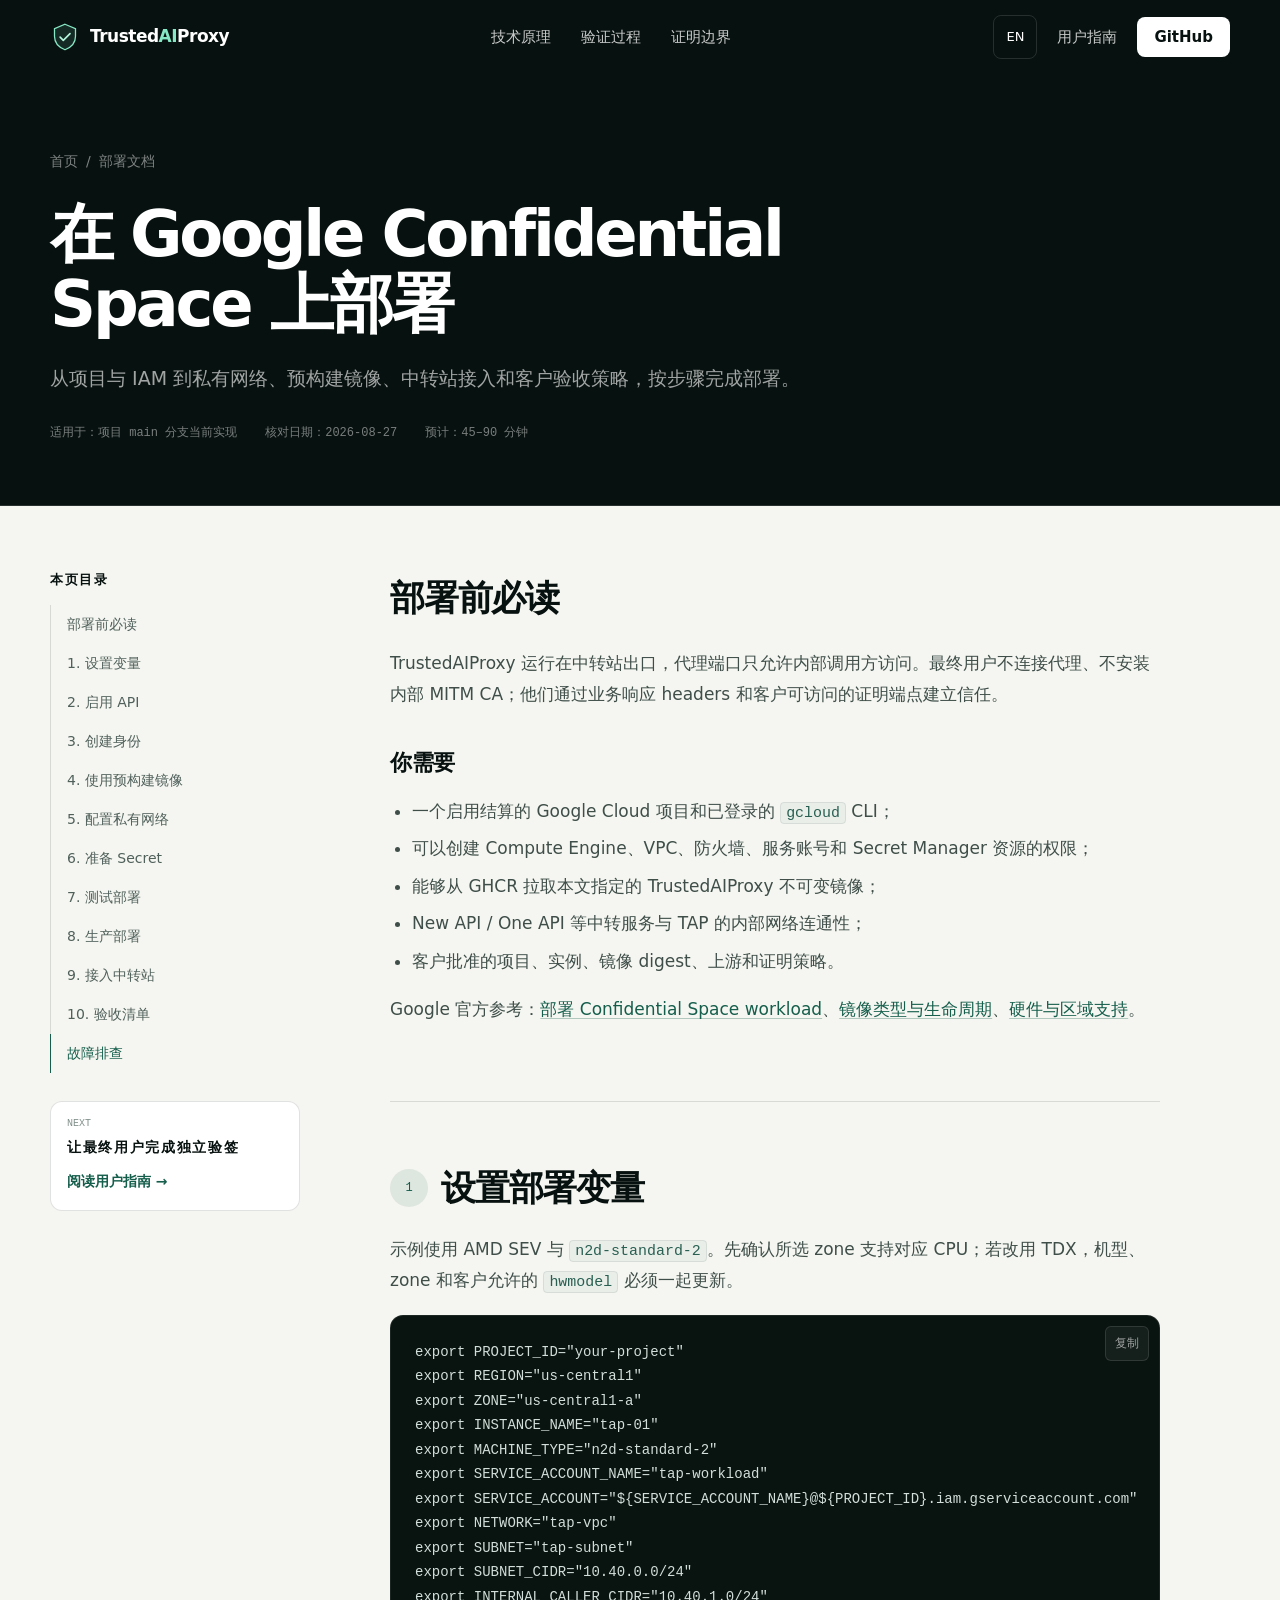
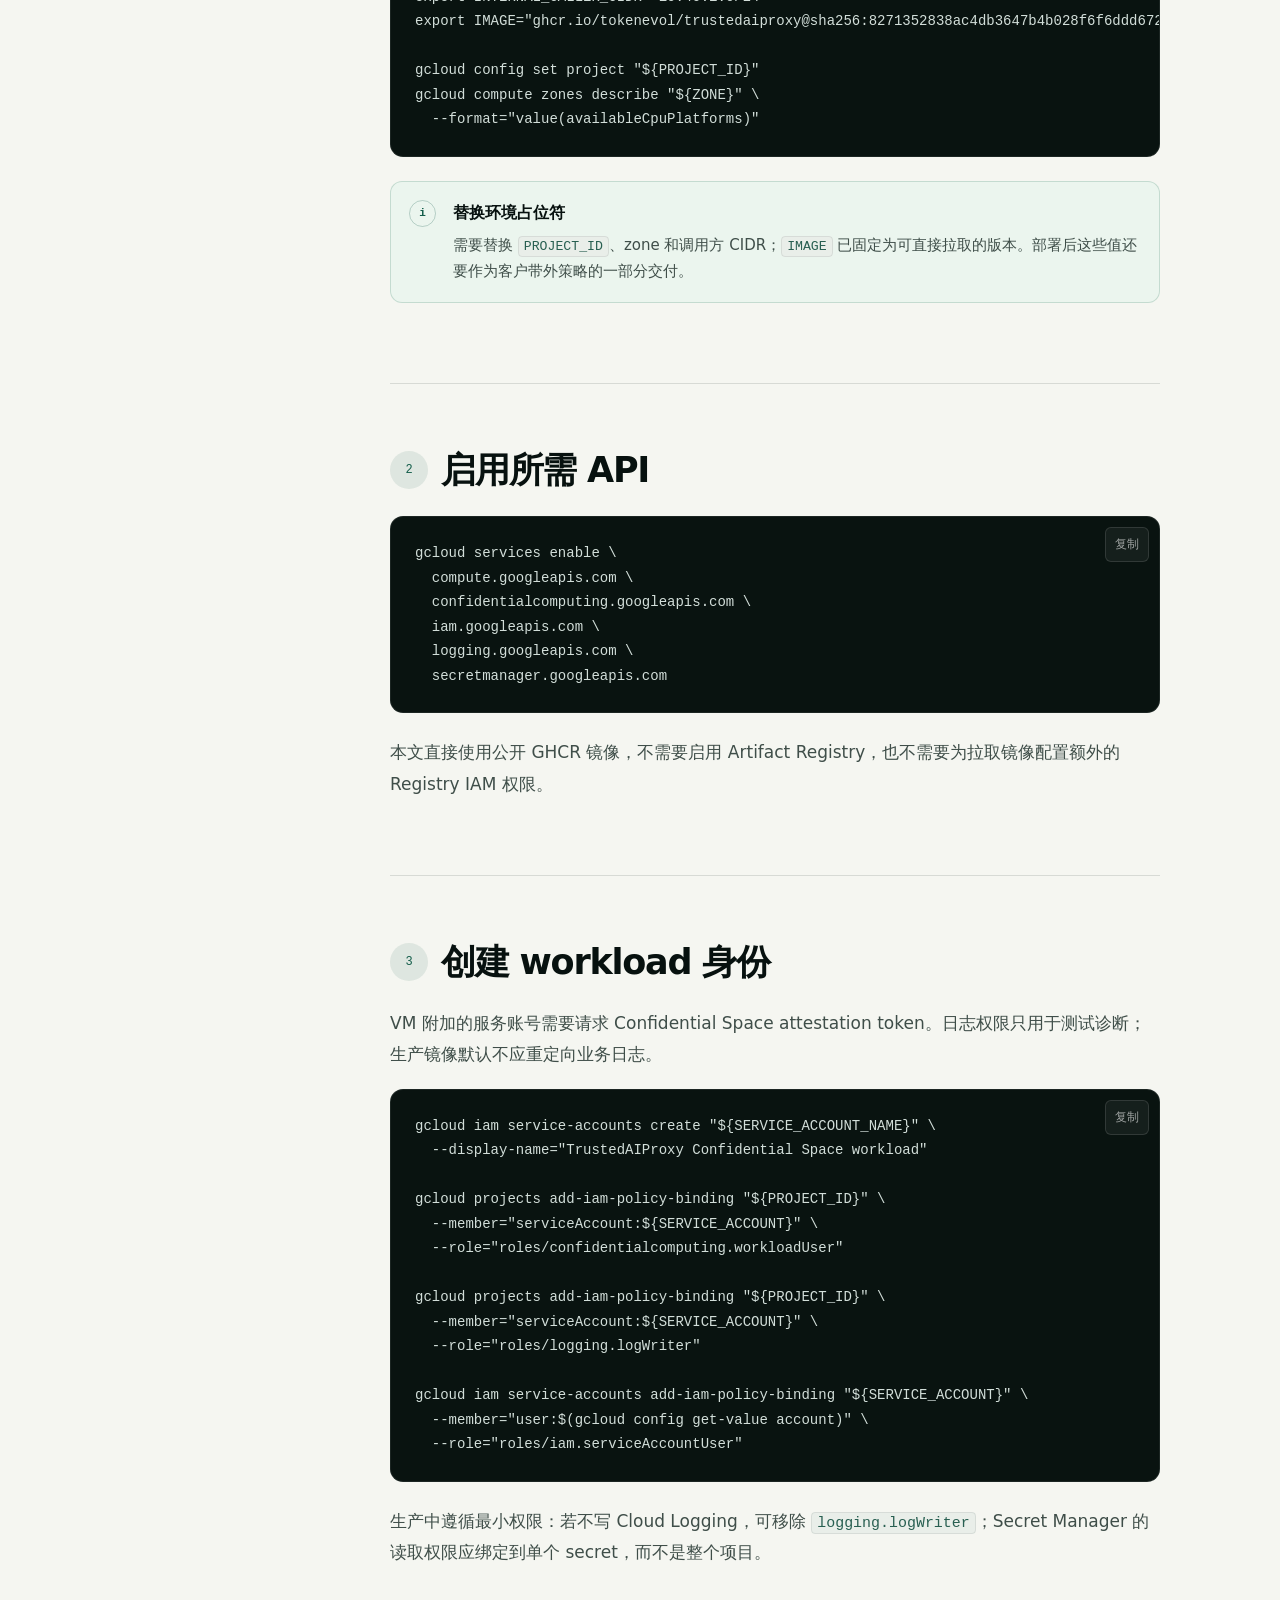
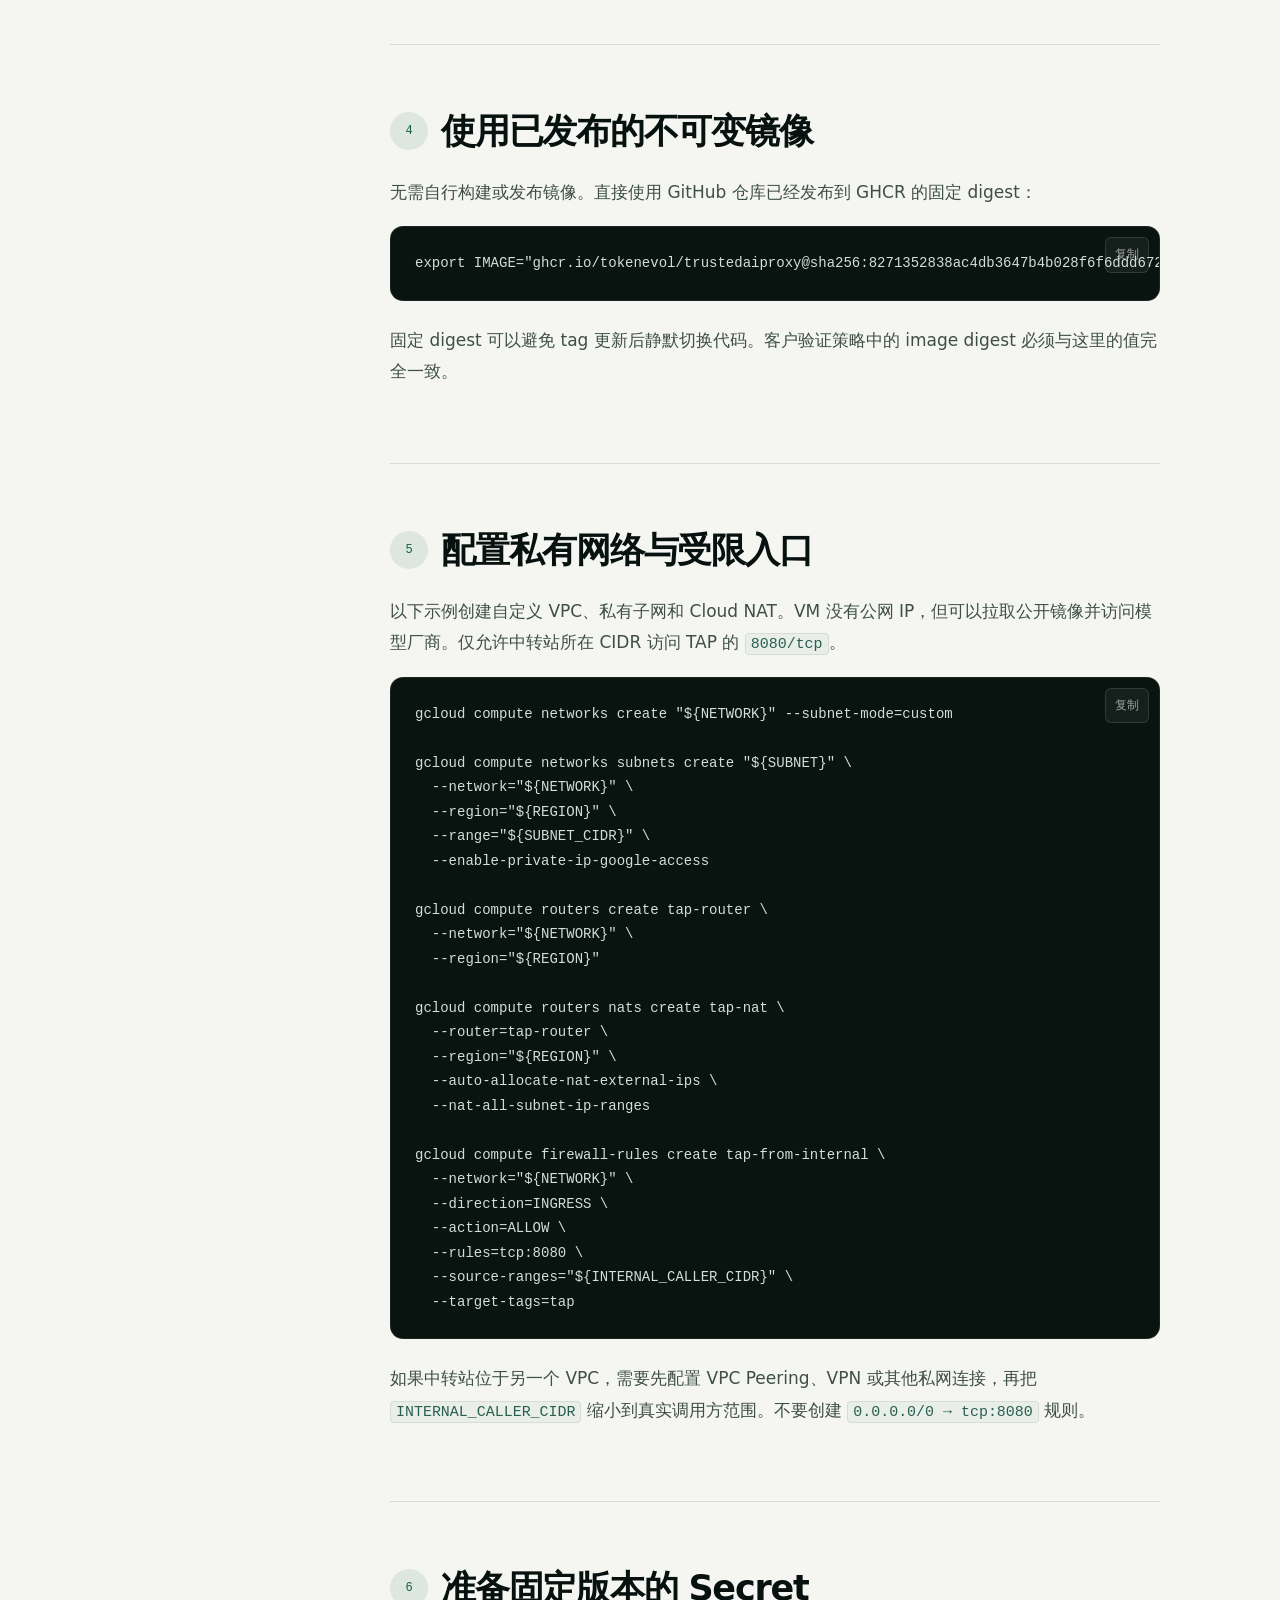
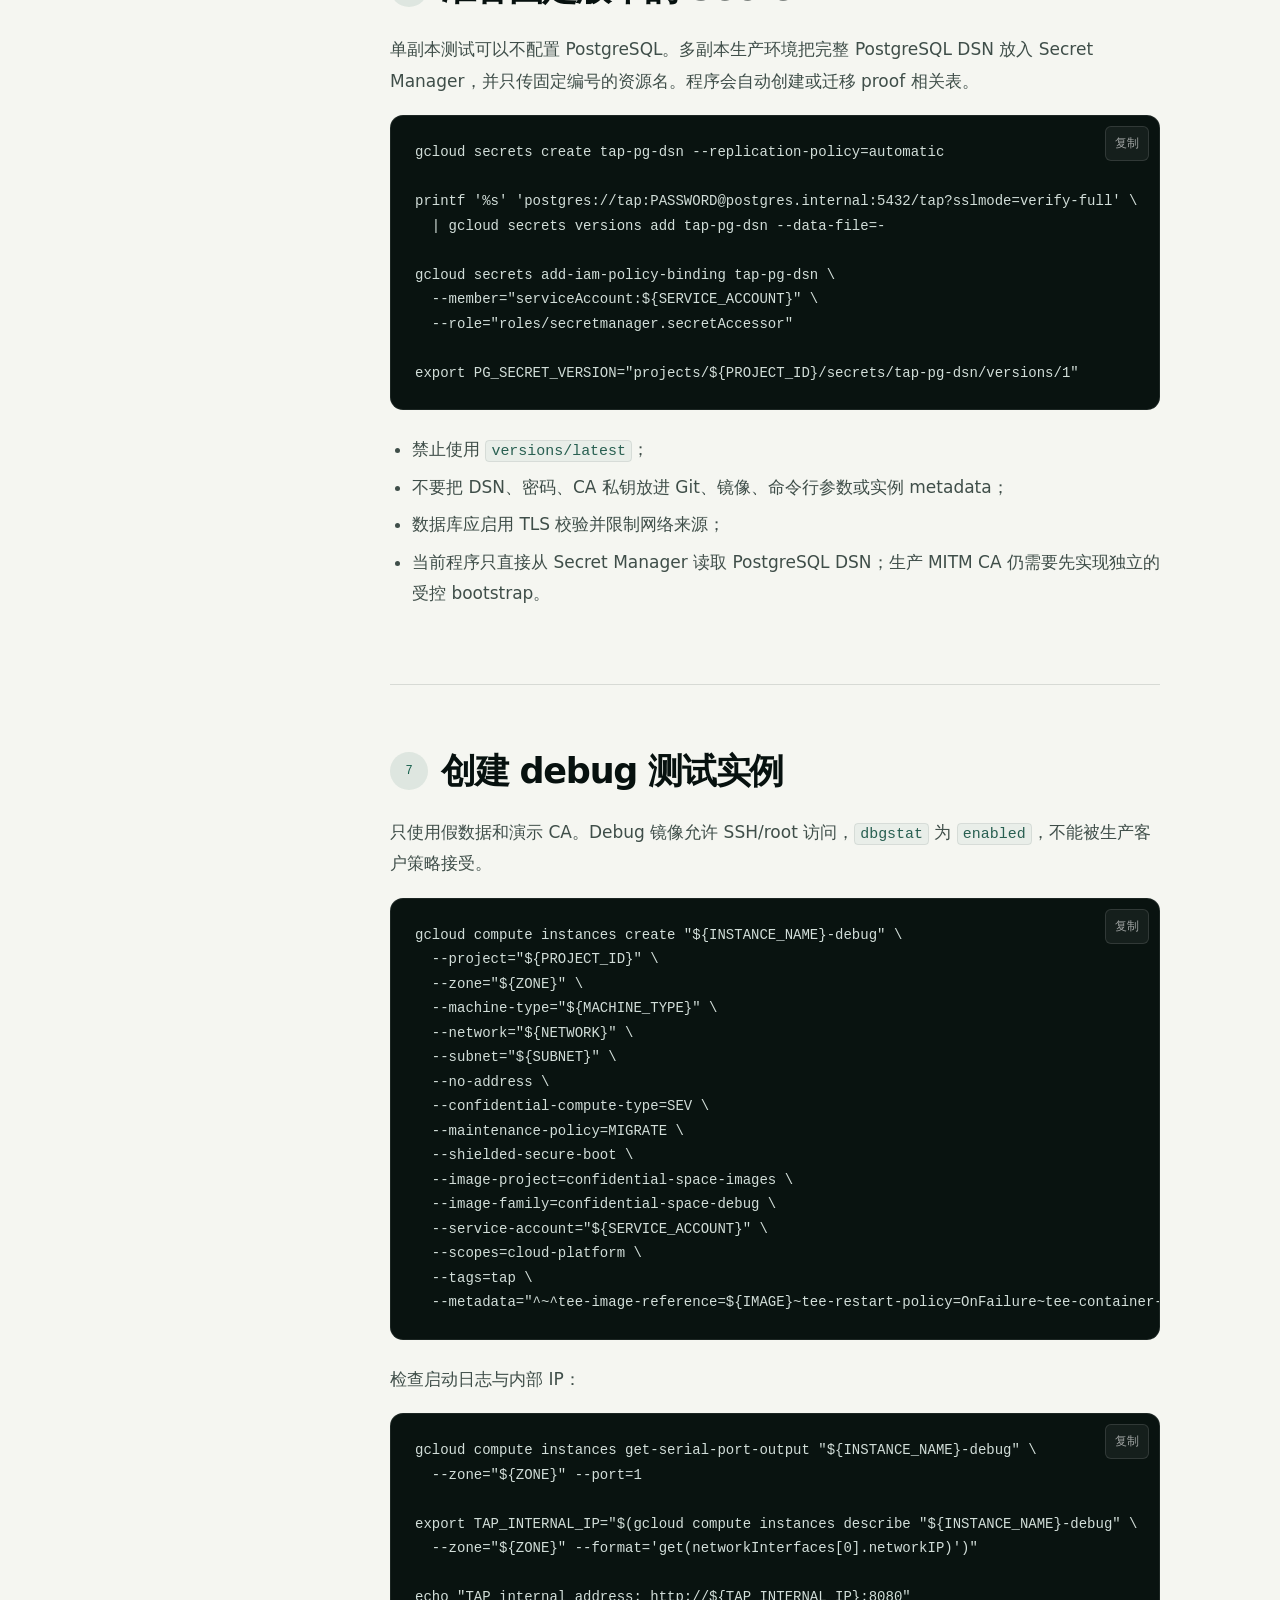
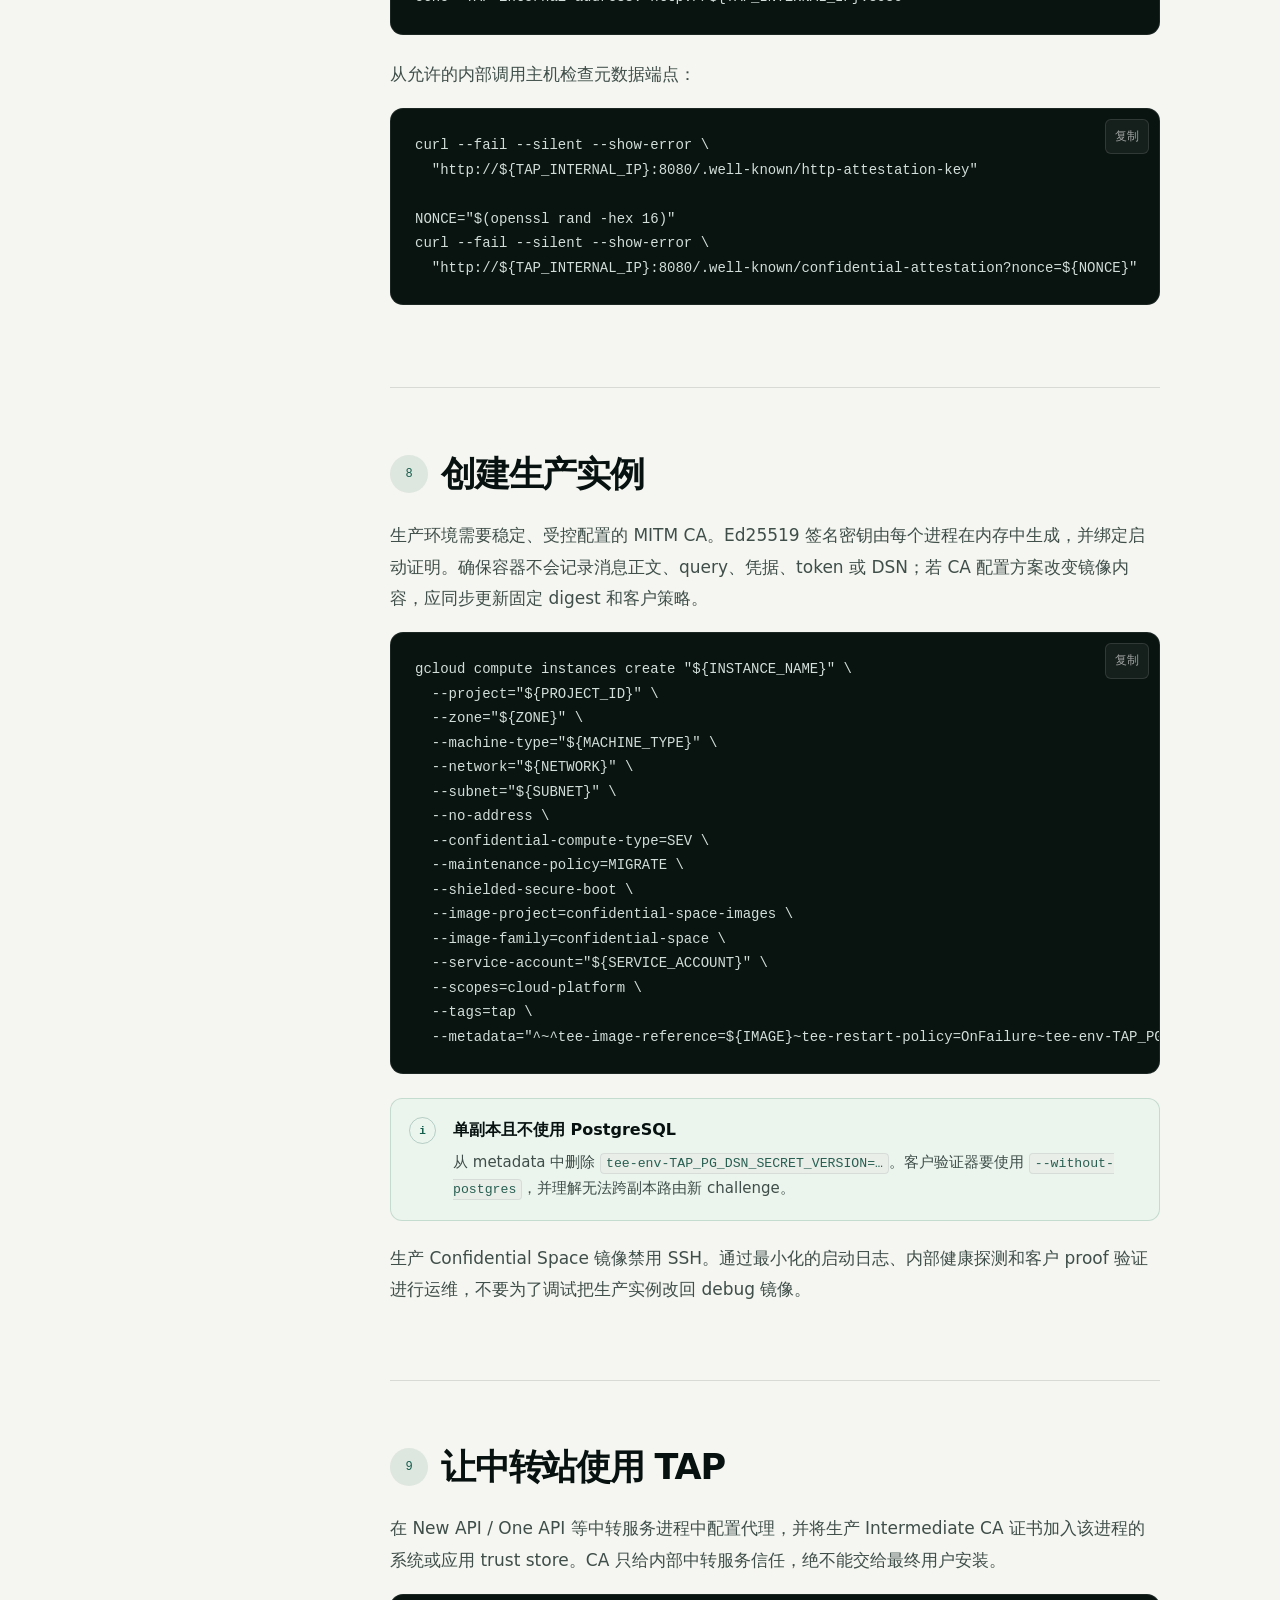
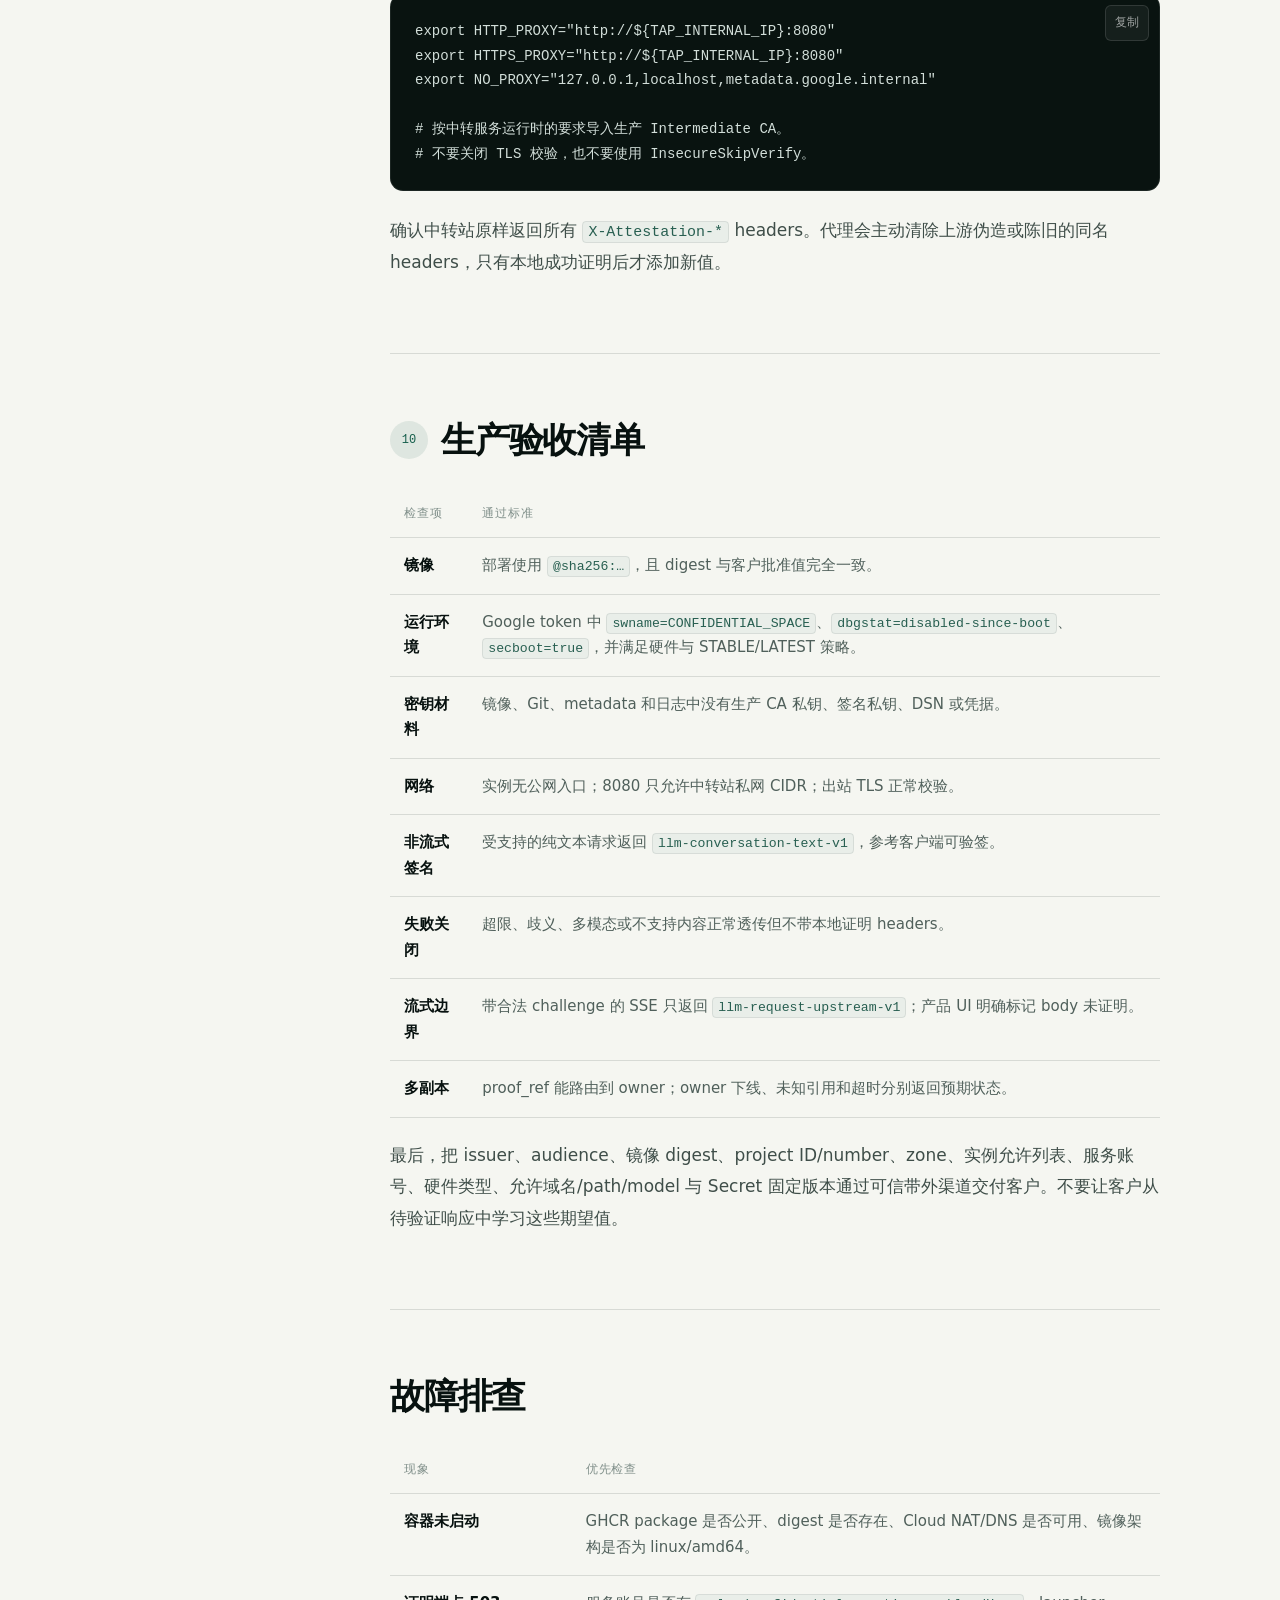
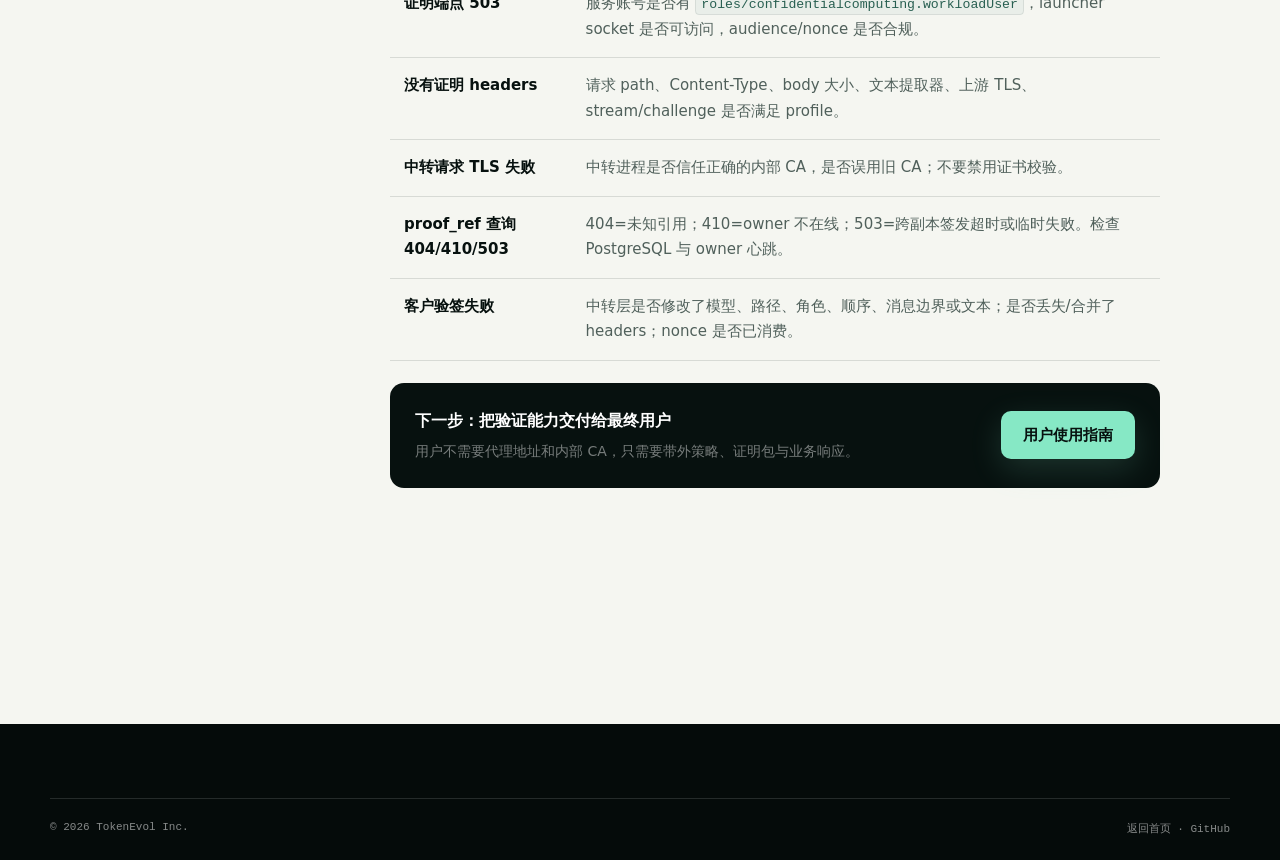
<file: website/zh/deploy.html>
<!doctype html>
<html lang="zh-CN">
  <head>
    <meta charset="UTF-8" />
    <meta name="viewport" content="width=device-width, initial-scale=1" />
    <meta name="description" content="TrustedAIProxy 在 Google Confidential Space 上的部署指南，覆盖 IAM、网络、不可变镜像、Secret Manager、测试与生产验收。" />
    <link rel="alternate" hreflang="en" href="../deploy.html" />
    <link rel="alternate" hreflang="zh-CN" href="deploy.html" />
    <link rel="alternate" hreflang="x-default" href="../deploy.html" />
    <meta name="theme-color" content="#07110f" />
    <title>Google Cloud 部署指南｜TrustedAIProxy</title>
    <script>document.documentElement.classList.add("js")</script>
    <link rel="stylesheet" href="../assets/styles.css" />
    <script defer src="../assets/site.js"></script>
  </head>
  <body class="docs-body">
    <a class="skip-link" href="#content">跳到文档内容</a>
    <header class="site-header scrolled" data-header>
      <div class="shell header-inner">
        <a class="brand" href="index.html" aria-label="TrustedAIProxy 首页">
          <svg class="brand-mark" viewBox="0 0 40 40" aria-hidden="true"><path d="M20 3 34 9v10c0 9.2-5.7 14.8-14 18-8.3-3.2-14-8.8-14-18V9l14-6Z" /><path d="m13.5 20.2 4.2 4.2 9-9" /></svg>
          <span>Trusted<span>AI</span>Proxy</span>
        </a>
        <nav class="desktop-nav" aria-label="主导航"><a href="index.html#principle">技术原理</a><a href="index.html#verification">验证过程</a><a href="index.html#scope">证明边界</a></nav>
        <div class="header-actions">
          <a class="language-switch" href="../deploy.html" lang="en" hreflang="en" aria-label="Switch to English" data-language-switch>EN</a>
          <a class="text-link desktop-only" href="user-guide.html">用户指南</a>
          <a class="button button-small button-light" href="https://github.com/tokenevol/TrustedAIProxy" target="_blank" rel="noreferrer">GitHub</a>
          <button class="menu-button" type="button" aria-label="打开菜单" aria-expanded="false" data-menu-button><span></span><span></span></button>
        </div>
      </div>
      <nav class="mobile-nav" aria-label="移动端导航" data-mobile-nav><a href="index.html">首页</a><a href="index.html#principle">技术原理</a><a href="index.html#scope">证明边界</a><a href="user-guide.html">用户指南</a><a href="https://github.com/tokenevol/TrustedAIProxy">GitHub</a></nav>
    </header>

    <main>
      <section class="docs-hero">
        <div class="shell">
          <div class="breadcrumbs"><a href="index.html">首页</a><span>/</span><span>部署文档</span></div>
          <h1>在 Google Confidential Space 上部署</h1>
          <p>从项目与 IAM 到私有网络、预构建镜像、中转站接入和客户验收策略，按步骤完成部署。</p>
          <div class="docs-meta"><span>适用于：项目 main 分支当前实现</span><span>核对日期：2026-08-27</span><span>预计：45–90 分钟</span></div>
        </div>
      </section>

      <div class="shell docs-shell">
        <aside class="docs-sidebar">
          <strong>本页目录</strong>
          <nav aria-label="文档目录">
            <a href="#before">部署前必读</a>
            <a href="#variables">1. 设置变量</a>
            <a href="#apis">2. 启用 API</a>
            <a href="#identity">3. 创建身份</a>
            <a href="#image">4. 使用预构建镜像</a>
            <a href="#network">5. 配置私有网络</a>
            <a href="#secrets">6. 准备 Secret</a>
            <a href="#test">7. 测试部署</a>
            <a href="#production">8. 生产部署</a>
            <a href="#gateway">9. 接入中转站</a>
            <a href="#acceptance">10. 验收清单</a>
            <a href="#troubleshooting">故障排查</a>
          </nav>
          <div class="sidebar-card"><small>NEXT</small><strong>让最终用户完成独立验签</strong><a href="user-guide.html">阅读用户指南 →</a></div>
        </aside>

        <article class="docs-content" id="content">
          <section id="before">
            <h2>部署前必读</h2>
            <p>TrustedAIProxy 运行在中转站出口，代理端口只允许内部调用方访问。最终用户不连接代理、不安装内部 MITM CA；他们通过业务响应 headers 和客户可访问的证明端点建立信任。</p>
            <h3>你需要</h3>
            <ul>
              <li>一个启用结算的 Google Cloud 项目和已登录的 <code>gcloud</code> CLI；</li>
              <li>可以创建 Compute Engine、VPC、防火墙、服务账号和 Secret Manager 资源的权限；</li>
              <li>能够从 GHCR 拉取本文指定的 TrustedAIProxy 不可变镜像；</li>
              <li>New API / One API 等中转服务与 TAP 的内部网络连通性；</li>
              <li>客户批准的项目、实例、镜像 digest、上游和证明策略。</li>
            </ul>
            <p>Google 官方参考：<a href="https://docs.cloud.google.com/confidential-computing/confidential-space/docs/deploy-workloads" target="_blank" rel="noreferrer">部署 Confidential Space workload</a>、<a href="https://docs.cloud.google.com/confidential-computing/confidential-space/docs/confidential-space-images" target="_blank" rel="noreferrer">镜像类型与生命周期</a>、<a href="https://docs.cloud.google.com/confidential-computing/confidential-vm/docs/supported-configurations" target="_blank" rel="noreferrer">硬件与区域支持</a>。</p>
          </section>

          <section id="variables">
            <div class="step-heading"><span class="step-number">1</span><h2>设置部署变量</h2></div>
            <p>示例使用 AMD SEV 与 <code>n2d-standard-2</code>。先确认所选 zone 支持对应 CPU；若改用 TDX，机型、zone 和客户允许的 <code>hwmodel</code> 必须一起更新。</p>
            <div class="code-block"><button class="copy-button" type="button">复制</button><pre><code>export PROJECT_ID="your-project"
export REGION="us-central1"
export ZONE="us-central1-a"
export INSTANCE_NAME="tap-01"
export MACHINE_TYPE="n2d-standard-2"
export SERVICE_ACCOUNT_NAME="tap-workload"
export SERVICE_ACCOUNT="${SERVICE_ACCOUNT_NAME}@${PROJECT_ID}.iam.gserviceaccount.com"
export NETWORK="tap-vpc"
export SUBNET="tap-subnet"
export SUBNET_CIDR="10.40.0.0/24"
export INTERNAL_CALLER_CIDR="10.40.1.0/24"
export IMAGE="ghcr.io/tokenevol/trustedaiproxy@sha256:8271352838ac4db3647b4b028f6f6ddd67266d4a0114ada49db3980e5ed331ea"

gcloud config set project "${PROJECT_ID}"
gcloud compute zones describe "${ZONE}" \
  --format="value(availableCpuPlatforms)"</code></pre></div>
            <div class="callout"><span class="callout-icon">i</span><div><strong>替换环境占位符</strong><p>需要替换 <code>PROJECT_ID</code>、zone 和调用方 CIDR；<code>IMAGE</code> 已固定为可直接拉取的版本。部署后这些值还要作为客户带外策略的一部分交付。</p></div></div>
          </section>

          <section id="apis">
            <div class="step-heading"><span class="step-number">2</span><h2>启用所需 API</h2></div>
            <div class="code-block"><button class="copy-button" type="button">复制</button><pre><code>gcloud services enable \
  compute.googleapis.com \
  confidentialcomputing.googleapis.com \
  iam.googleapis.com \
  logging.googleapis.com \
  secretmanager.googleapis.com</code></pre></div>
            <p>本文直接使用公开 GHCR 镜像，不需要启用 Artifact Registry，也不需要为拉取镜像配置额外的 Registry IAM 权限。</p>
          </section>

          <section id="identity">
            <div class="step-heading"><span class="step-number">3</span><h2>创建 workload 身份</h2></div>
            <p>VM 附加的服务账号需要请求 Confidential Space attestation token。日志权限只用于测试诊断；生产镜像默认不应重定向业务日志。</p>
            <div class="code-block"><button class="copy-button" type="button">复制</button><pre><code>gcloud iam service-accounts create "${SERVICE_ACCOUNT_NAME}" \
  --display-name="TrustedAIProxy Confidential Space workload"

gcloud projects add-iam-policy-binding "${PROJECT_ID}" \
  --member="serviceAccount:${SERVICE_ACCOUNT}" \
  --role="roles/confidentialcomputing.workloadUser"

gcloud projects add-iam-policy-binding "${PROJECT_ID}" \
  --member="serviceAccount:${SERVICE_ACCOUNT}" \
  --role="roles/logging.logWriter"

gcloud iam service-accounts add-iam-policy-binding "${SERVICE_ACCOUNT}" \
  --member="user:$(gcloud config get-value account)" \
  --role="roles/iam.serviceAccountUser"</code></pre></div>
            <p>生产中遵循最小权限：若不写 Cloud Logging，可移除 <code>logging.logWriter</code>；Secret Manager 的读取权限应绑定到单个 secret，而不是整个项目。</p>
          </section>

          <section id="image">
            <div class="step-heading"><span class="step-number">4</span><h2>使用已发布的不可变镜像</h2></div>
            <p>无需自行构建或发布镜像。直接使用 GitHub 仓库已经发布到 GHCR 的固定 digest：</p>
            <div class="code-block"><button class="copy-button" type="button">复制</button><pre><code>export IMAGE="ghcr.io/tokenevol/trustedaiproxy@sha256:8271352838ac4db3647b4b028f6f6ddd67266d4a0114ada49db3980e5ed331ea"</code></pre></div>
            <p>固定 digest 可以避免 tag 更新后静默切换代码。客户验证策略中的 image digest 必须与这里的值完全一致。</p>
          </section>

          <section id="network">
            <div class="step-heading"><span class="step-number">5</span><h2>配置私有网络与受限入口</h2></div>
            <p>以下示例创建自定义 VPC、私有子网和 Cloud NAT。VM 没有公网 IP，但可以拉取公开镜像并访问模型厂商。仅允许中转站所在 CIDR 访问 TAP 的 <code>8080/tcp</code>。</p>
            <div class="code-block"><button class="copy-button" type="button">复制</button><pre><code>gcloud compute networks create "${NETWORK}" --subnet-mode=custom

gcloud compute networks subnets create "${SUBNET}" \
  --network="${NETWORK}" \
  --region="${REGION}" \
  --range="${SUBNET_CIDR}" \
  --enable-private-ip-google-access

gcloud compute routers create tap-router \
  --network="${NETWORK}" \
  --region="${REGION}"

gcloud compute routers nats create tap-nat \
  --router=tap-router \
  --region="${REGION}" \
  --auto-allocate-nat-external-ips \
  --nat-all-subnet-ip-ranges

gcloud compute firewall-rules create tap-from-internal \
  --network="${NETWORK}" \
  --direction=INGRESS \
  --action=ALLOW \
  --rules=tcp:8080 \
  --source-ranges="${INTERNAL_CALLER_CIDR}" \
  --target-tags=tap</code></pre></div>
            <p>如果中转站位于另一个 VPC，需要先配置 VPC Peering、VPN 或其他私网连接，再把 <code>INTERNAL_CALLER_CIDR</code> 缩小到真实调用方范围。不要创建 <code>0.0.0.0/0 → tcp:8080</code> 规则。</p>
          </section>

          <section id="secrets">
            <div class="step-heading"><span class="step-number">6</span><h2>准备固定版本的 Secret</h2></div>
            <p>单副本测试可以不配置 PostgreSQL。多副本生产环境把完整 PostgreSQL DSN 放入 Secret Manager，并只传固定编号的资源名。程序会自动创建或迁移 proof 相关表。</p>
            <div class="code-block"><button class="copy-button" type="button">复制</button><pre><code>gcloud secrets create tap-pg-dsn --replication-policy=automatic

printf '%s' 'postgres://tap:PASSWORD@postgres.internal:5432/tap?sslmode=verify-full' \
  | gcloud secrets versions add tap-pg-dsn --data-file=-

gcloud secrets add-iam-policy-binding tap-pg-dsn \
  --member="serviceAccount:${SERVICE_ACCOUNT}" \
  --role="roles/secretmanager.secretAccessor"

export PG_SECRET_VERSION="projects/${PROJECT_ID}/secrets/tap-pg-dsn/versions/1"</code></pre></div>
            <ul>
              <li>禁止使用 <code>versions/latest</code>；</li>
              <li>不要把 DSN、密码、CA 私钥放进 Git、镜像、命令行参数或实例 metadata；</li>
              <li>数据库应启用 TLS 校验并限制网络来源；</li>
              <li>当前程序只直接从 Secret Manager 读取 PostgreSQL DSN；生产 MITM CA 仍需要先实现独立的受控 bootstrap。</li>
            </ul>
          </section>

          <section id="test">
            <div class="step-heading"><span class="step-number">7</span><h2>创建 debug 测试实例</h2></div>
            <p>只使用假数据和演示 CA。Debug 镜像允许 SSH/root 访问，<code>dbgstat</code> 为 <code>enabled</code>，不能被生产客户策略接受。</p>
            <div class="code-block"><button class="copy-button" type="button">复制</button><pre><code>gcloud compute instances create "${INSTANCE_NAME}-debug" \
  --project="${PROJECT_ID}" \
  --zone="${ZONE}" \
  --machine-type="${MACHINE_TYPE}" \
  --network="${NETWORK}" \
  --subnet="${SUBNET}" \
  --no-address \
  --confidential-compute-type=SEV \
  --maintenance-policy=MIGRATE \
  --shielded-secure-boot \
  --image-project=confidential-space-images \
  --image-family=confidential-space-debug \
  --service-account="${SERVICE_ACCOUNT}" \
  --scopes=cloud-platform \
  --tags=tap \
  --metadata="^~^tee-image-reference=${IMAGE}~tee-restart-policy=OnFailure~tee-container-log-redirect=true"</code></pre></div>
            <p>检查启动日志与内部 IP：</p>
            <div class="code-block"><button class="copy-button" type="button">复制</button><pre><code>gcloud compute instances get-serial-port-output "${INSTANCE_NAME}-debug" \
  --zone="${ZONE}" --port=1

export TAP_INTERNAL_IP="$(gcloud compute instances describe "${INSTANCE_NAME}-debug" \
  --zone="${ZONE}" --format='get(networkInterfaces[0].networkIP)')"

echo "TAP internal address: http://${TAP_INTERNAL_IP}:8080"</code></pre></div>
            <p>从允许的内部调用主机检查元数据端点：</p>
            <div class="code-block"><button class="copy-button" type="button">复制</button><pre><code>curl --fail --silent --show-error \
  "http://${TAP_INTERNAL_IP}:8080/.well-known/http-attestation-key"

NONCE="$(openssl rand -hex 16)"
curl --fail --silent --show-error \
  "http://${TAP_INTERNAL_IP}:8080/.well-known/confidential-attestation?nonce=${NONCE}"</code></pre></div>
          </section>

          <section id="production">
            <div class="step-heading"><span class="step-number">8</span><h2>创建生产实例</h2></div>
            <p>生产环境需要稳定、受控配置的 MITM CA。Ed25519 签名密钥由每个进程在内存中生成，并绑定启动证明。确保容器不会记录消息正文、query、凭据、token 或 DSN；若 CA 配置方案改变镜像内容，应同步更新固定 digest 和客户策略。</p>
            <div class="code-block"><button class="copy-button" type="button">复制</button><pre><code>gcloud compute instances create "${INSTANCE_NAME}" \
  --project="${PROJECT_ID}" \
  --zone="${ZONE}" \
  --machine-type="${MACHINE_TYPE}" \
  --network="${NETWORK}" \
  --subnet="${SUBNET}" \
  --no-address \
  --confidential-compute-type=SEV \
  --maintenance-policy=MIGRATE \
  --shielded-secure-boot \
  --image-project=confidential-space-images \
  --image-family=confidential-space \
  --service-account="${SERVICE_ACCOUNT}" \
  --scopes=cloud-platform \
  --tags=tap \
  --metadata="^~^tee-image-reference=${IMAGE}~tee-restart-policy=OnFailure~tee-env-TAP_PG_DSN_SECRET_VERSION=${PG_SECRET_VERSION}"</code></pre></div>
            <div class="callout"><span class="callout-icon">i</span><div><strong>单副本且不使用 PostgreSQL</strong><p>从 metadata 中删除 <code>tee-env-TAP_PG_DSN_SECRET_VERSION=…</code>。客户验证器要使用 <code>--without-postgres</code>，并理解无法跨副本路由新 challenge。</p></div></div>
            <p>生产 Confidential Space 镜像禁用 SSH。通过最小化的启动日志、内部健康探测和客户 proof 验证进行运维，不要为了调试把生产实例改回 debug 镜像。</p>
          </section>

          <section id="gateway">
            <div class="step-heading"><span class="step-number">9</span><h2>让中转站使用 TAP</h2></div>
            <p>在 New API / One API 等中转服务进程中配置代理，并将生产 Intermediate CA 证书加入该进程的系统或应用 trust store。CA 只给内部中转服务信任，绝不能交给最终用户安装。</p>
            <div class="code-block"><button class="copy-button" type="button">复制</button><pre><code>export HTTP_PROXY="http://${TAP_INTERNAL_IP}:8080"
export HTTPS_PROXY="http://${TAP_INTERNAL_IP}:8080"
export NO_PROXY="127.0.0.1,localhost,metadata.google.internal"

# 按中转服务运行时的要求导入生产 Intermediate CA。
# 不要关闭 TLS 校验，也不要使用 InsecureSkipVerify。</code></pre></div>
            <p>确认中转站原样返回所有 <code>X-Attestation-*</code> headers。代理会主动清除上游伪造或陈旧的同名 headers，只有本地成功证明后才添加新值。</p>
          </section>

          <section id="acceptance">
            <div class="step-heading"><span class="step-number">10</span><h2>生产验收清单</h2></div>
            <table class="check-table">
              <thead><tr><th>检查项</th><th>通过标准</th></tr></thead>
              <tbody>
                <tr><td>镜像</td><td>部署使用 <code>@sha256:…</code>，且 digest 与客户批准值完全一致。</td></tr>
                <tr><td>运行环境</td><td>Google token 中 <code>swname=CONFIDENTIAL_SPACE</code>、<code>dbgstat=disabled-since-boot</code>、<code>secboot=true</code>，并满足硬件与 STABLE/LATEST 策略。</td></tr>
                <tr><td>密钥材料</td><td>镜像、Git、metadata 和日志中没有生产 CA 私钥、签名私钥、DSN 或凭据。</td></tr>
                <tr><td>网络</td><td>实例无公网入口；8080 只允许中转站私网 CIDR；出站 TLS 正常校验。</td></tr>
                <tr><td>非流式签名</td><td>受支持的纯文本请求返回 <code>llm-conversation-text-v1</code>，参考客户端可验签。</td></tr>
                <tr><td>失败关闭</td><td>超限、歧义、多模态或不支持内容正常透传但不带本地证明 headers。</td></tr>
                <tr><td>流式边界</td><td>带合法 challenge 的 SSE 只返回 <code>llm-request-upstream-v1</code>；产品 UI 明确标记 body 未证明。</td></tr>
                <tr><td>多副本</td><td>proof_ref 能路由到 owner；owner 下线、未知引用和超时分别返回预期状态。</td></tr>
              </tbody>
            </table>
            <p>最后，把 issuer、audience、镜像 digest、project ID/number、zone、实例允许列表、服务账号、硬件类型、允许域名/path/model 与 Secret 固定版本通过可信带外渠道交付客户。不要让客户从待验证响应中学习这些期望值。</p>
          </section>

          <section id="troubleshooting">
            <h2>故障排查</h2>
            <table class="check-table">
              <thead><tr><th>现象</th><th>优先检查</th></tr></thead>
              <tbody>
                <tr><td>容器未启动</td><td>GHCR package 是否公开、digest 是否存在、Cloud NAT/DNS 是否可用、镜像架构是否为 linux/amd64。</td></tr>
                <tr><td>证明端点 503</td><td>服务账号是否有 <code>roles/confidentialcomputing.workloadUser</code>，launcher socket 是否可访问，audience/nonce 是否合规。</td></tr>
                <tr><td>没有证明 headers</td><td>请求 path、Content-Type、body 大小、文本提取器、上游 TLS、stream/challenge 是否满足 profile。</td></tr>
                <tr><td>中转请求 TLS 失败</td><td>中转进程是否信任正确的内部 CA，是否误用旧 CA；不要禁用证书校验。</td></tr>
                <tr><td>proof_ref 查询 404/410/503</td><td>404=未知引用；410=owner 不在线；503=跨副本签发超时或临时失败。检查 PostgreSQL 与 owner 心跳。</td></tr>
                <tr><td>客户验签失败</td><td>中转层是否修改了模型、路径、角色、顺序、消息边界或文本；是否丢失/合并了 headers；nonce 是否已消费。</td></tr>
              </tbody>
            </table>
            <div class="doc-next"><div><strong>下一步：把验证能力交付给最终用户</strong><span>用户不需要代理地址和内部 CA，只需要带外策略、证明包与业务响应。</span></div><a class="button button-primary" href="user-guide.html">用户使用指南</a></div>
          </section>
        </article>
      </div>
    </main>

    <footer class="site-footer"><div class="shell footer-bottom"><span>© 2026 TokenEvol Inc.</span><span><a href="index.html">返回首页</a> · <a href="https://github.com/tokenevol/TrustedAIProxy">GitHub</a></span></div></footer>
  </body>
</html>
</file>
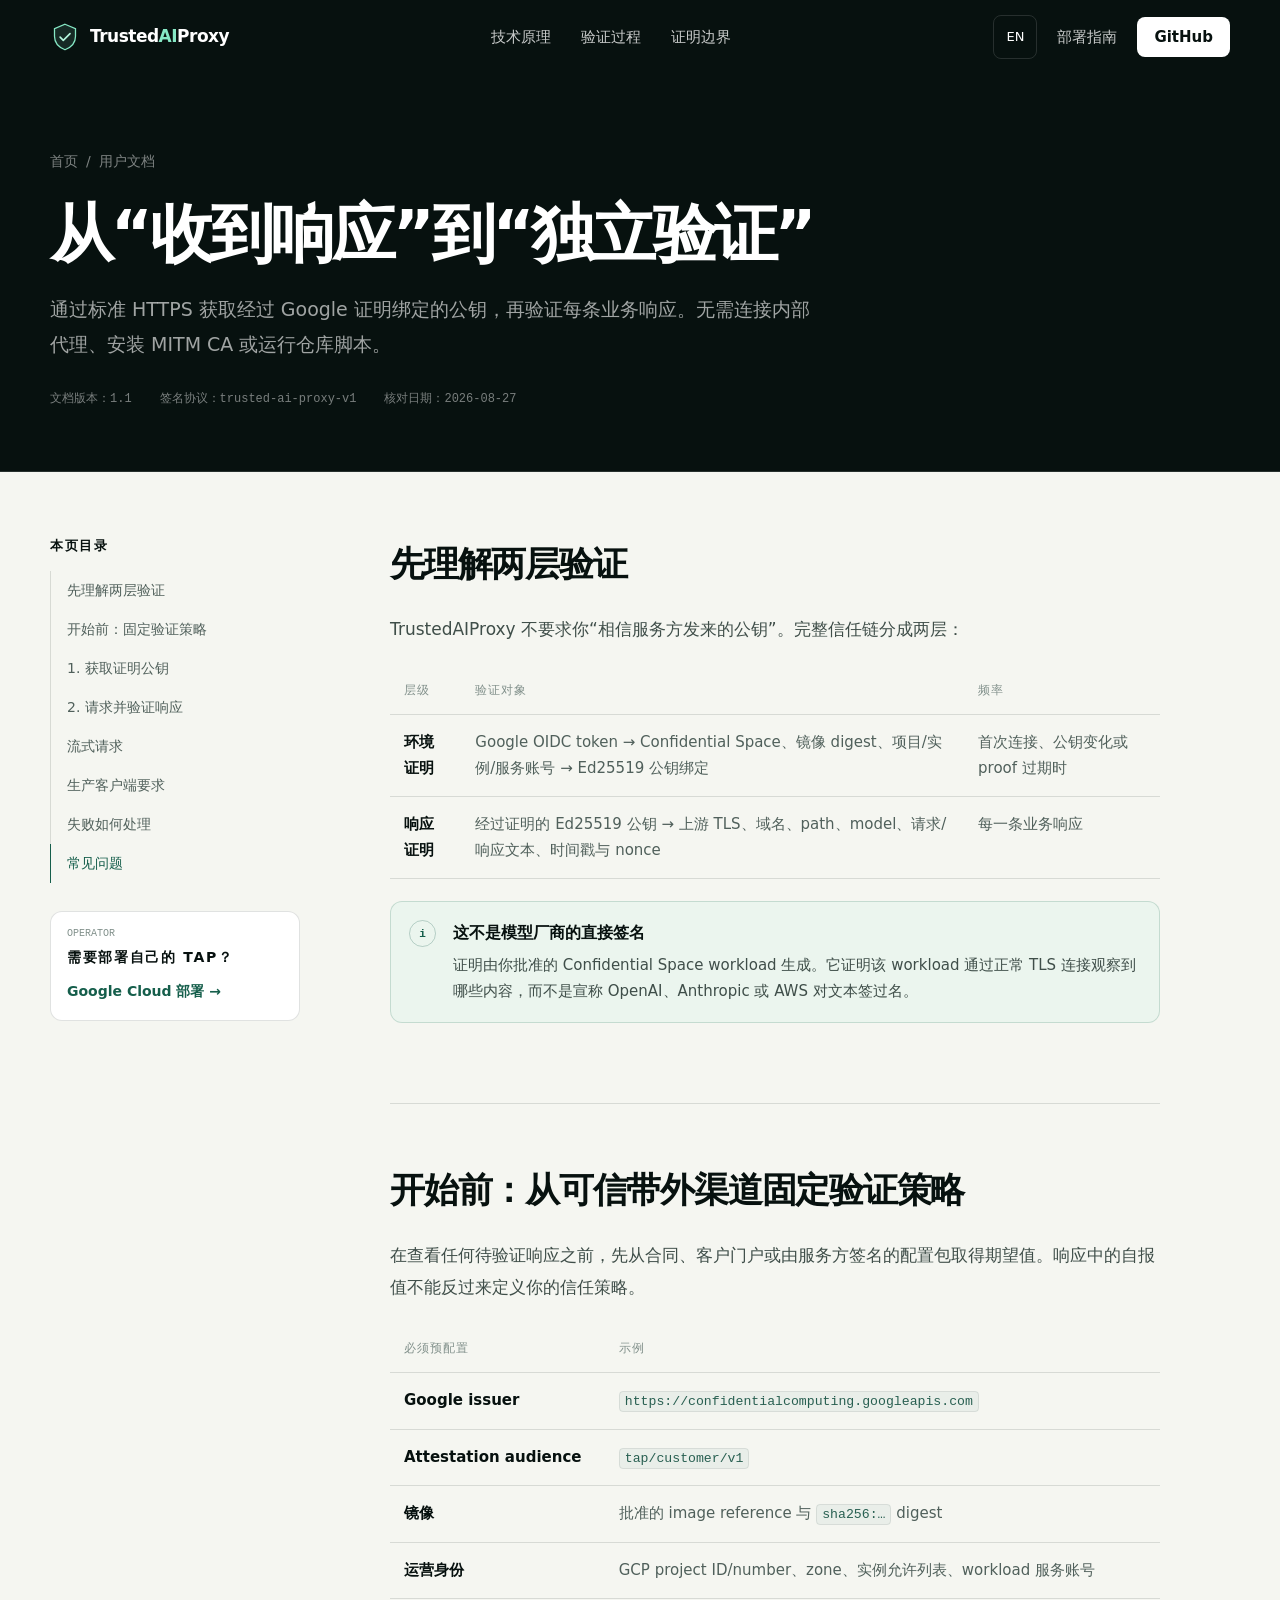
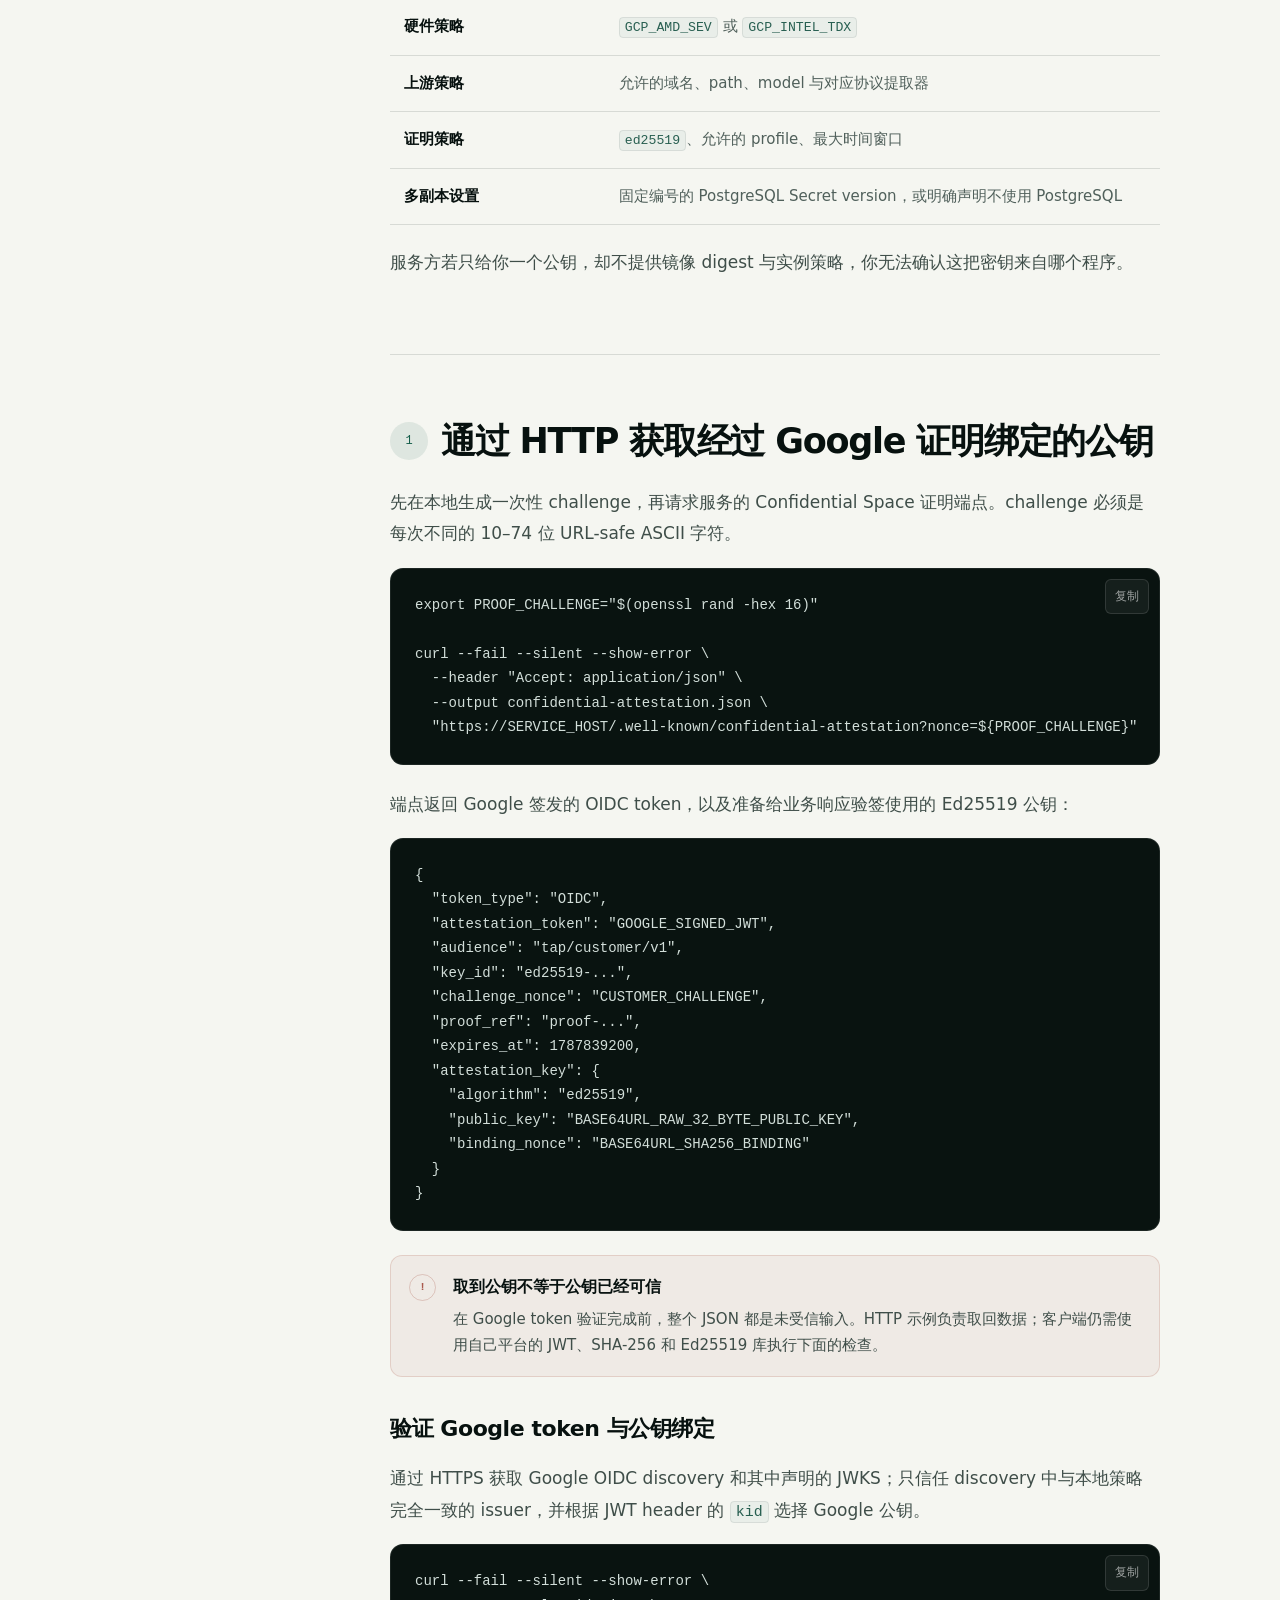
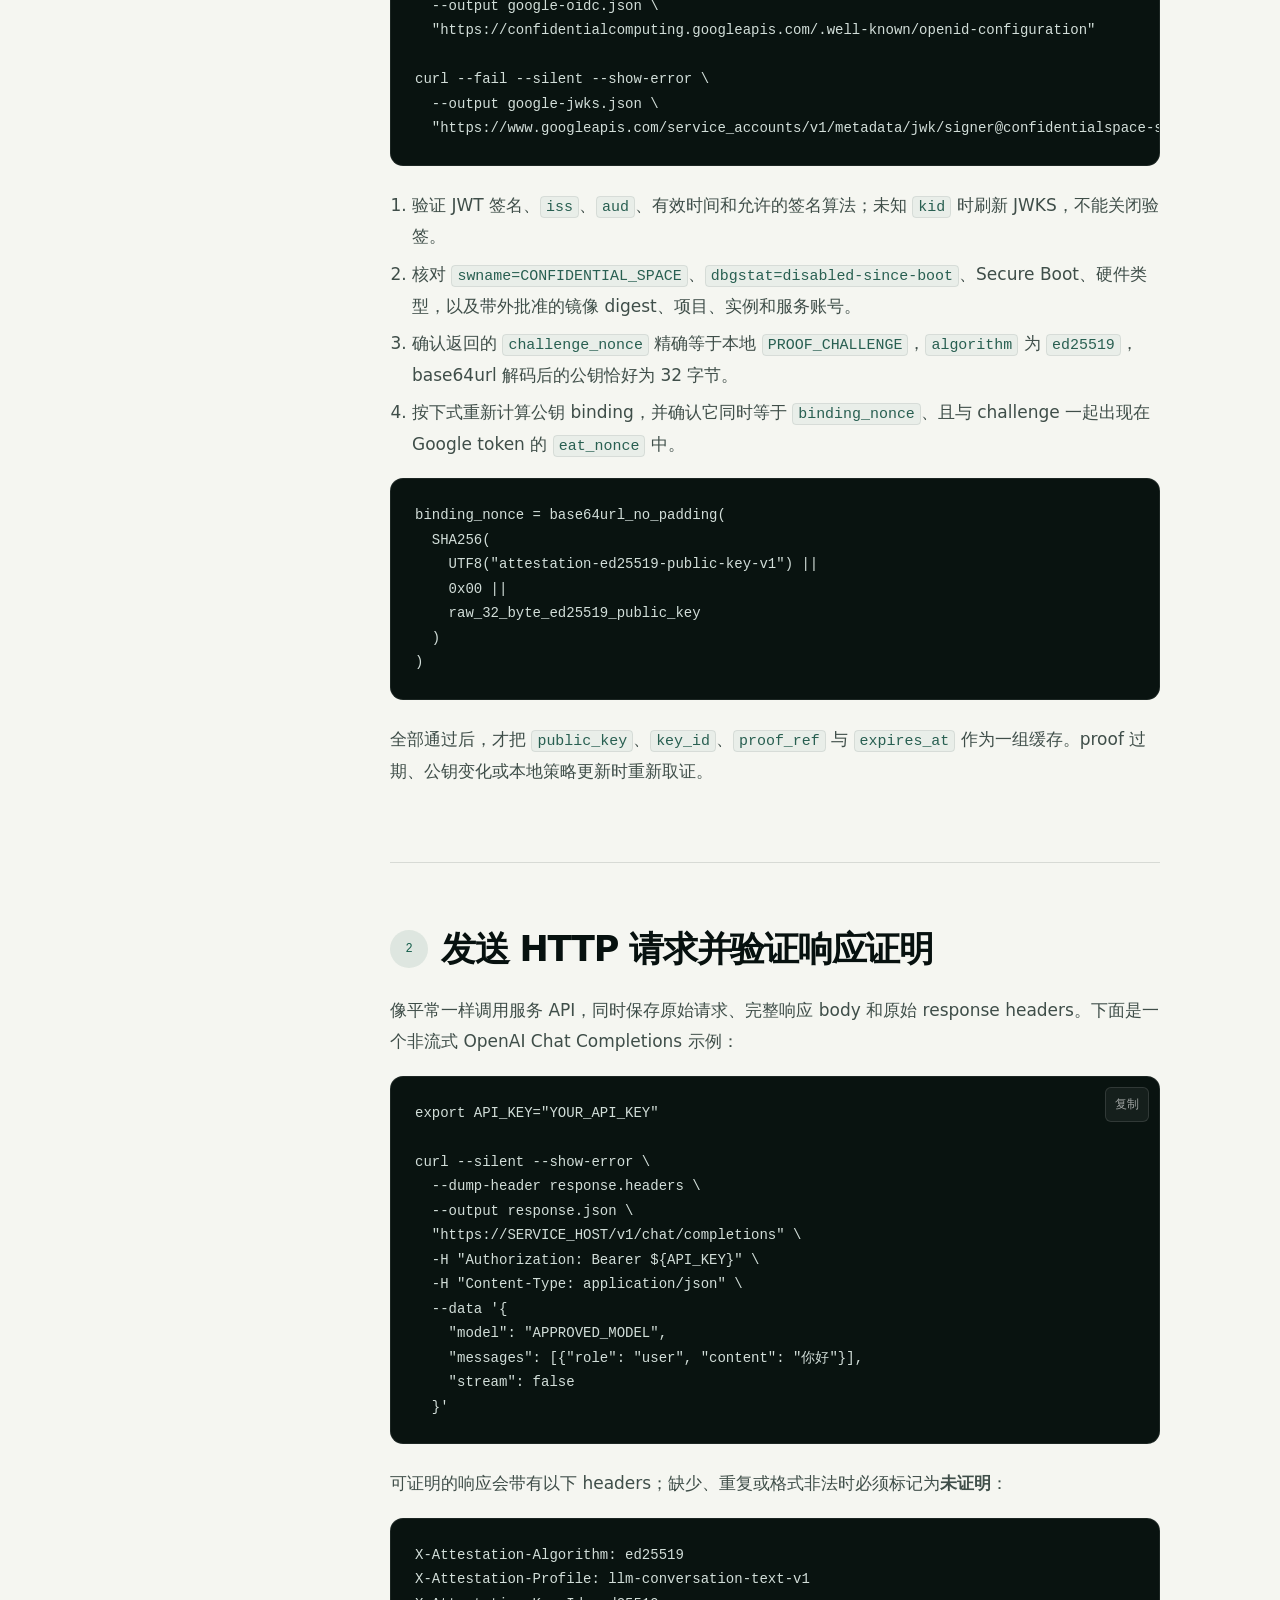
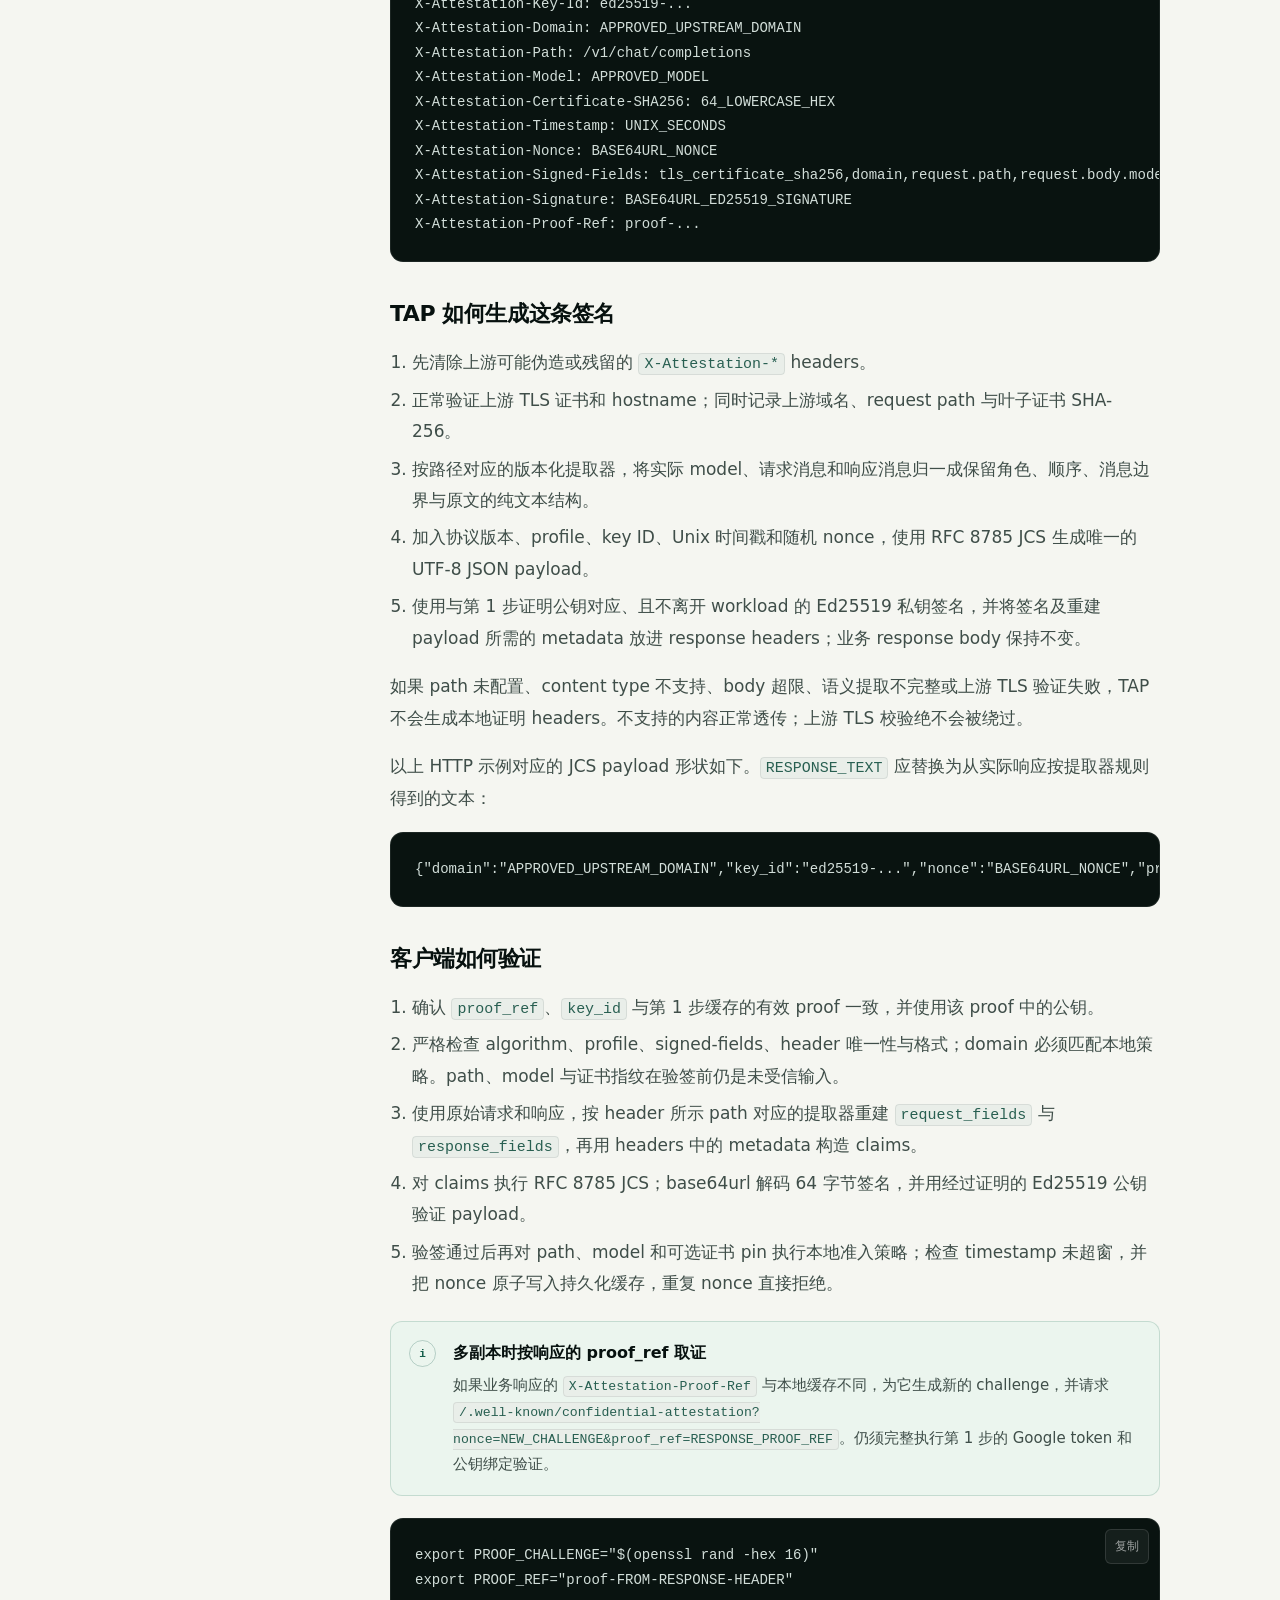
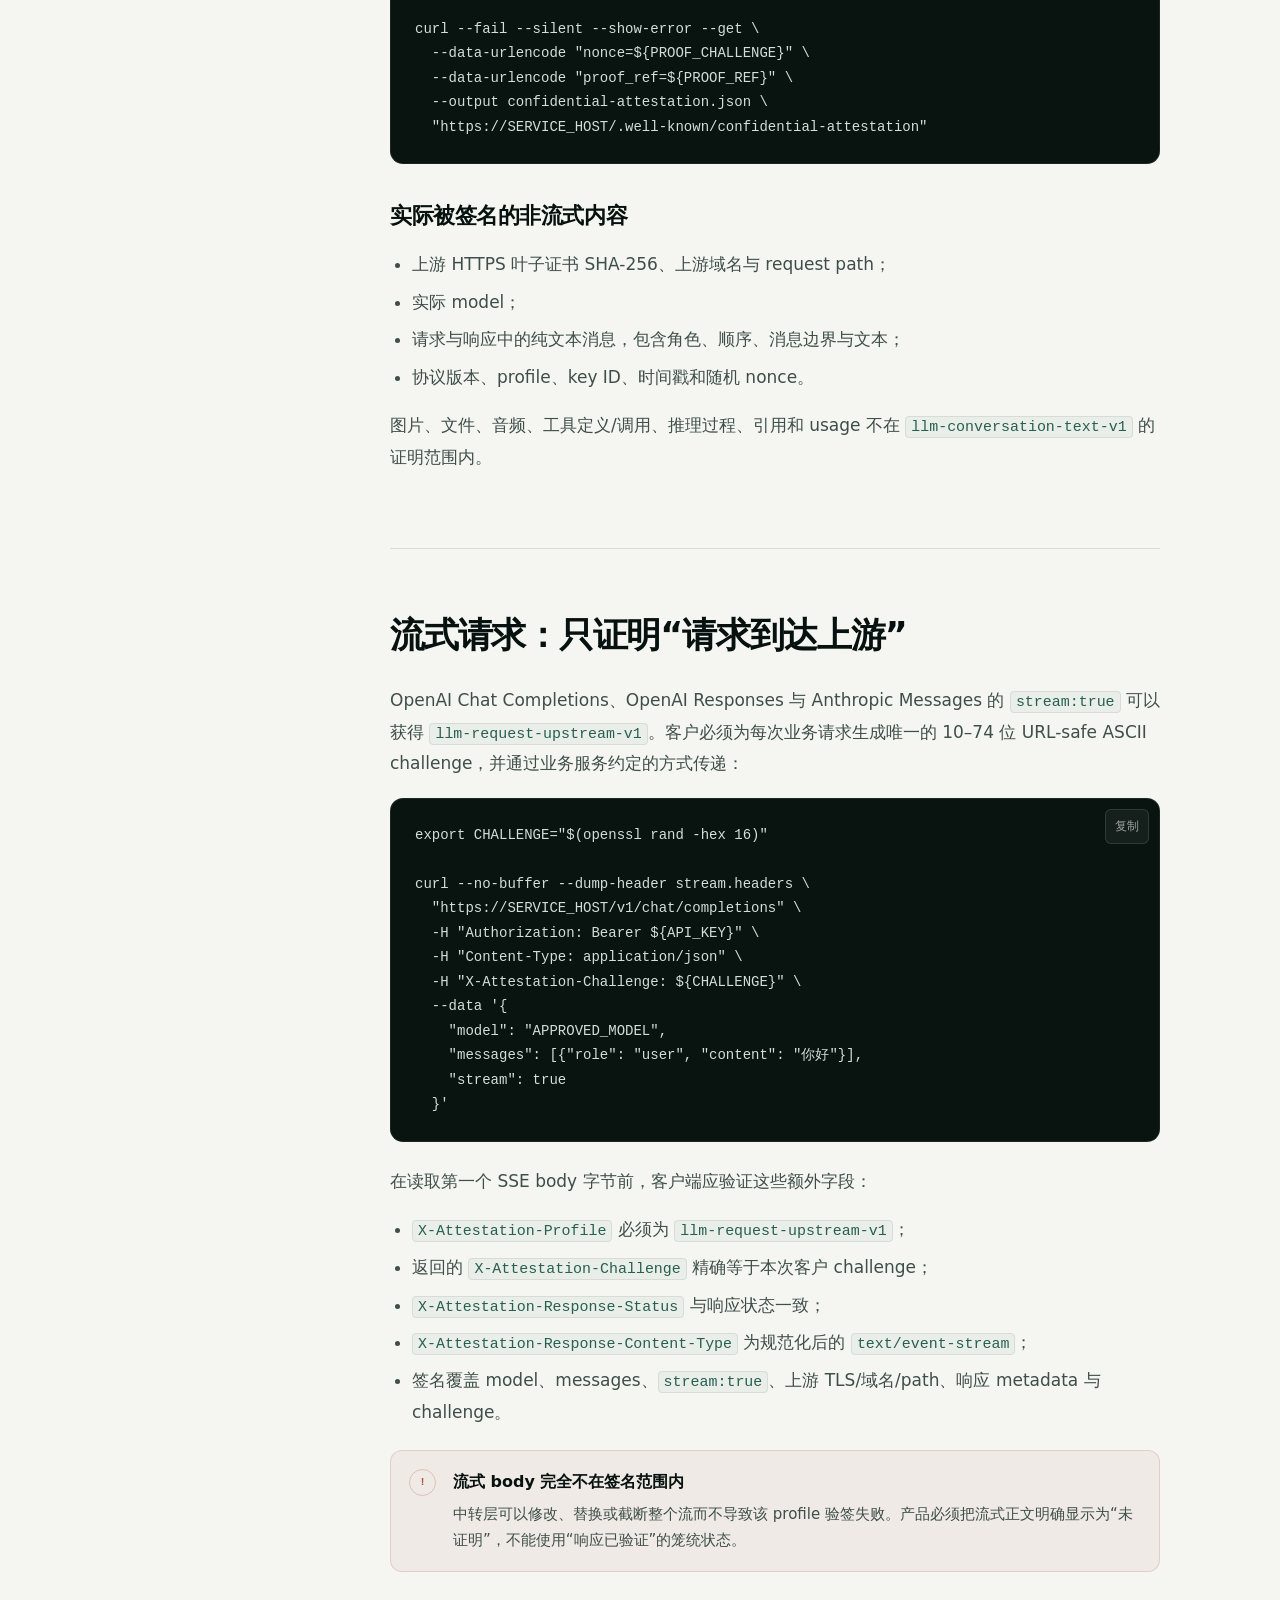
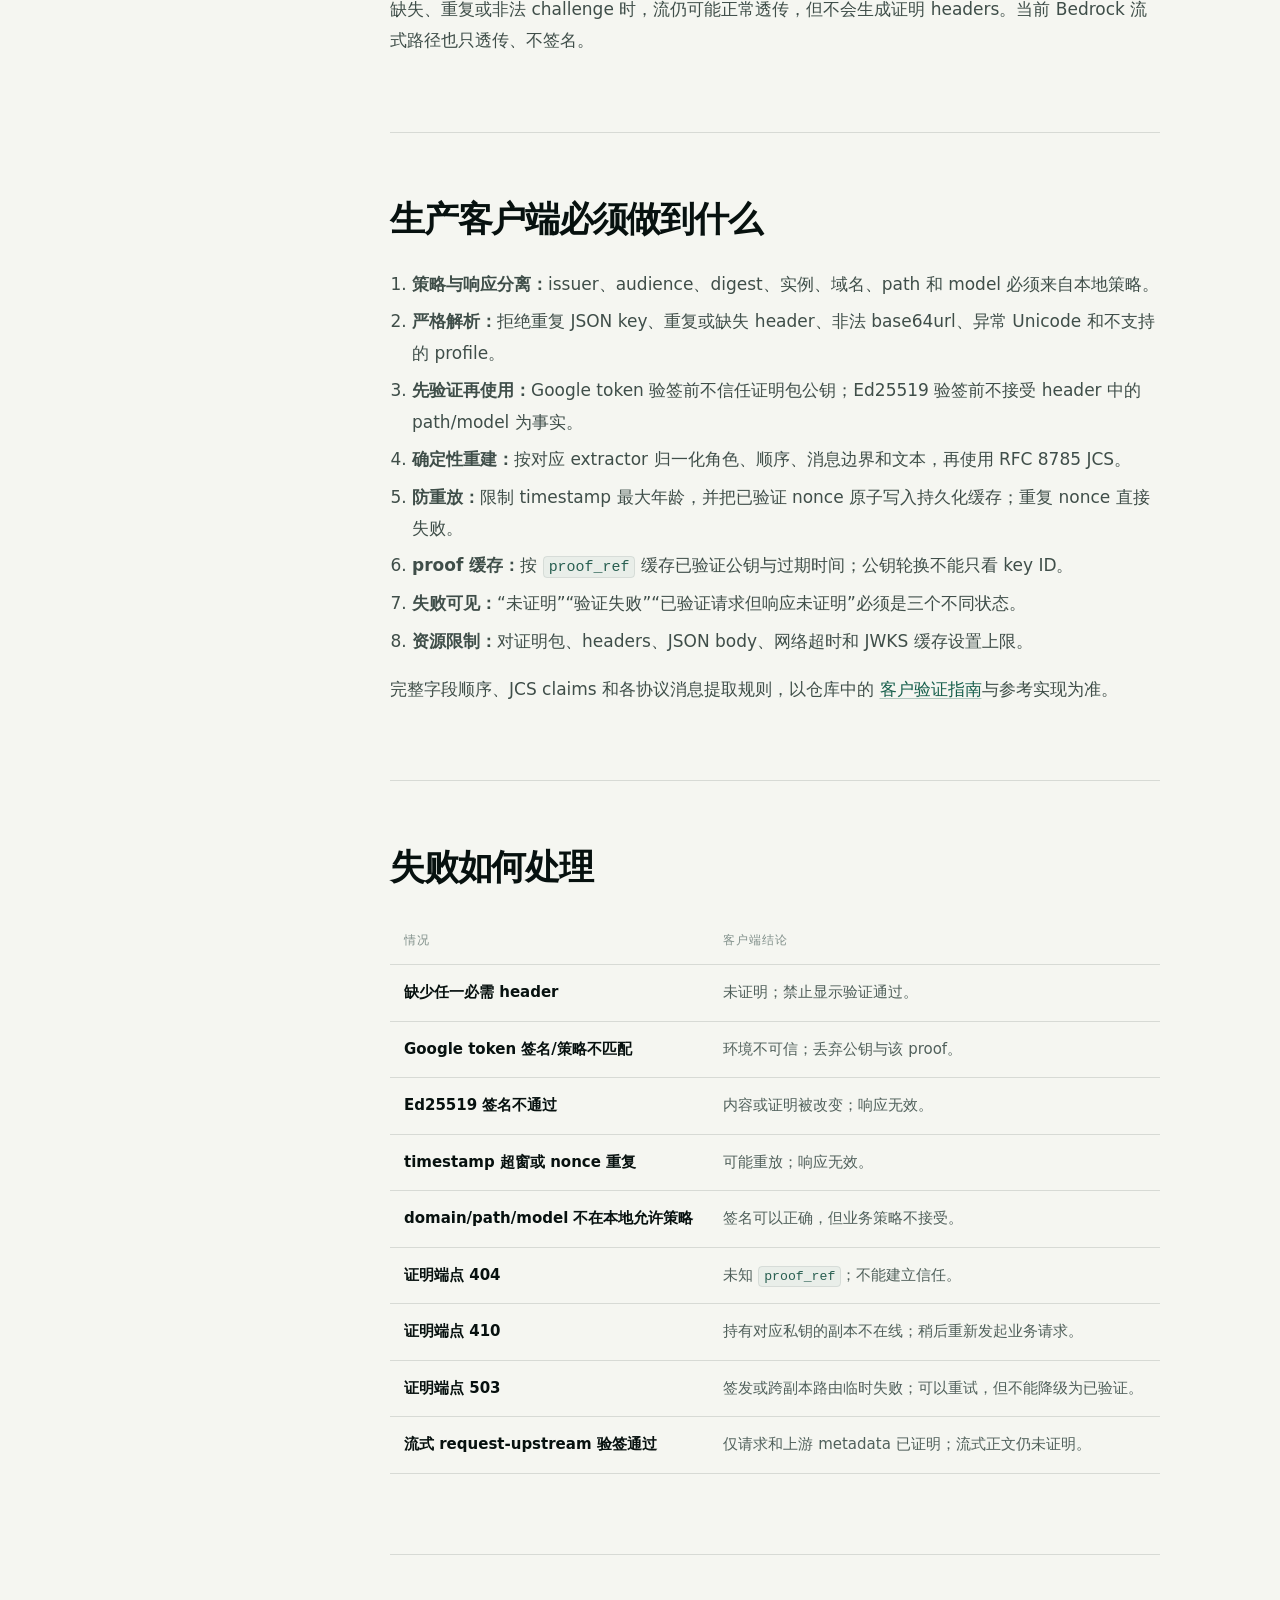
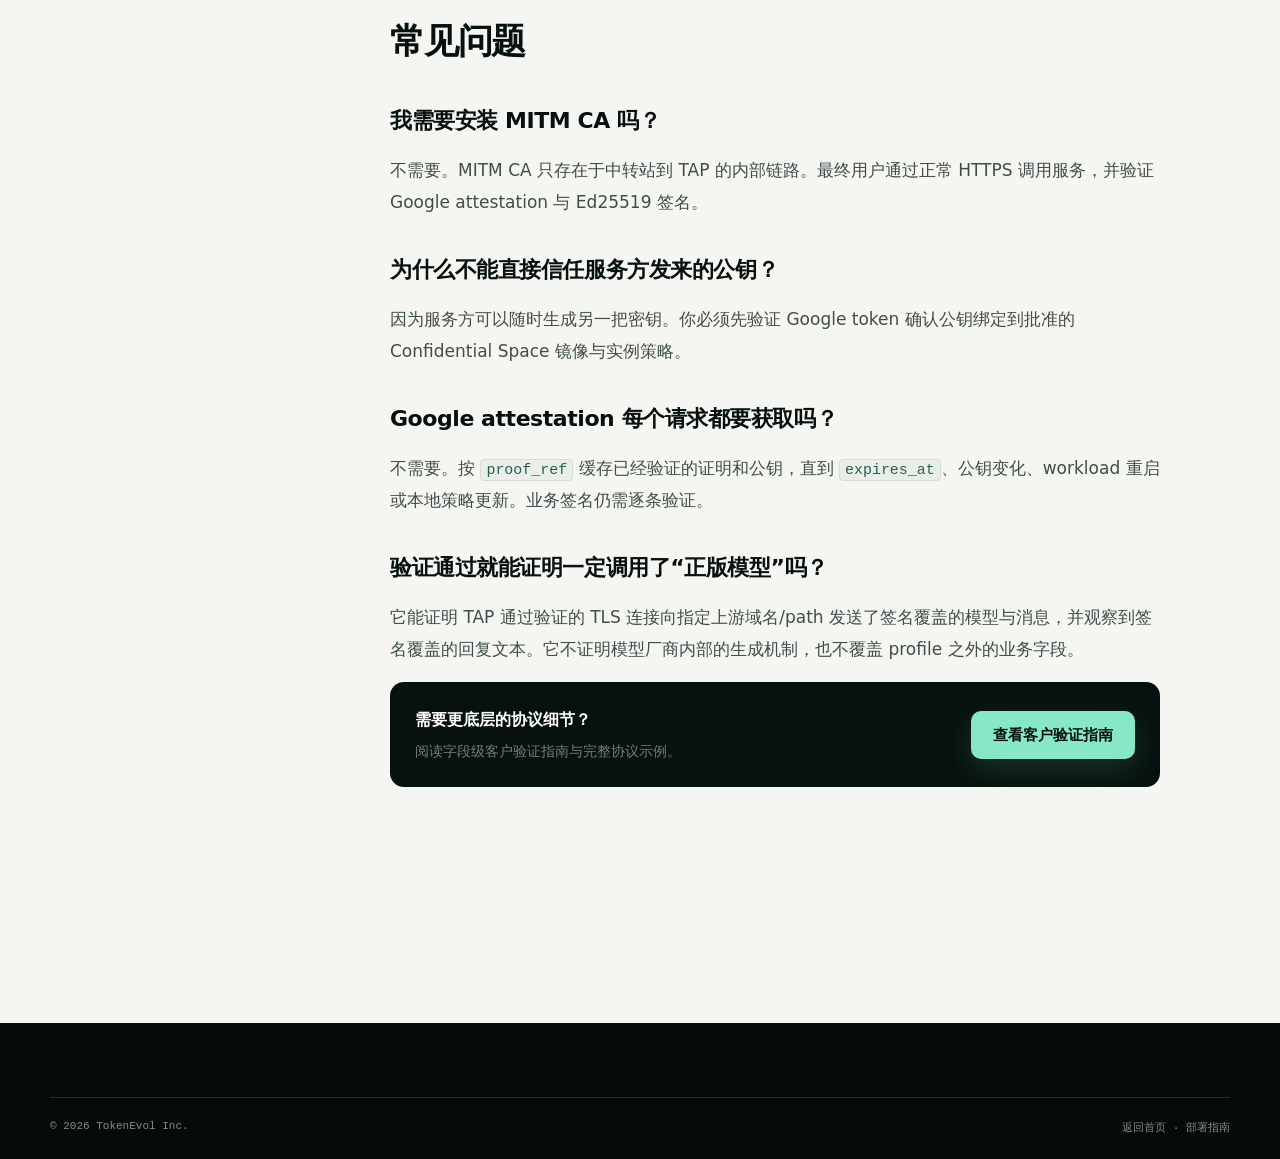
<file: website/zh/user-guide.html>
<!doctype html>
<html lang="zh-CN">
  <head>
    <meta charset="UTF-8" />
    <meta name="viewport" content="width=device-width, initial-scale=1" />
    <meta name="description" content="TrustedAIProxy 最终用户指南：获取 Confidential Space 证明、验证 Ed25519 公钥、逐条响应验签与流式请求边界。" />
    <link rel="alternate" hreflang="en" href="../user-guide.html" />
    <link rel="alternate" hreflang="zh-CN" href="user-guide.html" />
    <link rel="alternate" hreflang="x-default" href="../user-guide.html" />
    <meta name="theme-color" content="#07110f" />
    <title>用户使用与验签指南｜TrustedAIProxy</title>
    <script>document.documentElement.classList.add("js")</script>
    <link rel="stylesheet" href="../assets/styles.css" />
    <script defer src="../assets/site.js"></script>
  </head>
  <body class="docs-body">
    <a class="skip-link" href="#content">跳到文档内容</a>
    <header class="site-header scrolled" data-header>
      <div class="shell header-inner">
        <a class="brand" href="index.html" aria-label="TrustedAIProxy 首页">
          <svg class="brand-mark" viewBox="0 0 40 40" aria-hidden="true"><path d="M20 3 34 9v10c0 9.2-5.7 14.8-14 18-8.3-3.2-14-8.8-14-18V9l14-6Z" /><path d="m13.5 20.2 4.2 4.2 9-9" /></svg>
          <span>Trusted<span>AI</span>Proxy</span>
        </a>
        <nav class="desktop-nav" aria-label="主导航"><a href="index.html#principle">技术原理</a><a href="index.html#verification">验证过程</a><a href="index.html#scope">证明边界</a></nav>
        <div class="header-actions">
          <a class="language-switch" href="../user-guide.html" lang="en" hreflang="en" aria-label="Switch to English" data-language-switch>EN</a>
          <a class="text-link desktop-only" href="deploy.html">部署指南</a>
          <a class="button button-small button-light" href="https://github.com/tokenevol/TrustedAIProxy" target="_blank" rel="noreferrer">GitHub</a>
          <button class="menu-button" type="button" aria-label="打开菜单" aria-expanded="false" data-menu-button><span></span><span></span></button>
        </div>
      </div>
      <nav class="mobile-nav" aria-label="移动端导航" data-mobile-nav><a href="index.html">首页</a><a href="index.html#verification">验证过程</a><a href="index.html#scope">证明边界</a><a href="deploy.html">部署指南</a><a href="https://github.com/tokenevol/TrustedAIProxy">GitHub</a></nav>
    </header>

    <main>
      <section class="docs-hero">
        <div class="shell">
          <div class="breadcrumbs"><a href="index.html">首页</a><span>/</span><span>用户文档</span></div>
          <h1>从“收到响应”到“独立验证”</h1>
          <p>通过标准 HTTPS 获取经过 Google 证明绑定的公钥，再验证每条业务响应。无需连接内部代理、安装 MITM CA 或运行仓库脚本。</p>
          <div class="docs-meta"><span>文档版本：1.1</span><span>签名协议：trusted-ai-proxy-v1</span><span>核对日期：2026-08-27</span></div>
        </div>
      </section>

      <div class="shell docs-shell">
        <aside class="docs-sidebar">
          <strong>本页目录</strong>
          <nav aria-label="文档目录">
            <a href="#mental-model">先理解两层验证</a>
            <a href="#policy">开始前：固定验证策略</a>
            <a href="#key">1. 获取证明公钥</a>
            <a href="#response">2. 请求并验证响应</a>
            <a href="#stream">流式请求</a>
            <a href="#production-client">生产客户端要求</a>
            <a href="#failures">失败如何处理</a>
            <a href="#faq">常见问题</a>
          </nav>
          <div class="sidebar-card"><small>OPERATOR</small><strong>需要部署自己的 TAP？</strong><a href="deploy.html">Google Cloud 部署 →</a></div>
        </aside>

        <article class="docs-content" id="content">
          <section id="mental-model">
            <h2>先理解两层验证</h2>
            <p>TrustedAIProxy 不要求你“相信服务方发来的公钥”。完整信任链分成两层：</p>
            <table class="check-table">
              <thead><tr><th>层级</th><th>验证对象</th><th>频率</th></tr></thead>
              <tbody>
                <tr><td>环境证明</td><td>Google OIDC token → Confidential Space、镜像 digest、项目/实例/服务账号 → Ed25519 公钥绑定</td><td>首次连接、公钥变化或 proof 过期时</td></tr>
                <tr><td>响应证明</td><td>经过证明的 Ed25519 公钥 → 上游 TLS、域名、path、model、请求/响应文本、时间戳与 nonce</td><td>每一条业务响应</td></tr>
              </tbody>
            </table>
            <div class="callout"><span class="callout-icon">i</span><div><strong>这不是模型厂商的直接签名</strong><p>证明由你批准的 Confidential Space workload 生成。它证明该 workload 通过正常 TLS 连接观察到哪些内容，而不是宣称 OpenAI、Anthropic 或 AWS 对文本签过名。</p></div></div>
          </section>

          <section id="policy">
            <h2>开始前：从可信带外渠道固定验证策略</h2>
            <p>在查看任何待验证响应之前，先从合同、客户门户或由服务方签名的配置包取得期望值。响应中的自报值不能反过来定义你的信任策略。</p>
            <table class="check-table">
              <thead><tr><th>必须预配置</th><th>示例</th></tr></thead>
              <tbody>
                <tr><td>Google issuer</td><td><code>https://confidentialcomputing.googleapis.com</code></td></tr>
                <tr><td>Attestation audience</td><td><code>tap/customer/v1</code></td></tr>
                <tr><td>镜像</td><td>批准的 image reference 与 <code>sha256:…</code> digest</td></tr>
                <tr><td>运营身份</td><td>GCP project ID/number、zone、实例允许列表、workload 服务账号</td></tr>
                <tr><td>硬件策略</td><td><code>GCP_AMD_SEV</code> 或 <code>GCP_INTEL_TDX</code></td></tr>
                <tr><td>上游策略</td><td>允许的域名、path、model 与对应协议提取器</td></tr>
                <tr><td>证明策略</td><td><code>ed25519</code>、允许的 profile、最大时间窗口</td></tr>
                <tr><td>多副本设置</td><td>固定编号的 PostgreSQL Secret version，或明确声明不使用 PostgreSQL</td></tr>
              </tbody>
            </table>
            <p>服务方若只给你一个公钥，却不提供镜像 digest 与实例策略，你无法确认这把密钥来自哪个程序。</p>
          </section>

          <section id="key">
            <div class="step-heading"><span class="step-number">1</span><h2>通过 HTTP 获取经过 Google 证明绑定的公钥</h2></div>
            <p>先在本地生成一次性 challenge，再请求服务的 Confidential Space 证明端点。challenge 必须是每次不同的 10–74 位 URL-safe ASCII 字符。</p>
            <div class="code-block"><button class="copy-button" type="button">复制</button><pre><code>export PROOF_CHALLENGE="$(openssl rand -hex 16)"

curl --fail --silent --show-error \
  --header "Accept: application/json" \
  --output confidential-attestation.json \
  "https://SERVICE_HOST/.well-known/confidential-attestation?nonce=${PROOF_CHALLENGE}"</code></pre></div>
            <p>端点返回 Google 签发的 OIDC token，以及准备给业务响应验签使用的 Ed25519 公钥：</p>
            <div class="code-block"><pre><code>{
  "token_type": "OIDC",
  "attestation_token": "GOOGLE_SIGNED_JWT",
  "audience": "tap/customer/v1",
  "key_id": "ed25519-...",
  "challenge_nonce": "CUSTOMER_CHALLENGE",
  "proof_ref": "proof-...",
  "expires_at": 1787839200,
  "attestation_key": {
    "algorithm": "ed25519",
    "public_key": "BASE64URL_RAW_32_BYTE_PUBLIC_KEY",
    "binding_nonce": "BASE64URL_SHA256_BINDING"
  }
}</code></pre></div>
            <div class="callout warning"><span class="callout-icon">!</span><div><strong>取到公钥不等于公钥已经可信</strong><p>在 Google token 验证完成前，整个 JSON 都是未受信输入。HTTP 示例负责取回数据；客户端仍需使用自己平台的 JWT、SHA-256 和 Ed25519 库执行下面的检查。</p></div></div>
            <h3>验证 Google token 与公钥绑定</h3>
            <p>通过 HTTPS 获取 Google OIDC discovery 和其中声明的 JWKS；只信任 discovery 中与本地策略完全一致的 issuer，并根据 JWT header 的 <code>kid</code> 选择 Google 公钥。</p>
            <div class="code-block"><button class="copy-button" type="button">复制</button><pre><code>curl --fail --silent --show-error \
  --output google-oidc.json \
  "https://confidentialcomputing.googleapis.com/.well-known/openid-configuration"

curl --fail --silent --show-error \
  --output google-jwks.json \
  "https://www.googleapis.com/service_accounts/v1/metadata/jwk/signer@confidentialspace-sign.iam.gserviceaccount.com"</code></pre></div>
            <ol>
              <li>验证 JWT 签名、<code>iss</code>、<code>aud</code>、有效时间和允许的签名算法；未知 <code>kid</code> 时刷新 JWKS，不能关闭验签。</li>
              <li>核对 <code>swname=CONFIDENTIAL_SPACE</code>、<code>dbgstat=disabled-since-boot</code>、Secure Boot、硬件类型，以及带外批准的镜像 digest、项目、实例和服务账号。</li>
              <li>确认返回的 <code>challenge_nonce</code> 精确等于本地 <code>PROOF_CHALLENGE</code>，<code>algorithm</code> 为 <code>ed25519</code>，base64url 解码后的公钥恰好为 32 字节。</li>
              <li>按下式重新计算公钥 binding，并确认它同时等于 <code>binding_nonce</code>、且与 challenge 一起出现在 Google token 的 <code>eat_nonce</code> 中。</li>
            </ol>
            <div class="code-block"><pre><code>binding_nonce = base64url_no_padding(
  SHA256(
    UTF8("attestation-ed25519-public-key-v1") ||
    0x00 ||
    raw_32_byte_ed25519_public_key
  )
)</code></pre></div>
            <p>全部通过后，才把 <code>public_key</code>、<code>key_id</code>、<code>proof_ref</code> 与 <code>expires_at</code> 作为一组缓存。proof 过期、公钥变化或本地策略更新时重新取证。</p>
          </section>

          <section id="response">
            <div class="step-heading"><span class="step-number">2</span><h2>发送 HTTP 请求并验证响应证明</h2></div>
            <p>像平常一样调用服务 API，同时保存原始请求、完整响应 body 和原始 response headers。下面是一个非流式 OpenAI Chat Completions 示例：</p>
            <div class="code-block"><button class="copy-button" type="button">复制</button><pre><code>export API_KEY="YOUR_API_KEY"

curl --silent --show-error \
  --dump-header response.headers \
  --output response.json \
  "https://SERVICE_HOST/v1/chat/completions" \
  -H "Authorization: Bearer ${API_KEY}" \
  -H "Content-Type: application/json" \
  --data '{
    "model": "APPROVED_MODEL",
    "messages": [{"role": "user", "content": "你好"}],
    "stream": false
  }'</code></pre></div>
            <p>可证明的响应会带有以下 headers；缺少、重复或格式非法时必须标记为<strong>未证明</strong>：</p>
            <div class="code-block"><pre><code>X-Attestation-Algorithm: ed25519
X-Attestation-Profile: llm-conversation-text-v1
X-Attestation-Key-Id: ed25519-...
X-Attestation-Domain: APPROVED_UPSTREAM_DOMAIN
X-Attestation-Path: /v1/chat/completions
X-Attestation-Model: APPROVED_MODEL
X-Attestation-Certificate-SHA256: 64_LOWERCASE_HEX
X-Attestation-Timestamp: UNIX_SECONDS
X-Attestation-Nonce: BASE64URL_NONCE
X-Attestation-Signed-Fields: tls_certificate_sha256,domain,request.path,request.body.model,request.body.messages,response.body.messages
X-Attestation-Signature: BASE64URL_ED25519_SIGNATURE
X-Attestation-Proof-Ref: proof-...</code></pre></div>
            <h3>TAP 如何生成这条签名</h3>
            <ol>
              <li>先清除上游可能伪造或残留的 <code>X-Attestation-*</code> headers。</li>
              <li>正常验证上游 TLS 证书和 hostname；同时记录上游域名、request path 与叶子证书 SHA-256。</li>
              <li>按路径对应的版本化提取器，将实际 model、请求消息和响应消息归一成保留角色、顺序、消息边界与原文的纯文本结构。</li>
              <li>加入协议版本、profile、key ID、Unix 时间戳和随机 nonce，使用 RFC 8785 JCS 生成唯一的 UTF-8 JSON payload。</li>
              <li>使用与第 1 步证明公钥对应、且不离开 workload 的 Ed25519 私钥签名，并将签名及重建 payload 所需的 metadata 放进 response headers；业务 response body 保持不变。</li>
            </ol>
            <p>如果 path 未配置、content type 不支持、body 超限、语义提取不完整或上游 TLS 验证失败，TAP 不会生成本地证明 headers。不支持的内容正常透传；上游 TLS 校验绝不会被绕过。</p>
            <p>以上 HTTP 示例对应的 JCS payload 形状如下。<code>RESPONSE_TEXT</code> 应替换为从实际响应按提取器规则得到的文本：</p>
            <div class="code-block"><pre><code>{"domain":"APPROVED_UPSTREAM_DOMAIN","key_id":"ed25519-...","nonce":"BASE64URL_NONCE","profile":"llm-conversation-text-v1","request_fields":[{"name":"model","value":"APPROVED_MODEL"},{"name":"messages","value":[{"role":"user","text":"你好"}]}],"request_path":"/v1/chat/completions","response_fields":[{"name":"messages","value":[{"role":"assistant","text":"RESPONSE_TEXT"}]}],"timestamp":1787835600,"tls_certificate_sha256":"64_lowercase_hex","version":"trusted-ai-proxy-v1"}</code></pre></div>
            <h3>客户端如何验证</h3>
            <ol>
              <li>确认 <code>proof_ref</code>、<code>key_id</code> 与第 1 步缓存的有效 proof 一致，并使用该 proof 中的公钥。</li>
              <li>严格检查 algorithm、profile、signed-fields、header 唯一性与格式；domain 必须匹配本地策略。path、model 与证书指纹在验签前仍是未受信输入。</li>
              <li>使用原始请求和响应，按 header 所示 path 对应的提取器重建 <code>request_fields</code> 与 <code>response_fields</code>，再用 headers 中的 metadata 构造 claims。</li>
              <li>对 claims 执行 RFC 8785 JCS；base64url 解码 64 字节签名，并用经过证明的 Ed25519 公钥验证 payload。</li>
              <li>验签通过后再对 path、model 和可选证书 pin 执行本地准入策略；检查 timestamp 未超窗，并把 nonce 原子写入持久化缓存，重复 nonce 直接拒绝。</li>
            </ol>
            <div class="callout"><span class="callout-icon">i</span><div><strong>多副本时按响应的 proof_ref 取证</strong><p>如果业务响应的 <code>X-Attestation-Proof-Ref</code> 与本地缓存不同，为它生成新的 challenge，并请求 <code>/.well-known/confidential-attestation?nonce=NEW_CHALLENGE&amp;proof_ref=RESPONSE_PROOF_REF</code>。仍须完整执行第 1 步的 Google token 和公钥绑定验证。</p></div></div>
            <div class="code-block"><button class="copy-button" type="button">复制</button><pre><code>export PROOF_CHALLENGE="$(openssl rand -hex 16)"
export PROOF_REF="proof-FROM-RESPONSE-HEADER"

curl --fail --silent --show-error --get \
  --data-urlencode "nonce=${PROOF_CHALLENGE}" \
  --data-urlencode "proof_ref=${PROOF_REF}" \
  --output confidential-attestation.json \
  "https://SERVICE_HOST/.well-known/confidential-attestation"</code></pre></div>
            <h3>实际被签名的非流式内容</h3>
            <ul>
              <li>上游 HTTPS 叶子证书 SHA-256、上游域名与 request path；</li>
              <li>实际 model；</li>
              <li>请求与响应中的纯文本消息，包含角色、顺序、消息边界与文本；</li>
              <li>协议版本、profile、key ID、时间戳和随机 nonce。</li>
            </ul>
            <p>图片、文件、音频、工具定义/调用、推理过程、引用和 usage 不在 <code>llm-conversation-text-v1</code> 的证明范围内。</p>
          </section>

          <section id="stream">
            <h2>流式请求：只证明“请求到达上游”</h2>
            <p>OpenAI Chat Completions、OpenAI Responses 与 Anthropic Messages 的 <code>stream:true</code> 可以获得 <code>llm-request-upstream-v1</code>。客户必须为每次业务请求生成唯一的 10–74 位 URL-safe ASCII challenge，并通过业务服务约定的方式传递：</p>
            <div class="code-block"><button class="copy-button" type="button">复制</button><pre><code>export CHALLENGE="$(openssl rand -hex 16)"

curl --no-buffer --dump-header stream.headers \
  "https://SERVICE_HOST/v1/chat/completions" \
  -H "Authorization: Bearer ${API_KEY}" \
  -H "Content-Type: application/json" \
  -H "X-Attestation-Challenge: ${CHALLENGE}" \
  --data '{
    "model": "APPROVED_MODEL",
    "messages": [{"role": "user", "content": "你好"}],
    "stream": true
  }'</code></pre></div>
            <p>在读取第一个 SSE body 字节前，客户端应验证这些额外字段：</p>
            <ul>
              <li><code>X-Attestation-Profile</code> 必须为 <code>llm-request-upstream-v1</code>；</li>
              <li>返回的 <code>X-Attestation-Challenge</code> 精确等于本次客户 challenge；</li>
              <li><code>X-Attestation-Response-Status</code> 与响应状态一致；</li>
              <li><code>X-Attestation-Response-Content-Type</code> 为规范化后的 <code>text/event-stream</code>；</li>
              <li>签名覆盖 model、messages、<code>stream:true</code>、上游 TLS/域名/path、响应 metadata 与 challenge。</li>
            </ul>
            <div class="callout warning"><span class="callout-icon">!</span><div><strong>流式 body 完全不在签名范围内</strong><p>中转层可以修改、替换或截断整个流而不导致该 profile 验签失败。产品必须把流式正文明确显示为“未证明”，不能使用“响应已验证”的笼统状态。</p></div></div>
            <p>缺失、重复或非法 challenge 时，流仍可能正常透传，但不会生成证明 headers。当前 Bedrock 流式路径也只透传、不签名。</p>
          </section>

          <section id="production-client">
            <h2>生产客户端必须做到什么</h2>
            <ol>
              <li><strong>策略与响应分离：</strong>issuer、audience、digest、实例、域名、path 和 model 必须来自本地策略。</li>
              <li><strong>严格解析：</strong>拒绝重复 JSON key、重复或缺失 header、非法 base64url、异常 Unicode 和不支持的 profile。</li>
              <li><strong>先验证再使用：</strong>Google token 验签前不信任证明包公钥；Ed25519 验签前不接受 header 中的 path/model 为事实。</li>
              <li><strong>确定性重建：</strong>按对应 extractor 归一化角色、顺序、消息边界和文本，再使用 RFC 8785 JCS。</li>
              <li><strong>防重放：</strong>限制 timestamp 最大年龄，并把已验证 nonce 原子写入持久化缓存；重复 nonce 直接失败。</li>
              <li><strong>proof 缓存：</strong>按 <code>proof_ref</code> 缓存已验证公钥与过期时间；公钥轮换不能只看 key ID。</li>
              <li><strong>失败可见：</strong>“未证明”“验证失败”“已验证请求但响应未证明”必须是三个不同状态。</li>
              <li><strong>资源限制：</strong>对证明包、headers、JSON body、网络超时和 JWKS 缓存设置上限。</li>
            </ol>
            <p>完整字段顺序、JCS claims 和各协议消息提取规则，以仓库中的 <a href="https://github.com/tokenevol/TrustedAIProxy/blob/main/docs/customer-verification-guide.md" target="_blank" rel="noreferrer">客户验证指南</a>与参考实现为准。</p>
          </section>

          <section id="failures">
            <h2>失败如何处理</h2>
            <table class="check-table">
              <thead><tr><th>情况</th><th>客户端结论</th></tr></thead>
              <tbody>
                <tr><td>缺少任一必需 header</td><td>未证明；禁止显示验证通过。</td></tr>
                <tr><td>Google token 签名/策略不匹配</td><td>环境不可信；丢弃公钥与该 proof。</td></tr>
                <tr><td>Ed25519 签名不通过</td><td>内容或证明被改变；响应无效。</td></tr>
                <tr><td>timestamp 超窗或 nonce 重复</td><td>可能重放；响应无效。</td></tr>
                <tr><td>domain/path/model 不在本地允许策略</td><td>签名可以正确，但业务策略不接受。</td></tr>
                <tr><td>证明端点 404</td><td>未知 <code>proof_ref</code>；不能建立信任。</td></tr>
                <tr><td>证明端点 410</td><td>持有对应私钥的副本不在线；稍后重新发起业务请求。</td></tr>
                <tr><td>证明端点 503</td><td>签发或跨副本路由临时失败；可以重试，但不能降级为已验证。</td></tr>
                <tr><td>流式 request-upstream 验签通过</td><td>仅请求和上游 metadata 已证明；流式正文仍未证明。</td></tr>
              </tbody>
            </table>
          </section>

          <section id="faq">
            <h2>常见问题</h2>
            <h3>我需要安装 MITM CA 吗？</h3>
            <p>不需要。MITM CA 只存在于中转站到 TAP 的内部链路。最终用户通过正常 HTTPS 调用服务，并验证 Google attestation 与 Ed25519 签名。</p>
            <h3>为什么不能直接信任服务方发来的公钥？</h3>
            <p>因为服务方可以随时生成另一把密钥。你必须先验证 Google token 确认公钥绑定到批准的 Confidential Space 镜像与实例策略。</p>
            <h3>Google attestation 每个请求都要获取吗？</h3>
            <p>不需要。按 <code>proof_ref</code> 缓存已经验证的证明和公钥，直到 <code>expires_at</code>、公钥变化、workload 重启或本地策略更新。业务签名仍需逐条验证。</p>
            <h3>验证通过就能证明一定调用了“正版模型”吗？</h3>
            <p>它能证明 TAP 通过验证的 TLS 连接向指定上游域名/path 发送了签名覆盖的模型与消息，并观察到签名覆盖的回复文本。它不证明模型厂商内部的生成机制，也不覆盖 profile 之外的业务字段。</p>
            <div class="doc-next"><div><strong>需要更底层的协议细节？</strong><span>阅读字段级客户验证指南与完整协议示例。</span></div><a class="button button-primary" href="https://github.com/tokenevol/TrustedAIProxy/blob/main/docs/customer-verification-guide.md" target="_blank" rel="noreferrer">查看客户验证指南</a></div>
          </section>
        </article>
      </div>
    </main>

    <footer class="site-footer"><div class="shell footer-bottom"><span>© 2026 TokenEvol Inc.</span><span><a href="index.html">返回首页</a> · <a href="deploy.html">部署指南</a></span></div></footer>
  </body>
</html>
</file>
<file: website/assets/styles.css>
:root {
  --ink: #07110f;
  --ink-soft: #0d1916;
  --paper: #f4f5ef;
  --paper-warm: #eceee6;
  --white: #fff;
  --slate: #50605b;
  --slate-light: #81908b;
  --line: rgba(7, 17, 15, 0.12);
  --line-dark: rgba(255, 255, 255, 0.13);
  --mint: #86e8c5;
  --mint-bright: #b4f6dd;
  --mint-deep: #155e4b;
  --cyan: #7dd8dc;
  --amber: #d9aa65;
  --danger: #aa5a4e;
  --radius-sm: 12px;
  --radius: 20px;
  --radius-lg: 30px;
  --shadow: 0 24px 80px rgba(7, 17, 15, 0.12);
  --shell: min(1180px, calc(100vw - 48px));
  --sans: Inter, "SF Pro Display", "SF Pro Text", "PingFang SC", "Microsoft YaHei", system-ui, sans-serif;
  --mono: "SFMono-Regular", Consolas, "Liberation Mono", monospace;
}

* { box-sizing: border-box; }
html { scroll-behavior: smooth; }
body {
  margin: 0;
  color: var(--ink);
  background: var(--paper);
  font-family: var(--sans);
  font-size: 16px;
  line-height: 1.6;
  -webkit-font-smoothing: antialiased;
}
body.menu-open { overflow: hidden; }
a { color: inherit; text-decoration: none; }
button { font: inherit; }
img, svg { display: block; }
code, pre { font-family: var(--mono); }
.shell { width: var(--shell); margin-inline: auto; }
.skip-link {
  position: fixed; left: 12px; top: -60px; z-index: 200;
  padding: 10px 14px; background: var(--white); color: var(--ink); border-radius: 8px;
}
.skip-link:focus { top: 12px; }

.site-header {
  position: fixed; inset: 0 0 auto; z-index: 100;
  color: rgba(255, 255, 255, 0.78);
  border-bottom: 1px solid transparent;
  transition: background .25s ease, border-color .25s ease, backdrop-filter .25s ease;
}
.site-header.scrolled {
  background: rgba(7, 17, 15, 0.88);
  border-color: var(--line-dark);
  backdrop-filter: blur(20px);
}
.header-inner { height: 74px; display: flex; align-items: center; justify-content: space-between; gap: 32px; }
.brand { display: inline-flex; align-items: center; gap: 10px; color: white; font-weight: 720; letter-spacing: -.03em; font-size: 17px; }
.brand > span > span { color: var(--mint); }
.brand-mark { width: 30px; height: 30px; }
.brand-mark path:first-child { fill: rgba(134, 232, 197, .12); stroke: var(--mint); stroke-width: 1.7; }
.brand-mark path:last-child { fill: none; stroke: var(--mint-bright); stroke-linecap: round; stroke-linejoin: round; stroke-width: 2.2; }
.desktop-nav { display: flex; align-items: center; gap: 30px; font-size: 15px; }
.desktop-nav a, .text-link { transition: color .2s ease; }
.desktop-nav a:hover, .text-link:hover { color: white; }
.header-actions { display: flex; align-items: center; gap: 20px; font-size: 15px; }
.brand, .header-actions { flex-shrink: 0; }
.desktop-nav a, .header-actions a { white-space: nowrap; }
.language-switch {
  display: inline-flex; align-items: center; justify-content: center;
  min-width: 44px; min-height: 44px; padding: 0 9px;
  border: 1px solid var(--line-dark); border-radius: 8px;
  color: white; font-size: 13px;
}
.language-switch:hover { color: var(--mint); border-color: var(--mint); }
.language-switch:focus-visible { outline: 2px solid var(--mint); outline-offset: 3px; }
.button {
  min-height: 48px; display: inline-flex; align-items: center; justify-content: center; gap: 9px;
  padding: 0 21px; border: 1px solid transparent; border-radius: 10px;
  font-weight: 650; font-size: 15px; transition: transform .2s ease, background .2s ease, border-color .2s ease;
}
.button:hover { transform: translateY(-2px); }
.button-small { min-height: 40px; padding: 0 16px; border-radius: 8px; }
.button-light { color: var(--ink); background: white; }
.button-primary { color: var(--ink); background: var(--mint); box-shadow: 0 10px 32px rgba(134, 232, 197, .16); }
.button-primary:hover { background: var(--mint-bright); }
.button-ghost { color: white; border-color: rgba(255,255,255,.24); background: rgba(255,255,255,.04); }
.button-ghost:hover { border-color: rgba(255,255,255,.5); background: rgba(255,255,255,.08); }
.button svg { width: 18px; height: 18px; fill: none; stroke: currentColor; stroke-width: 1.6; }
.menu-button { display: none; width: 40px; height: 40px; border: 0; background: transparent; position: relative; }
.menu-button span { position: absolute; left: 10px; right: 10px; height: 1px; background: white; transition: transform .2s ease, top .2s ease; }
.menu-button span:first-child { top: 15px; }
.menu-button span:last-child { top: 24px; }
.menu-button[aria-expanded="true"] span:first-child { top: 20px; transform: rotate(45deg); }
.menu-button[aria-expanded="true"] span:last-child { top: 20px; transform: rotate(-45deg); }
.mobile-nav { display: none; }

.hero {
  position: relative; min-height: 860px; padding-top: 74px; overflow: hidden;
  color: white; background: #050b0a;
}
.hero::after {
  content: ""; position: absolute; inset: auto 0 0; height: 280px;
  background: linear-gradient(180deg, transparent, #050b0a 86%); pointer-events: none;
}
.hero-media {
  position: absolute; inset: 0; background-image:
    linear-gradient(90deg, rgba(5,11,10,.8) 0%, rgba(5,11,10,.45) 37%, rgba(5,11,10,.02) 75%),
    linear-gradient(180deg, rgba(5,11,10,.15), rgba(5,11,10,.75)),
    url("trust-boundary-hero.webp");
  background-size: cover; background-position: 56% center; opacity: .92;
}
.hero-grid {
  position: absolute; inset: 0; opacity: .11; mask-image: linear-gradient(to bottom, black, transparent 76%);
  background-image: linear-gradient(rgba(134,232,197,.35) 1px, transparent 1px), linear-gradient(90deg, rgba(134,232,197,.35) 1px, transparent 1px);
  background-size: 72px 72px;
}
.hero-inner { min-height: 650px; position: relative; z-index: 2; display: grid; grid-template-columns: 1.14fr .7fr; align-items: center; gap: 100px; padding: 92px 0 54px; }
.hero-copy { max-width: 720px; }
.eyebrow, .kicker { font-size: 13px; font-weight: 760; letter-spacing: .15em; text-transform: uppercase; }
.eyebrow { display: inline-flex; align-items: center; gap: 9px; padding: 7px 10px; border: 1px solid rgba(134,232,197,.24); border-radius: 999px; color: var(--mint-bright); background: rgba(3,18,14,.38); backdrop-filter: blur(10px); }
.live-dot { width: 7px; height: 7px; border-radius: 50%; background: var(--mint); box-shadow: 0 0 0 4px rgba(134,232,197,.12); }
.hero h1 { margin: 24px 0 24px; max-width: 800px; font-size: clamp(50px, 5.7vw, 76px); line-height: 1.08; letter-spacing: -.055em; font-weight: 620; }
.hero h1 em { color: var(--mint-bright); font-style: normal; }
.hero-copy > p { max-width: 660px; margin: 0; color: rgba(255,255,255,.67); font-size: 18px; line-height: 1.85; }
.hero-actions { display: flex; gap: 12px; margin-top: 34px; }
.hero-note { display: flex; align-items: center; gap: 9px; margin-top: 22px; color: rgba(255,255,255,.56); font-size: 14px; }
.mini-shield { display: grid; place-items: center; width: 19px; height: 21px; color: var(--mint); font-size: 11px; background: rgba(134,232,197,.11); clip-path: polygon(50% 0, 100% 17%, 91% 73%, 50% 100%, 9% 73%, 0 17%); }

.proof-card {
  width: 360px; justify-self: end; padding: 20px; border: 1px solid rgba(255,255,255,.17); border-radius: 20px;
  background: linear-gradient(145deg, rgba(13,29,25,.74), rgba(8,17,15,.66));
  box-shadow: 0 32px 100px rgba(0,0,0,.46); backdrop-filter: blur(18px); transform: perspective(1000px) rotateY(-3deg) rotateX(1deg);
}
.proof-card-top { display: flex; justify-content: space-between; padding-bottom: 16px; border-bottom: 1px solid rgba(255,255,255,.1); }
.proof-card-title { display: flex; align-items: center; gap: 8px; font: 600 12px var(--mono); letter-spacing: .04em; color: rgba(255,255,255,.72); }
.proof-card-title span { width: 7px; height: 7px; border-radius: 50%; background: var(--mint); box-shadow: 0 0 12px var(--mint); }
.proof-card-time { font: 11px var(--mono); color: rgba(255,255,255,.4); }
.proof-status { display: flex; align-items: center; gap: 13px; padding: 20px 0; }
.proof-check { width: 42px; height: 42px; display: grid; place-items: center; border: 1px solid rgba(134,232,197,.35); border-radius: 50%; color: var(--mint); background: rgba(134,232,197,.1); }
.proof-status strong, .proof-status small { display: block; }
.proof-status strong { font-size: 16px; }
.proof-status small { margin-top: 5px; color: rgba(255,255,255,.46); font: 11px var(--mono); }
.proof-fields { margin: 0; padding: 4px 0 10px; }
.proof-fields div { display: flex; justify-content: space-between; align-items: center; gap: 12px; padding: 9px 0; }
.proof-fields dt { color: rgba(255,255,255,.46); font-size: 13px; }
.proof-fields dd { margin: 0; text-align: right; color: rgba(255,255,255,.82); font: 12px var(--mono); }
.verified-dot { display: inline-block; width: 6px; height: 6px; margin-right: 5px; border-radius: 50%; background: var(--mint); }
.proof-hash { margin-top: 8px; padding: 12px; border: 1px solid rgba(255,255,255,.08); border-radius: 10px; background: rgba(0,0,0,.2); }
.proof-hash span { display: block; margin-bottom: 5px; color: rgba(255,255,255,.38); font: 10px var(--mono); }
.proof-hash code { color: var(--cyan); font-size: 12px; }

.trust-strip { position: relative; z-index: 3; min-height: 118px; display: grid; grid-template-columns: repeat(4, 1fr); border-top: 1px solid var(--line-dark); }
.trust-strip > div { position: relative; display: grid; align-content: center; gap: 6px; padding-left: 38px; border-right: 1px solid var(--line-dark); }
.trust-strip > div:first-child { border-left: 1px solid var(--line-dark); }
.trust-strip span { position: absolute; top: 25px; left: 16px; color: rgba(134,232,197,.42); font: 9px var(--mono); }
.trust-strip strong { font-size: 14px; letter-spacing: -.01em; }
.trust-strip small { color: rgba(255,255,255,.46); font-size: 12px; }

.section { padding: 118px 0; }
.section-heading { margin-bottom: 54px; }
.section-heading.narrow { max-width: 720px; margin-inline: auto; text-align: center; }
.kicker { margin-bottom: 17px; color: var(--mint-deep); }
.section h2, .cta-section h2, .evidence-section h2 { margin: 0; font-size: clamp(37px, 4vw, 56px); line-height: 1.12; letter-spacing: -.048em; font-weight: 620; }
.section-heading p, .verification-intro > p, .evidence-copy > p, .support-copy > p, .cta-panel > div > p { color: var(--slate); line-height: 1.85; font-size: 17px; }
.section-heading.narrow > p { max-width: 610px; margin: 18px auto 0; }
.split-heading { display: grid; grid-template-columns: 1.2fr .72fr; align-items: end; gap: 100px; }
.split-heading p { margin: 0; }

.problem-section { background: var(--paper); }
.problem-grid { display: grid; grid-template-columns: 1fr 1fr; gap: 22px; }
.problem-card { min-height: 380px; padding: 34px; border: 1px solid var(--line); border-radius: var(--radius); }
.problem-card.muted { color: #53605c; background: #e7e9e2; }
.problem-card.trusted { color: white; background: var(--ink); box-shadow: var(--shadow); }
.card-label { display: inline-flex; padding: 6px 9px; border-radius: 6px; font-size: 11px; font-weight: 700; letter-spacing: .08em; text-transform: uppercase; background: rgba(7,17,15,.06); }
.trusted .card-label { color: var(--mint); background: rgba(134,232,197,.1); }
.uncertain-path, .certain-path { display: grid; grid-template-columns: auto 1fr 44px 1fr auto; align-items: center; gap: 10px; margin: 48px 0 42px; color: var(--slate-light); font: 11px var(--mono); }
.trusted .certain-path { color: rgba(255,255,255,.47); }
.uncertain-path i, .certain-path i { height: 1px; background: repeating-linear-gradient(90deg, currentColor 0 4px, transparent 4px 8px); }
.uncertain-path b, .certain-path b { width: 44px; height: 44px; display: grid; place-items: center; border: 1px solid rgba(7,17,15,.13); border-radius: 50%; font-size: 18px; }
.certain-path b { color: var(--mint); border-color: rgba(134,232,197,.25); background: rgba(134,232,197,.08); }
.problem-card h3 { margin: 0 0 22px; font-size: 23px; letter-spacing: -.03em; }
.problem-card ul { margin: 0; padding: 0; list-style: none; }
.problem-card li { position: relative; padding: 9px 0 9px 25px; font-size: 15px; }
.cross-list li::before, .check-list li::before { position: absolute; left: 0; top: 8px; }
.cross-list li::before { content: "×"; color: #a2766e; }
.check-list li::before { content: "✓"; color: var(--mint); }
.check-list li { color: rgba(255,255,255,.62); }

.architecture-section { background: #e9ece5; }
.architecture-panel {
  display: grid; grid-template-columns: 1fr .48fr 1fr .48fr 1.18fr .48fr 1fr; align-items: center;
  min-height: 276px; padding: 38px; border: 1px solid rgba(7,17,15,.13); border-radius: var(--radius-lg);
  background: rgba(255,255,255,.5); box-shadow: inset 0 1px 0 rgba(255,255,255,.6);
}
.arch-node { display: flex; flex-direction: column; align-items: center; text-align: center; }
.node-icon { width: 62px; height: 62px; display: grid; place-items: center; margin-bottom: 18px; border: 1px solid rgba(7,17,15,.14); border-radius: 17px; background: #f8f9f4; box-shadow: 0 10px 30px rgba(7,17,15,.08); }
.arch-node strong { font-size: 15px; }
.arch-node small { margin-top: 6px; color: var(--slate); font-size: 12px; }
.user-icon span { width: 22px; height: 22px; border: 1.5px solid var(--ink); border-radius: 50% 50% 44% 44%; position: relative; }
.user-icon span::after { content: ""; position: absolute; left: -7px; right: -7px; top: 25px; height: 12px; border: 1.5px solid var(--ink); border-bottom: 0; border-radius: 20px 20px 0 0; }
.gateway-icon { display: flex; gap: 4px; align-items: center; justify-content: center; }
.gateway-icon i { width: 8px; height: 28px; border-radius: 3px; background: var(--ink); opacity: .75; }
.gateway-icon i:nth-child(2) { height: 38px; background: var(--mint-deep); }
.tap-node { position: relative; padding: 26px 10px 20px; border: 1px solid rgba(21,94,75,.2); border-radius: 20px; background: rgba(134,232,197,.08); }
.tap-node .node-icon { background: var(--ink); color: var(--mint); border-color: var(--ink); }
.tap-icon { font: 700 22px var(--mono); }
.confidential-tag { position: absolute; top: -10px; padding: 5px 9px; border-radius: 4px; color: var(--mint-deep); background: #d5eadf; font: 700 9px var(--mono); letter-spacing: .08em; }
.cloud-icon span { width: 34px; height: 15px; border: 1.5px solid var(--ink); border-radius: 20px; position: relative; }
.cloud-icon span::before, .cloud-icon span::after { content: ""; position: absolute; bottom: -1px; border: 1.5px solid var(--ink); border-bottom: 0; border-radius: 50% 50% 0 0; background: #f8f9f4; }
.cloud-icon span::before { left: 4px; width: 15px; height: 17px; }
.cloud-icon span::after { right: 3px; width: 12px; height: 12px; }
.arch-link { display: flex; flex-direction: column; align-items: center; color: var(--slate-light); }
.arch-link span { margin-bottom: 9px; font: 10px var(--mono); white-space: nowrap; }
.arch-link i { width: 100%; height: 1px; position: relative; background: currentColor; }
.arch-link i::after { content: ""; position: absolute; right: 0; top: -3px; border-left: 5px solid currentColor; border-top: 3px solid transparent; border-bottom: 3px solid transparent; }
.arch-link.active { color: var(--mint-deep); }
.principle-steps { display: grid; grid-template-columns: repeat(4, 1fr); gap: 0; margin-top: 28px; border-top: 1px solid var(--line); border-bottom: 1px solid var(--line); }
.principle-step { padding: 32px 26px 34px; border-right: 1px solid var(--line); }
.principle-step:last-child { border-right: 0; }
.principle-step > span { color: var(--mint-deep); font: 10px var(--mono); }
.principle-step h3 { margin: 19px 0 12px; font-size: 18px; }
.principle-step p { margin: 0; color: var(--slate); font-size: 14px; line-height: 1.8; }

.verification-section { color: white; background: var(--ink); position: relative; overflow: hidden; }
.verification-section::before { content: ""; position: absolute; width: 550px; height: 550px; left: -220px; top: 80px; border-radius: 50%; background: rgba(48,136,111,.16); filter: blur(100px); }
.verification-layout { display: grid; grid-template-columns: .78fr 1.15fr; gap: 128px; align-items: start; position: relative; }
.verification-intro { position: sticky; top: 130px; }
.verification-intro .kicker { color: var(--mint); }
.verification-intro > p { color: rgba(255,255,255,.52); margin: 22px 0 32px; }
.profile-switch { display: flex; width: max-content; max-width: 100%; padding: 4px; border: 1px solid rgba(255,255,255,.12); border-radius: 10px; background: rgba(255,255,255,.04); }
.profile-switch button { border: 0; padding: 10px 14px; border-radius: 7px; color: rgba(255,255,255,.54); background: transparent; cursor: pointer; font-size: 13px; }
.profile-switch button.active { color: var(--ink); background: var(--mint); }
.profile-note { margin-top: 15px; padding: 14px; border-left: 2px solid var(--mint); background: rgba(255,255,255,.035); }
.profile-note strong, .profile-note span { display: block; }
.profile-note strong { color: var(--mint-bright); font: 12px var(--mono); }
.profile-note span { margin-top: 6px; color: rgba(255,255,255,.5); font-size: 12px; }
.verification-timeline { margin: 0; padding: 0; list-style: none; }
.verification-timeline li { position: relative; display: grid; grid-template-columns: 48px 1fr; gap: 25px; padding: 0 0 55px; }
.verification-timeline li::after { content: ""; position: absolute; left: 23px; top: 49px; bottom: 5px; width: 1px; background: linear-gradient(var(--mint-deep), rgba(255,255,255,.08)); }
.verification-timeline li:last-child::after { display: none; }
.verification-timeline li > span { width: 48px; height: 48px; display: grid; place-items: center; border: 1px solid rgba(134,232,197,.32); border-radius: 50%; color: var(--mint); background: rgba(134,232,197,.07); font: 13px var(--mono); }
.verification-timeline small { color: var(--mint); font: 10px var(--mono); letter-spacing: .12em; text-transform: uppercase; }
.verification-timeline h3 { margin: 10px 0 12px; font-size: 22px; letter-spacing: -.025em; }
.verification-timeline p { margin: 0; color: rgba(255,255,255,.56); font-size: 15px; line-height: 1.85; }
.verification-timeline code, .stream-warning code { padding: 2px 5px; border-radius: 4px; color: var(--mint-bright); background: rgba(134,232,197,.08); font-size: .88em; }

.evidence-section { padding: 100px 0; color: white; background: #0a1412; border-top: 1px solid var(--line-dark); }
.evidence-grid { display: grid; grid-template-columns: .74fr 1.2fr; align-items: center; gap: 100px; }
.evidence-copy .kicker { color: var(--mint); }
.evidence-copy > p { color: rgba(255,255,255,.5); }
.inline-link { display: inline-flex; gap: 10px; align-items: center; margin-top: 16px; padding-bottom: 4px; color: var(--mint); border-bottom: 1px solid rgba(134,232,197,.35); font-size: 15px; font-weight: 650; }
.claims-window { overflow: hidden; border: 1px solid rgba(255,255,255,.14); border-radius: 18px; background: #07100e; box-shadow: 0 36px 90px rgba(0,0,0,.3); }
.window-bar { height: 45px; display: flex; align-items: center; gap: 6px; padding: 0 15px; border-bottom: 1px solid rgba(255,255,255,.09); background: rgba(255,255,255,.025); }
.window-bar > span { width: 7px; height: 7px; border-radius: 50%; background: rgba(255,255,255,.17); }
.window-bar small { margin-left: auto; color: rgba(255,255,255,.38); font: 10px var(--mono); }
.claims-window pre { margin: 0; padding: 29px 30px; overflow: auto; color: rgba(255,255,255,.7); font-size: 13px; line-height: 1.9; }
.c-key { color: #8ccbd0; }.c-value { color: #b6e6d3; }.c-num { color: #d8b177; }.c-dim { color: rgba(255,255,255,.28); }
.window-status { display: flex; align-items: center; gap: 9px; padding: 14px 18px; border-top: 1px solid rgba(255,255,255,.08); color: rgba(255,255,255,.52); font: 10px var(--mono); background: rgba(255,255,255,.02); }
.window-status span { color: var(--mint); }.window-status i { width: 3px; height: 3px; border-radius: 50%; background: rgba(255,255,255,.2); }

.scope-section { background: #e9ece5; }
.scope-grid { display: grid; grid-template-columns: 1fr 1fr; gap: 18px; }
.scope-card { padding: 34px; border: 1px solid var(--line); border-radius: var(--radius); background: rgba(255,255,255,.52); }
.scope-card.can { border-top: 3px solid var(--mint-deep); }
.scope-card.cannot { border-top: 3px solid #9d6d61; }
.scope-title { display: flex; align-items: center; gap: 14px; margin-bottom: 24px; }
.scope-title > span { width: 40px; height: 40px; display: grid; place-items: center; border-radius: 50%; color: var(--mint-deep); background: rgba(21,94,75,.1); }
.cannot .scope-title > span { color: #8b594f; background: rgba(139,89,79,.1); }
.scope-title small { color: var(--slate-light); font: 8px var(--mono); letter-spacing: .12em; }
.scope-title h3 { margin: 5px 0 0; font-size: 21px; }
.scope-card ul { margin: 0; padding: 0; list-style: none; }
.scope-card li { display: grid; grid-template-columns: 115px 1fr; gap: 20px; padding: 15px 0; border-top: 1px solid var(--line); }
.scope-card li strong { font-size: 14px; }.scope-card li span { color: var(--slate); font-size: 14px; line-height: 1.65; }
.stream-warning { display: grid; grid-template-columns: 44px 1fr; gap: 18px; align-items: start; margin-top: 18px; padding: 22px 25px; border: 1px solid rgba(184,125,74,.22); border-radius: 14px; background: rgba(217,170,101,.08); }
.warning-mark { width: 35px; height: 35px; display: grid; place-items: center; border-radius: 50%; color: #936a36; border: 1px solid rgba(147,106,54,.3); font: 600 14px var(--mono); }
.stream-warning strong { font-size: 15px; }.stream-warning p { margin: 7px 0 0; color: var(--slate); font-size: 14px; line-height: 1.75; }
.stream-warning code { color: #68502f; background: rgba(147,106,54,.1); }

.support-section { background: var(--paper); }
.support-layout { display: grid; grid-template-columns: .62fr 1.38fr; gap: 90px; align-items: start; }
.support-copy > p { margin-top: 20px; }
.support-table { border-top: 1px solid var(--ink); }
.support-row { min-height: 70px; display: grid; grid-template-columns: 1fr 1.25fr 76px; align-items: center; gap: 20px; border-bottom: 1px solid var(--line); font-size: 14px; }
.support-row code { color: var(--slate); font-size: 11px; }
.support-row b { width: max-content; padding: 5px 8px; border-radius: 5px; color: var(--mint-deep); background: rgba(21,94,75,.08); font-size: 11px; }
.support-row.header-row { min-height: 44px; color: var(--slate-light); font: 10px var(--mono); letter-spacing: .1em; text-transform: uppercase; }

.cta-section { padding: 20px 0 100px; background: var(--paper); }
.cta-panel { min-height: 340px; position: relative; overflow: hidden; display: grid; grid-template-columns: 1.15fr .7fr; align-items: center; gap: 70px; padding: 62px; border-radius: var(--radius-lg); color: white; background: var(--ink); }
.cta-panel > * { position: relative; z-index: 1; }
.cta-panel .kicker { color: var(--mint); }
.cta-panel > div > p { max-width: 660px; color: rgba(255,255,255,.5); }
.cta-links { display: flex; flex-direction: column; gap: 10px; }
.cta-glow { position: absolute; z-index: 0; width: 520px; height: 520px; right: -190px; top: -220px; border-radius: 50%; background: radial-gradient(circle, rgba(73,191,157,.25), transparent 68%); }

.site-footer { padding: 74px 0 24px; color: rgba(255,255,255,.52); background: #050b0a; }
.footer-main { display: grid; grid-template-columns: 1.8fr repeat(3, 1fr); gap: 65px; padding-bottom: 60px; }
.footer-brand p { margin: 18px 0 0; font-size: 14px; }
.footer-links { display: flex; flex-direction: column; align-items: flex-start; gap: 13px; font-size: 13px; }
.footer-links strong { margin-bottom: 5px; color: white; font-size: 13px; }
.footer-links a:hover { color: var(--mint); }
.footer-bottom { display: flex; justify-content: space-between; padding-top: 22px; border-top: 1px solid var(--line-dark); font: 11px var(--mono); }

.reveal { opacity: 1; transform: none; }
.js .reveal { opacity: 0; transform: translateY(18px); transition: opacity .65s ease, transform .65s ease; }
.js .reveal.visible { opacity: 1; transform: translateY(0); }
.reveal-delay { transition-delay: .12s; }

/* Documentation pages */
.docs-body { background: #f5f6f1; }
.docs-hero { padding: 150px 0 64px; color: white; background: var(--ink); border-bottom: 1px solid var(--line-dark); }
.docs-hero .breadcrumbs { display: flex; gap: 8px; margin-bottom: 28px; color: rgba(255,255,255,.48); font-size: 14px; }
.docs-hero .breadcrumbs a:hover { color: var(--mint); }
.docs-hero h1 { max-width: 800px; margin: 0; font-size: clamp(42px, 5vw, 66px); line-height: 1.08; letter-spacing: -.05em; font-weight: 620; }
.docs-hero p { max-width: 760px; margin: 22px 0 0; color: rgba(255,255,255,.62); font-size: 19px; line-height: 1.85; }
.docs-meta { display: flex; flex-wrap: wrap; gap: 10px 28px; margin-top: 28px; color: rgba(255,255,255,.46); font: 12px var(--mono); }
.docs-shell { display: grid; grid-template-columns: 250px minmax(0, 770px); gap: 90px; align-items: start; padding: 64px 0 120px; }
.docs-sidebar { position: sticky; top: 108px; }
.docs-sidebar strong { display: block; margin-bottom: 14px; font-size: 13px; letter-spacing: .12em; text-transform: uppercase; }
.docs-sidebar nav { display: flex; flex-direction: column; border-left: 1px solid var(--line); }
.docs-sidebar a { padding: 9px 0 9px 16px; color: var(--slate); font-size: 14px; line-height: 1.5; }
.docs-sidebar a:hover, .docs-sidebar a.active { color: var(--mint-deep); border-left: 1px solid var(--mint-deep); margin-left: -1px; }
.docs-sidebar .sidebar-card { margin-top: 28px; padding: 16px; border: 1px solid var(--line); border-radius: 12px; background: white; }
.sidebar-card small, .sidebar-card strong { display: block; }
.sidebar-card small { color: var(--slate-light); font: 10px var(--mono); }.sidebar-card strong { margin: 7px 0 10px; font-size: 14px; }.sidebar-card a { padding: 0; color: var(--mint-deep); font-weight: 650; }
.docs-content { min-width: 0; }
.docs-content > section { padding: 0 0 58px; margin-bottom: 58px; border-bottom: 1px solid var(--line); scroll-margin-top: 110px; }
.docs-content > section:last-child { border-bottom: 0; }
.docs-content h2 { margin: 0 0 22px; font-size: 35px; letter-spacing: -.035em; }
.docs-content h3 { margin: 34px 0 13px; font-size: 22px; letter-spacing: -.02em; }
.docs-content p, .docs-content li { color: #3f4e49; font-size: 17px; line-height: 1.85; }
.docs-content ul, .docs-content ol { padding-left: 22px; }
.docs-content li { margin: 6px 0; }
.docs-content a:not(.button) { color: var(--mint-deep); text-decoration: underline; text-decoration-color: rgba(21,94,75,.3); text-underline-offset: 3px; }
.docs-content code:not(pre code) { padding: 2px 5px; border: 1px solid rgba(7,17,15,.08); border-radius: 4px; color: #285f51; background: #e9eee9; font-size: .88em; }
.code-block { position: relative; margin: 18px 0 24px; overflow: hidden; border: 1px solid rgba(255,255,255,.08); border-radius: 13px; background: #091310; }
.code-block pre { margin: 0; padding: 24px 54px 24px 24px; overflow: auto; color: #d2ded9; font-size: 14px; line-height: 1.75; }
.copy-button { position: absolute; top: 10px; right: 10px; padding: 7px 9px; border: 1px solid rgba(255,255,255,.12); border-radius: 6px; color: rgba(255,255,255,.58); background: rgba(255,255,255,.05); cursor: pointer; font-size: 12px; }
.copy-button:hover { color: white; border-color: rgba(255,255,255,.25); }
.callout { display: grid; grid-template-columns: 30px 1fr; gap: 14px; margin: 22px 0; padding: 18px; border: 1px solid rgba(21,94,75,.18); border-radius: 12px; background: rgba(134,232,197,.08); }
.callout.warning { border-color: rgba(170,90,78,.2); background: rgba(170,90,78,.07); }
.callout .callout-icon { width: 27px; height: 27px; display: grid; place-items: center; border-radius: 50%; color: var(--mint-deep); border: 1px solid rgba(21,94,75,.25); font: 700 11px var(--mono); }
.callout.warning .callout-icon { color: var(--danger); border-color: rgba(170,90,78,.28); }
.callout strong { display: block; margin-bottom: 6px; font-size: 16px; }
.callout p { margin: 0; font-size: 15px; line-height: 1.75; }
.step-heading { display: grid; grid-template-columns: 38px 1fr; gap: 13px; align-items: center; margin-bottom: 18px; }
.step-number { width: 38px; height: 38px; display: grid; place-items: center; border-radius: 50%; color: var(--mint-deep); background: rgba(21,94,75,.1); font: 12px var(--mono); }
.step-heading h2 { margin: 0; }
.check-table { width: 100%; border-collapse: collapse; margin: 22px 0; font-size: 15px; }
.check-table th, .check-table td { padding: 15px 14px; border-bottom: 1px solid var(--line); text-align: left; vertical-align: top; }
.check-table th { color: var(--slate-light); font: 12px var(--mono); letter-spacing: .08em; text-transform: uppercase; }
.check-table td { color: var(--slate); line-height: 1.7; }
.check-table td:first-child { color: var(--ink); font-weight: 650; }
.doc-next { display: grid; grid-template-columns: 1fr auto; gap: 24px; align-items: center; padding: 25px; border-radius: 14px; color: white; background: var(--ink); }
.doc-next strong, .doc-next span { display: block; }.doc-next span { margin-top: 7px; color: rgba(255,255,255,.45); font-size: 14px; }

@media (max-width: 1180px) {
  .desktop-nav { display: none; }
  .menu-button { display: block; }
  .mobile-nav { display: flex; position: fixed; inset: 74px 0 auto; max-height: 0; overflow: hidden; flex-direction: column; padding: 0 24px; background: rgba(7,17,15,.98); transition: max-height .25s ease, padding .25s ease; }
  .mobile-nav.open { max-height: calc(100vh - 74px); overflow-y: auto; padding-block: 16px 24px; border-top: 1px solid var(--line-dark); }
  .mobile-nav a { padding: 13px 0; border-bottom: 1px solid var(--line-dark); font-size: 14px; }
  .hero-inner { gap: 40px; grid-template-columns: 1fr .56fr; }
  .proof-card { width: 320px; }
  .verification-layout { gap: 70px; }
  .support-layout { gap: 50px; }
  .docs-shell { grid-template-columns: 210px minmax(0, 1fr); gap: 55px; }
}

@media (max-width: 820px) {
  :root { --shell: min(100% - 32px, 680px); }
  .desktop-only { display: none; }
  .hero { min-height: 940px; }
  .hero-media { opacity: .58; background-position: 68% center; }
  .hero-inner { grid-template-columns: 1fr; align-content: center; padding-top: 90px; }
  .hero-copy { max-width: 630px; }
  .proof-card { width: 100%; max-width: 440px; justify-self: start; transform: none; }
  .trust-strip { grid-template-columns: 1fr 1fr; }
  .trust-strip > div { min-height: 92px; border-bottom: 1px solid var(--line-dark); }
  .section { padding: 84px 0; }
  .problem-grid, .scope-grid, .split-heading, .verification-layout, .evidence-grid, .support-layout, .cta-panel { grid-template-columns: 1fr; }
  .split-heading { gap: 22px; }
  .architecture-panel { grid-template-columns: 1fr; gap: 14px; }
  .arch-link { width: 1px; height: 38px; flex-direction: row; justify-self: center; }
  .arch-link span { display: none; }.arch-link i { height: 100%; width: 1px; }.arch-link i::after { right: -3px; top: auto; bottom: 0; transform: rotate(90deg); }
  .principle-steps { grid-template-columns: 1fr 1fr; }
  .principle-step:nth-child(2) { border-right: 0; }.principle-step:nth-child(-n+2) { border-bottom: 1px solid var(--line); }
  .verification-intro { position: static; }
  .support-layout { gap: 36px; }
  .cta-panel { padding: 42px; gap: 30px; }
  .footer-main { grid-template-columns: 1.5fr 1fr 1fr; }
  .footer-links:last-child { display: none; }
  .docs-shell { grid-template-columns: 1fr; padding-top: 38px; }
  .docs-sidebar { position: static; }
  .docs-sidebar nav { display: grid; grid-template-columns: 1fr 1fr; }
  .docs-sidebar .sidebar-card { display: none; }
}

@media (max-width: 560px) {
  :root { --shell: calc(100% - 28px); }
  .header-inner { height: 66px; }
  .header-inner, .header-actions { gap: 8px; }
  .site-header .button-small { display: none; }
  .mobile-nav { inset: 66px 0 auto; }
  .hero { min-height: 920px; padding-top: 66px; }
  .hero-inner { min-height: 730px; padding-top: 68px; }
  .hero h1 { font-size: 46px; }
  .hero-copy > p { font-size: 16px; line-height: 1.8; }
  .hero-actions { flex-direction: column; align-items: stretch; }
  .hero-actions .button { width: 100%; }
  .proof-card { padding: 16px; }
  .trust-strip { margin-top: 28px; }
  .trust-strip > div { padding-left: 28px; }.trust-strip span { display: none; }
  .section { padding: 72px 0; }
  .section-heading { margin-bottom: 38px; }
  .section h2, .cta-section h2, .evidence-section h2 { font-size: 36px; }
  .problem-grid, .scope-grid { grid-template-columns: 1fr; }
  .problem-card { padding: 25px; min-height: 350px; }
  .uncertain-path, .certain-path { grid-template-columns: auto 1fr 36px 1fr auto; font-size: 9px; }
  .uncertain-path b, .certain-path b { width: 36px; height: 36px; }
  .architecture-panel { padding: 30px 22px; }
  .principle-steps { grid-template-columns: 1fr; }
  .principle-step, .principle-step:nth-child(2) { border-right: 0; border-bottom: 1px solid var(--line); }
  .verification-layout, .evidence-grid { gap: 60px; }
  .claims-window pre { padding: 22px 18px; font-size: 11px; }
  .scope-card { padding: 24px; }
  .scope-card li { grid-template-columns: 1fr; gap: 5px; }
  .stream-warning { grid-template-columns: 1fr; }
  .support-row { grid-template-columns: 1fr auto; padding: 14px 0; }
  .support-row code, .support-row.header-row { display: none; }
  .cta-panel { padding: 34px 24px; }
  .footer-main { grid-template-columns: 1fr 1fr; gap: 40px; }
  .footer-brand { grid-column: span 2; }
  .footer-bottom { flex-direction: column; gap: 9px; }
  .docs-hero { padding-top: 120px; }
  .docs-hero h1 { font-size: 42px; }
  .docs-sidebar nav { grid-template-columns: 1fr; }
  .docs-content h2 { font-size: 30px; }
  .check-table { display: block; overflow-x: auto; }
  .doc-next { grid-template-columns: 1fr; }
}

@media (prefers-reduced-motion: reduce) {
  html { scroll-behavior: auto; }
  *, *::before, *::after { animation: none !important; transition: none !important; }
  .js .reveal { opacity: 1; transform: none; }
}
</file>
